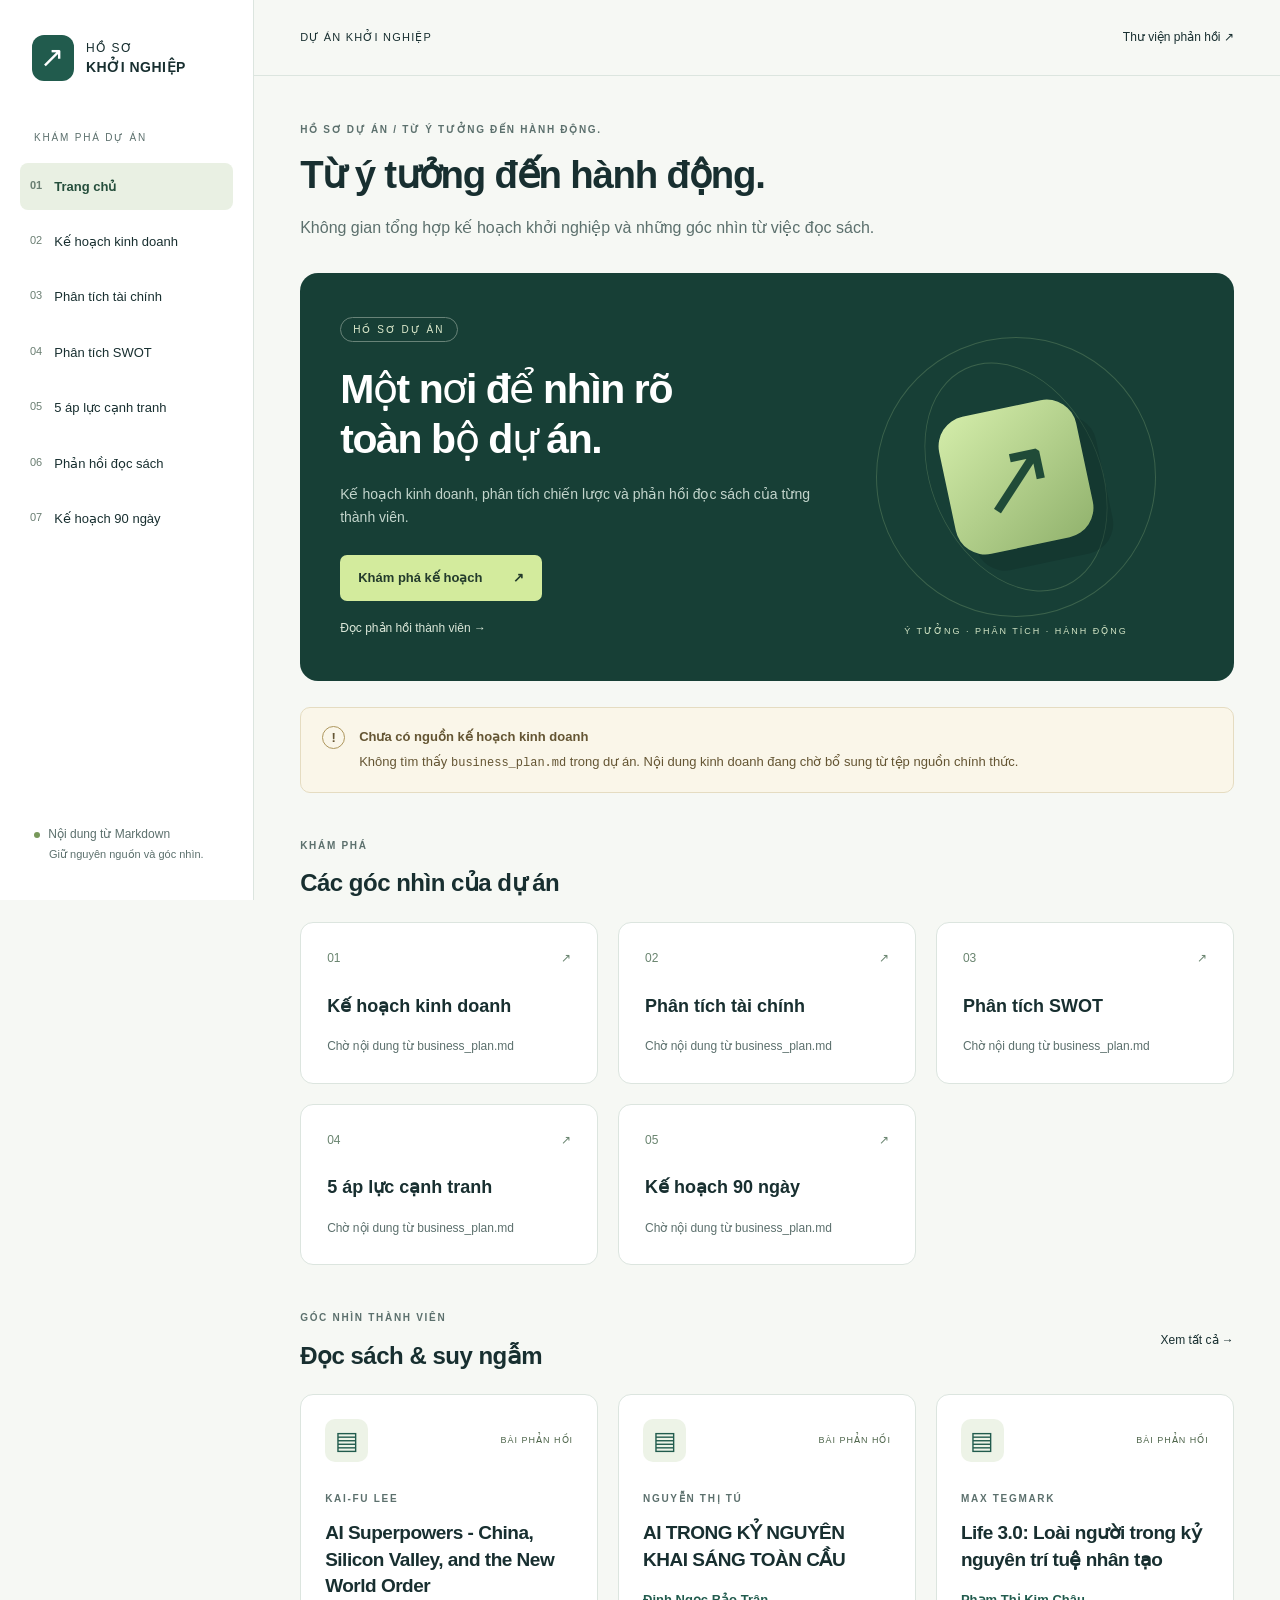
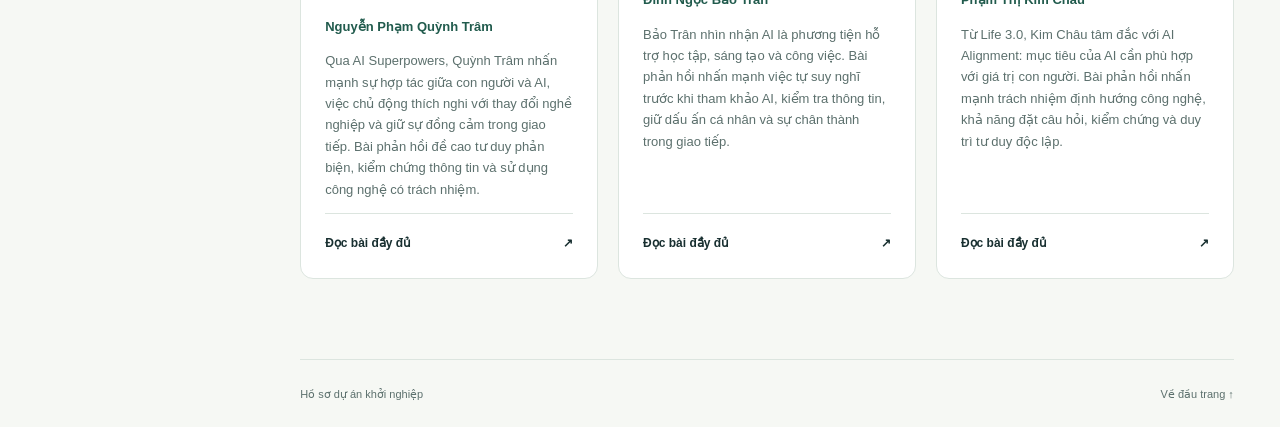
<file: index.html>
<!doctype html><html lang="vi"><head><meta charset="utf-8"><meta name="viewport" content="width=device-width, initial-scale=1"><meta name="description" content="Không gian tổng hợp kế hoạch khởi nghiệp và những góc nhìn từ việc đọc sách."><title>Từ ý tưởng đến hành động. · Hồ sơ khởi nghiệp</title><link rel="stylesheet" href="style.css"></head><body><a class="skip" href="#main">Đến nội dung chính</a><aside class="sidebar"><a class="brand" href="index.html"><span class="brand-icon">↗</span><span>HỒ SƠ<br><b>KHỞI NGHIỆP</b></span></a><p class="nav-label">KHÁM PHÁ DỰ ÁN</p><nav aria-label="Điều hướng chính"><a href="index.html" aria-current="page"><span class="nav-number">01</span>Trang chủ</a><a href="business-plan.html" ><span class="nav-number">02</span>Kế hoạch kinh doanh</a><a href="financial-analysis.html" ><span class="nav-number">03</span>Phân tích tài chính</a><a href="swot.html" ><span class="nav-number">04</span>Phân tích SWOT</a><a href="five-forces.html" ><span class="nav-number">05</span>5 áp lực cạnh tranh</a><a href="reflections.html" ><span class="nav-number">06</span>Phản hồi đọc sách</a><a href="action-plan.html" ><span class="nav-number">07</span>Kế hoạch 90 ngày</a></nav><div class="sidebar-note"><span class="dot"></span> Nội dung từ Markdown<br><small>Giữ nguyên nguồn và góc nhìn.</small></div></aside><div class="shell"><header class="topbar"><span>DỰ ÁN KHỞI NGHIỆP</span><a href="reflections.html">Thư viện phản hồi ↗</a></header><main id="main"><div class="page-heading"><p class="eyebrow">HỒ SƠ DỰ ÁN / TỪ Ý TƯỞNG ĐẾN HÀNH ĐỘNG.</p><h1>Từ ý tưởng đến hành động.</h1><p class="lead">Không gian tổng hợp kế hoạch khởi nghiệp và những góc nhìn từ việc đọc sách.</p></div><section class="hero"><div><span class="pill">HỒ SƠ DỰ ÁN</span><h2>Một nơi để nhìn rõ<br>toàn bộ dự án.</h2><p>Kế hoạch kinh doanh, phân tích chiến lược và phản hồi đọc sách của từng thành viên.</p><a class="button" href="business-plan.html">Khám phá kế hoạch <span>↗</span></a><a class="hero-link" href="reflections.html">Đọc phản hồi thành viên →</a></div><div class="hero-art" aria-hidden="true"><div class="orbit orbit-one"></div><div class="orbit orbit-two"></div><div class="art-core">↗</div><span class="art-label">Ý TƯỞNG · PHÂN TÍCH · HÀNH ĐỘNG</span></div></section><div class="notice"><span class="notice-icon">!</span><div><strong>Chưa có nguồn kế hoạch kinh doanh</strong><p>Không tìm thấy <code>business_plan.md</code> trong dự án. Nội dung kinh doanh đang chờ bổ sung từ tệp nguồn chính thức.</p></div></div><div class="section-heading"><div><p class="eyebrow">KHÁM PHÁ</p><h2>Các góc nhìn của dự án</h2></div></div><div class="grid three"><a class="card route-card" href="business-plan.html"><span class="route-index">01 <span>↗</span></span><h3>Kế hoạch kinh doanh</h3><p>Chờ nội dung từ business_plan.md</p></a><a class="card route-card" href="financial-analysis.html"><span class="route-index">02 <span>↗</span></span><h3>Phân tích tài chính</h3><p>Chờ nội dung từ business_plan.md</p></a><a class="card route-card" href="swot.html"><span class="route-index">03 <span>↗</span></span><h3>Phân tích SWOT</h3><p>Chờ nội dung từ business_plan.md</p></a><a class="card route-card" href="five-forces.html"><span class="route-index">04 <span>↗</span></span><h3>5 áp lực cạnh tranh</h3><p>Chờ nội dung từ business_plan.md</p></a><a class="card route-card" href="action-plan.html"><span class="route-index">05 <span>↗</span></span><h3>Kế hoạch 90 ngày</h3><p>Chờ nội dung từ business_plan.md</p></a></div><div class="section-heading"><div><p class="eyebrow">GÓC NHÌN THÀNH VIÊN</p><h2>Đọc sách & suy ngẫm</h2></div><a href="reflections.html">Xem tất cả →</a></div><div class="grid three"><article class="card reflection-card"><div class="card-top"><span class="book-icon">▤</span><span class="tag">BÀI PHẢN HỒI</span></div><p class="eyebrow">Kai-Fu Lee</p><h2>AI Superpowers - China, Silicon Valley, and the New World Order</h2><p class="member">Nguyễn Phạm Quỳnh Trâm</p><p>Qua AI Superpowers, Quỳnh Trâm nhấn mạnh sự hợp tác giữa con người và AI, việc chủ động thích nghi với thay đổi nghề nghiệp và giữ sự đồng cảm trong giao tiếp. Bài phản hồi đề cao tư duy phản biện, kiểm chứng thông tin và sử dụng công nghệ có trách nhiệm.</p><a class="text-link" href="reflection-quynh-tram.html">Đọc bài đầy đủ <span>↗</span></a></article><article class="card reflection-card"><div class="card-top"><span class="book-icon">▤</span><span class="tag">BÀI PHẢN HỒI</span></div><p class="eyebrow">Nguyễn Thị Tú</p><h2>AI TRONG KỶ NGUYÊN KHAI SÁNG TOÀN CẦU</h2><p class="member">Đinh Ngọc Bảo Trân</p><p>Bảo Trân nhìn nhận AI là phương tiện hỗ trợ học tập, sáng tạo và công việc. Bài phản hồi nhấn mạnh việc tự suy nghĩ trước khi tham khảo AI, kiểm tra thông tin, giữ dấu ấn cá nhân và sự chân thành trong giao tiếp.</p><a class="text-link" href="reflection-bao-tran.html">Đọc bài đầy đủ <span>↗</span></a></article><article class="card reflection-card"><div class="card-top"><span class="book-icon">▤</span><span class="tag">BÀI PHẢN HỒI</span></div><p class="eyebrow">Max Tegmark</p><h2>Life 3.0: Loài người trong kỷ nguyên trí tuệ nhân tạo</h2><p class="member">Phạm Thị Kim Châu</p><p>Từ Life 3.0, Kim Châu tâm đắc với AI Alignment: mục tiêu của AI cần phù hợp với giá trị con người. Bài phản hồi nhấn mạnh trách nhiệm định hướng công nghệ, khả năng đặt câu hỏi, kiểm chứng và duy trì tư duy độc lập.</p><a class="text-link" href="reflection-kim-chau.html">Đọc bài đầy đủ <span>↗</span></a></article></div></main><footer><span>Hồ sơ dự án khởi nghiệp</span><a href="#main">Về đầu trang ↑</a></footer></div></body></html>
</file>
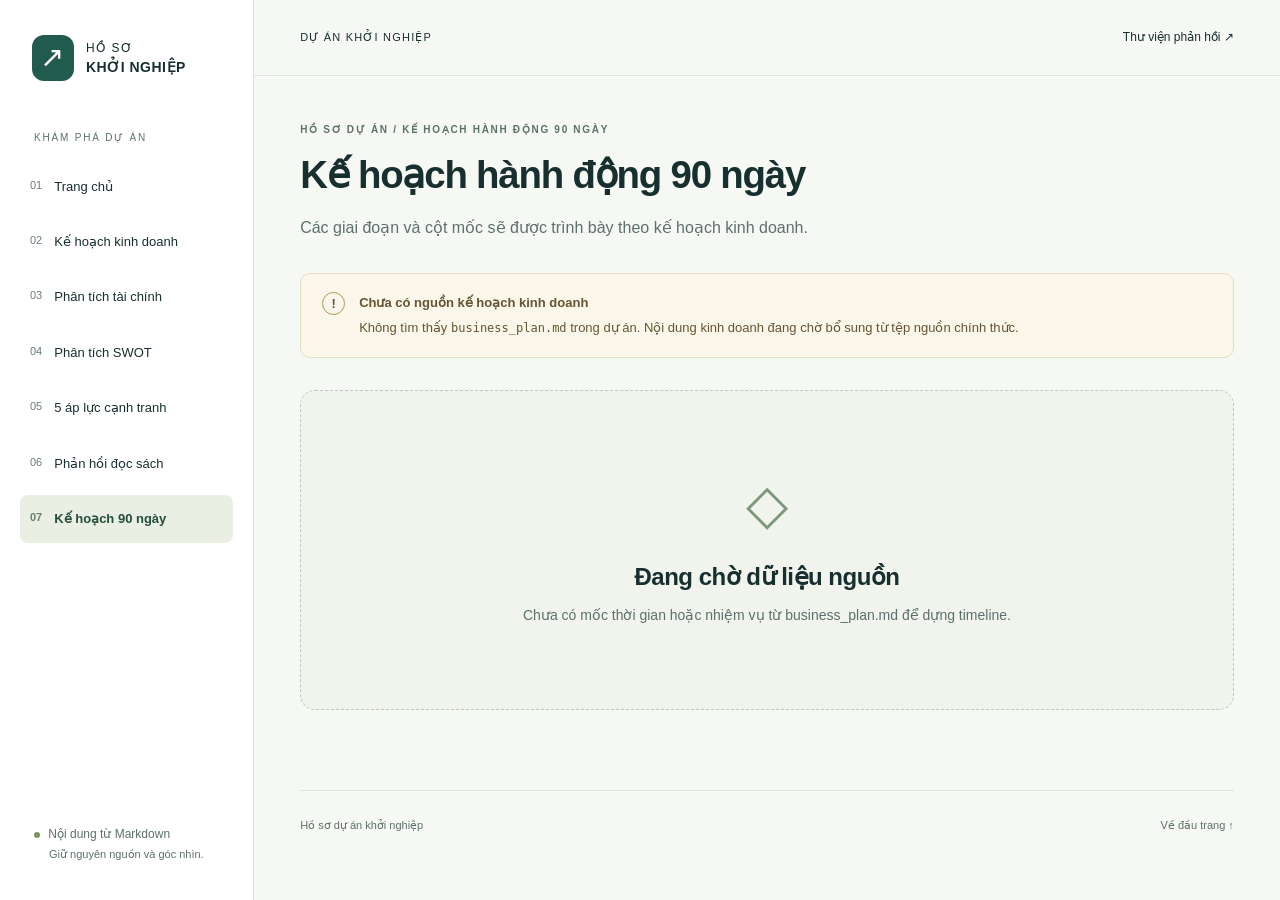
<file: action-plan.html>
<!doctype html><html lang="vi"><head><meta charset="utf-8"><meta name="viewport" content="width=device-width, initial-scale=1"><meta name="description" content="Các giai đoạn và cột mốc sẽ được trình bày theo kế hoạch kinh doanh."><title>Kế hoạch hành động 90 ngày · Hồ sơ khởi nghiệp</title><link rel="stylesheet" href="style.css"></head><body><a class="skip" href="#main">Đến nội dung chính</a><aside class="sidebar"><a class="brand" href="index.html"><span class="brand-icon">↗</span><span>HỒ SƠ<br><b>KHỞI NGHIỆP</b></span></a><p class="nav-label">KHÁM PHÁ DỰ ÁN</p><nav aria-label="Điều hướng chính"><a href="index.html" ><span class="nav-number">01</span>Trang chủ</a><a href="business-plan.html" ><span class="nav-number">02</span>Kế hoạch kinh doanh</a><a href="financial-analysis.html" ><span class="nav-number">03</span>Phân tích tài chính</a><a href="swot.html" ><span class="nav-number">04</span>Phân tích SWOT</a><a href="five-forces.html" ><span class="nav-number">05</span>5 áp lực cạnh tranh</a><a href="reflections.html" ><span class="nav-number">06</span>Phản hồi đọc sách</a><a href="action-plan.html" aria-current="page"><span class="nav-number">07</span>Kế hoạch 90 ngày</a></nav><div class="sidebar-note"><span class="dot"></span> Nội dung từ Markdown<br><small>Giữ nguyên nguồn và góc nhìn.</small></div></aside><div class="shell"><header class="topbar"><span>DỰ ÁN KHỞI NGHIỆP</span><a href="reflections.html">Thư viện phản hồi ↗</a></header><main id="main"><div class="page-heading"><p class="eyebrow">HỒ SƠ DỰ ÁN / KẾ HOẠCH HÀNH ĐỘNG 90 NGÀY</p><h1>Kế hoạch hành động 90 ngày</h1><p class="lead">Các giai đoạn và cột mốc sẽ được trình bày theo kế hoạch kinh doanh.</p></div><div class="notice"><span class="notice-icon">!</span><div><strong>Chưa có nguồn kế hoạch kinh doanh</strong><p>Không tìm thấy <code>business_plan.md</code> trong dự án. Nội dung kinh doanh đang chờ bổ sung từ tệp nguồn chính thức.</p></div></div><div class="empty"><span class="empty-symbol">◇</span><h2>Đang chờ dữ liệu nguồn</h2><p>Chưa có mốc thời gian hoặc nhiệm vụ từ business_plan.md để dựng timeline.</p></div></main><footer><span>Hồ sơ dự án khởi nghiệp</span><a href="#main">Về đầu trang ↑</a></footer></div></body></html>
</file>
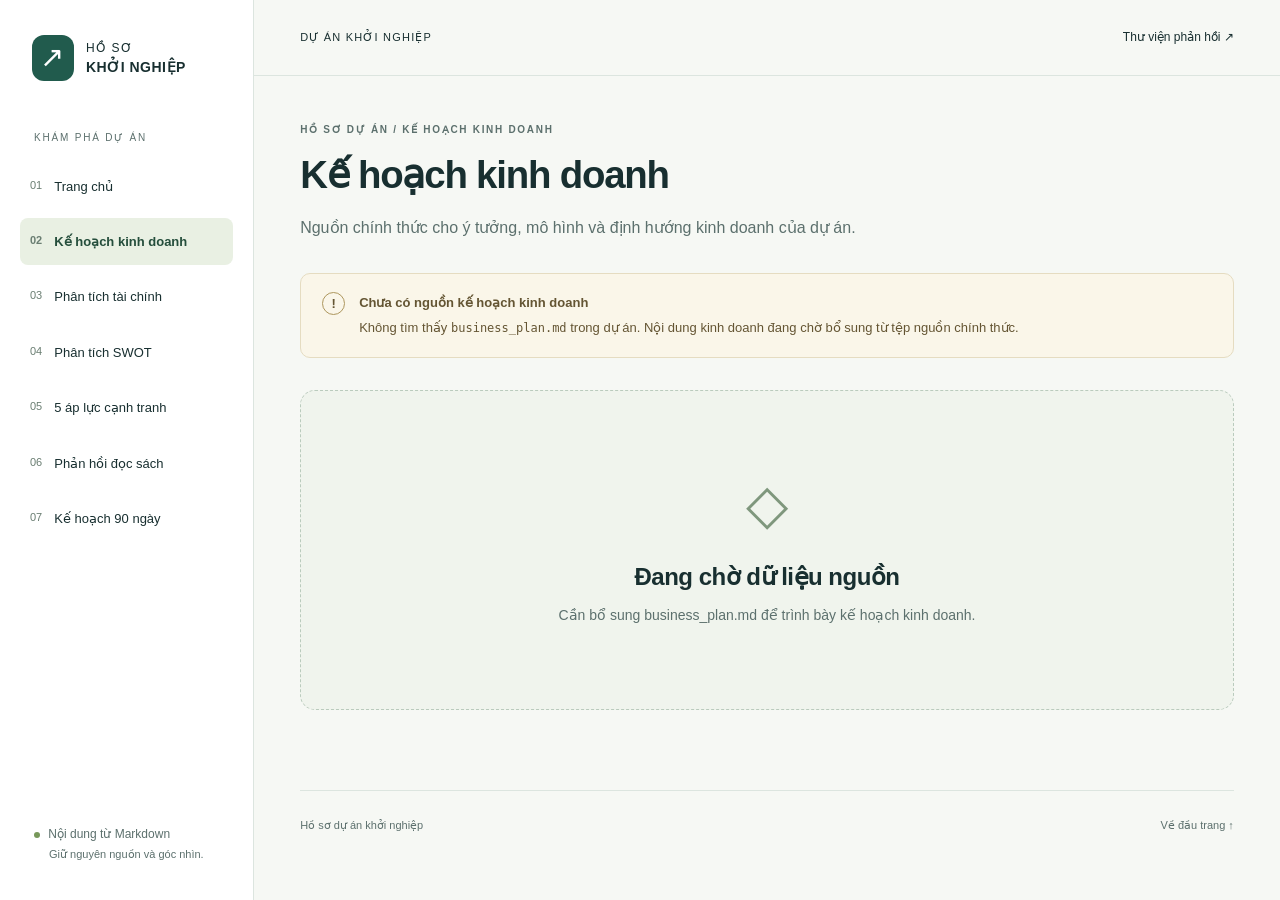
<file: business-plan.html>
<!doctype html><html lang="vi"><head><meta charset="utf-8"><meta name="viewport" content="width=device-width, initial-scale=1"><meta name="description" content="Nguồn chính thức cho ý tưởng, mô hình và định hướng kinh doanh của dự án."><title>Kế hoạch kinh doanh · Hồ sơ khởi nghiệp</title><link rel="stylesheet" href="style.css"></head><body><a class="skip" href="#main">Đến nội dung chính</a><aside class="sidebar"><a class="brand" href="index.html"><span class="brand-icon">↗</span><span>HỒ SƠ<br><b>KHỞI NGHIỆP</b></span></a><p class="nav-label">KHÁM PHÁ DỰ ÁN</p><nav aria-label="Điều hướng chính"><a href="index.html" ><span class="nav-number">01</span>Trang chủ</a><a href="business-plan.html" aria-current="page"><span class="nav-number">02</span>Kế hoạch kinh doanh</a><a href="financial-analysis.html" ><span class="nav-number">03</span>Phân tích tài chính</a><a href="swot.html" ><span class="nav-number">04</span>Phân tích SWOT</a><a href="five-forces.html" ><span class="nav-number">05</span>5 áp lực cạnh tranh</a><a href="reflections.html" ><span class="nav-number">06</span>Phản hồi đọc sách</a><a href="action-plan.html" ><span class="nav-number">07</span>Kế hoạch 90 ngày</a></nav><div class="sidebar-note"><span class="dot"></span> Nội dung từ Markdown<br><small>Giữ nguyên nguồn và góc nhìn.</small></div></aside><div class="shell"><header class="topbar"><span>DỰ ÁN KHỞI NGHIỆP</span><a href="reflections.html">Thư viện phản hồi ↗</a></header><main id="main"><div class="page-heading"><p class="eyebrow">HỒ SƠ DỰ ÁN / KẾ HOẠCH KINH DOANH</p><h1>Kế hoạch kinh doanh</h1><p class="lead">Nguồn chính thức cho ý tưởng, mô hình và định hướng kinh doanh của dự án.</p></div><div class="notice"><span class="notice-icon">!</span><div><strong>Chưa có nguồn kế hoạch kinh doanh</strong><p>Không tìm thấy <code>business_plan.md</code> trong dự án. Nội dung kinh doanh đang chờ bổ sung từ tệp nguồn chính thức.</p></div></div><div class="empty"><span class="empty-symbol">◇</span><h2>Đang chờ dữ liệu nguồn</h2><p>Cần bổ sung business_plan.md để trình bày kế hoạch kinh doanh.</p></div></main><footer><span>Hồ sơ dự án khởi nghiệp</span><a href="#main">Về đầu trang ↑</a></footer></div></body></html>
</file>
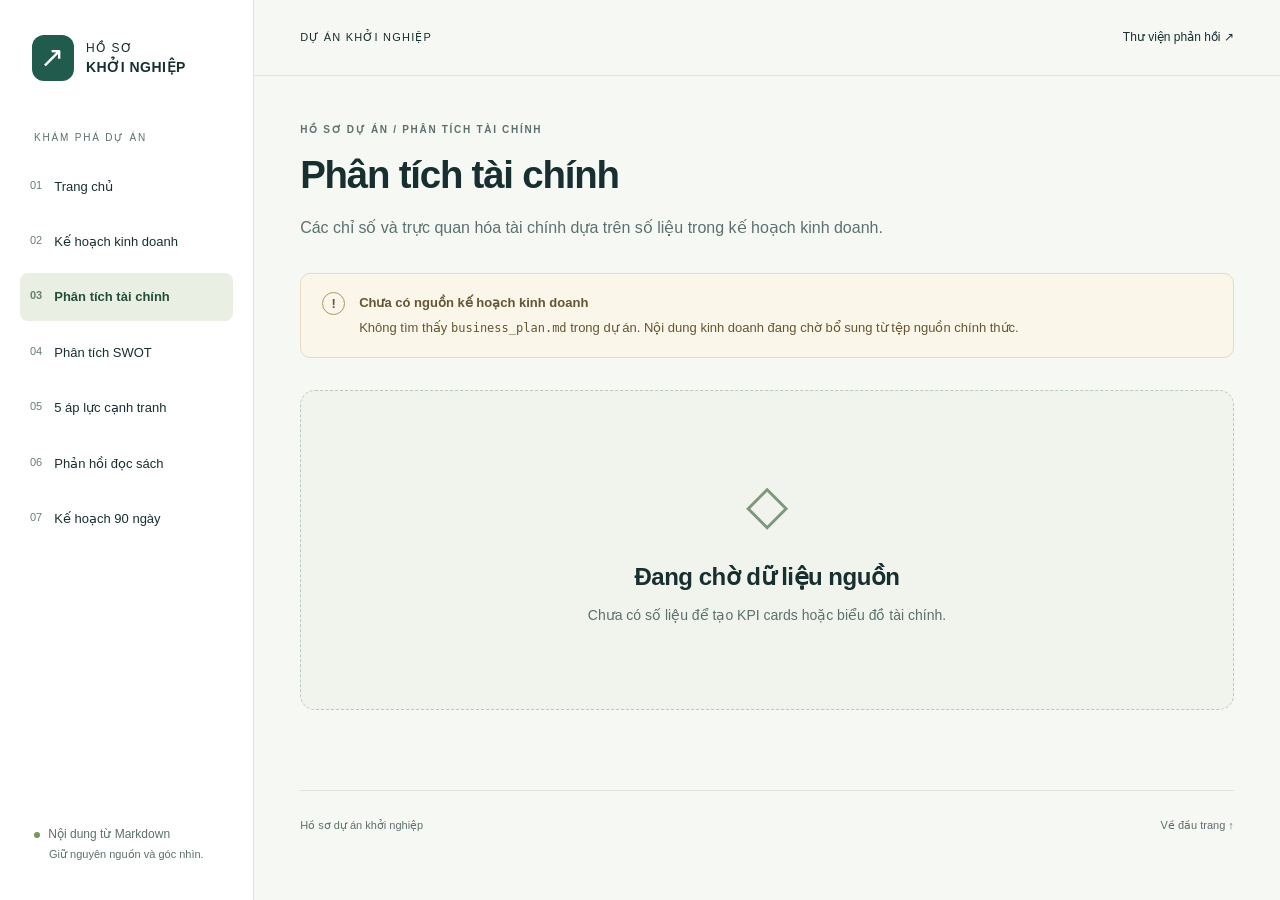
<file: financial-analysis.html>
<!doctype html><html lang="vi"><head><meta charset="utf-8"><meta name="viewport" content="width=device-width, initial-scale=1"><meta name="description" content="Các chỉ số và trực quan hóa tài chính dựa trên số liệu trong kế hoạch kinh doanh."><title>Phân tích tài chính · Hồ sơ khởi nghiệp</title><link rel="stylesheet" href="style.css"></head><body><a class="skip" href="#main">Đến nội dung chính</a><aside class="sidebar"><a class="brand" href="index.html"><span class="brand-icon">↗</span><span>HỒ SƠ<br><b>KHỞI NGHIỆP</b></span></a><p class="nav-label">KHÁM PHÁ DỰ ÁN</p><nav aria-label="Điều hướng chính"><a href="index.html" ><span class="nav-number">01</span>Trang chủ</a><a href="business-plan.html" ><span class="nav-number">02</span>Kế hoạch kinh doanh</a><a href="financial-analysis.html" aria-current="page"><span class="nav-number">03</span>Phân tích tài chính</a><a href="swot.html" ><span class="nav-number">04</span>Phân tích SWOT</a><a href="five-forces.html" ><span class="nav-number">05</span>5 áp lực cạnh tranh</a><a href="reflections.html" ><span class="nav-number">06</span>Phản hồi đọc sách</a><a href="action-plan.html" ><span class="nav-number">07</span>Kế hoạch 90 ngày</a></nav><div class="sidebar-note"><span class="dot"></span> Nội dung từ Markdown<br><small>Giữ nguyên nguồn và góc nhìn.</small></div></aside><div class="shell"><header class="topbar"><span>DỰ ÁN KHỞI NGHIỆP</span><a href="reflections.html">Thư viện phản hồi ↗</a></header><main id="main"><div class="page-heading"><p class="eyebrow">HỒ SƠ DỰ ÁN / PHÂN TÍCH TÀI CHÍNH</p><h1>Phân tích tài chính</h1><p class="lead">Các chỉ số và trực quan hóa tài chính dựa trên số liệu trong kế hoạch kinh doanh.</p></div><div class="notice"><span class="notice-icon">!</span><div><strong>Chưa có nguồn kế hoạch kinh doanh</strong><p>Không tìm thấy <code>business_plan.md</code> trong dự án. Nội dung kinh doanh đang chờ bổ sung từ tệp nguồn chính thức.</p></div></div><div class="empty"><span class="empty-symbol">◇</span><h2>Đang chờ dữ liệu nguồn</h2><p>Chưa có số liệu để tạo KPI cards hoặc biểu đồ tài chính.</p></div></main><footer><span>Hồ sơ dự án khởi nghiệp</span><a href="#main">Về đầu trang ↑</a></footer></div></body></html>
</file>
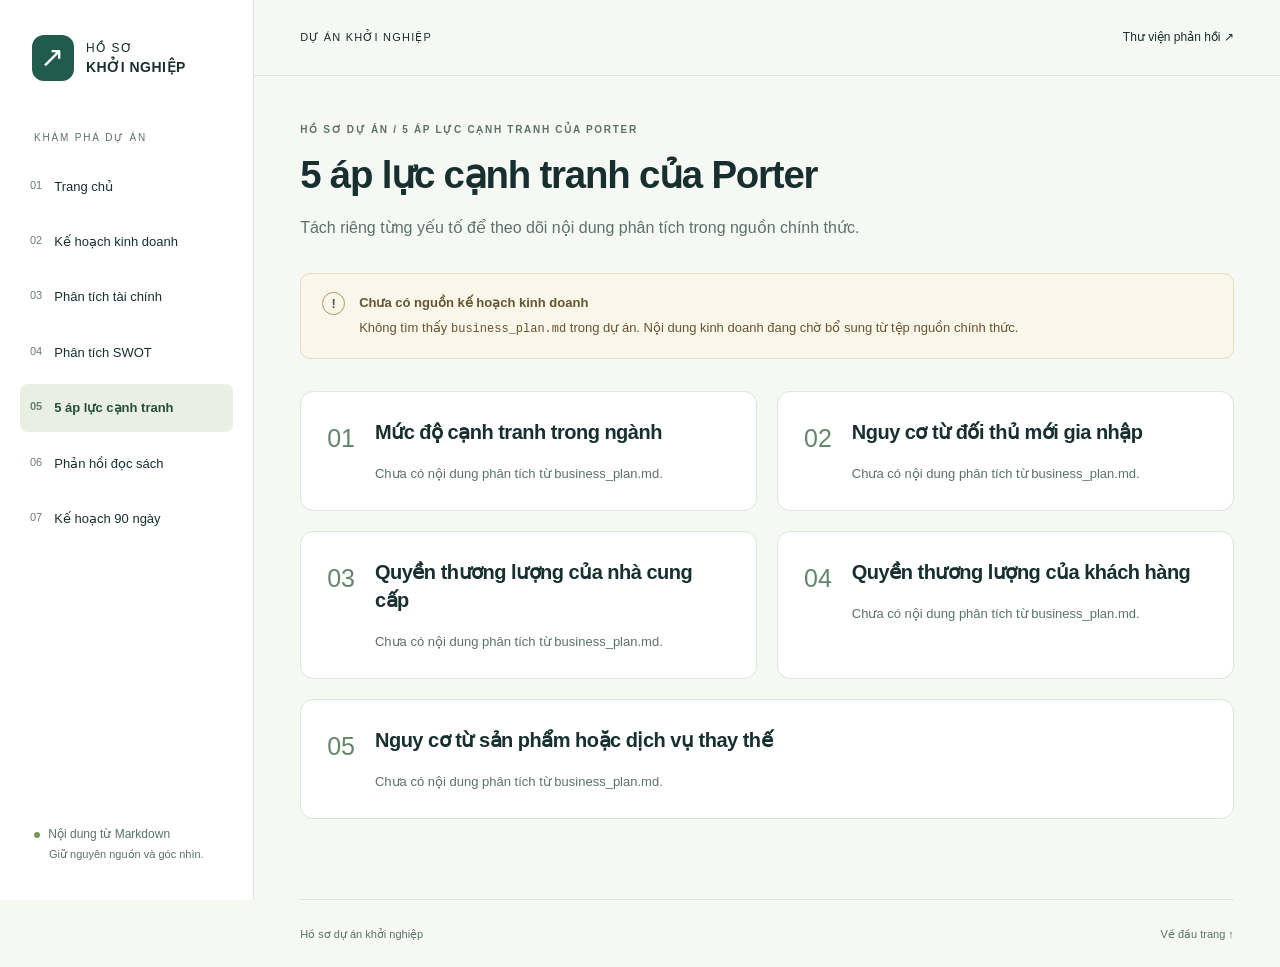
<file: five-forces.html>
<!doctype html><html lang="vi"><head><meta charset="utf-8"><meta name="viewport" content="width=device-width, initial-scale=1"><meta name="description" content="Tách riêng từng yếu tố để theo dõi nội dung phân tích trong nguồn chính thức."><title>5 áp lực cạnh tranh của Porter · Hồ sơ khởi nghiệp</title><link rel="stylesheet" href="style.css"></head><body><a class="skip" href="#main">Đến nội dung chính</a><aside class="sidebar"><a class="brand" href="index.html"><span class="brand-icon">↗</span><span>HỒ SƠ<br><b>KHỞI NGHIỆP</b></span></a><p class="nav-label">KHÁM PHÁ DỰ ÁN</p><nav aria-label="Điều hướng chính"><a href="index.html" ><span class="nav-number">01</span>Trang chủ</a><a href="business-plan.html" ><span class="nav-number">02</span>Kế hoạch kinh doanh</a><a href="financial-analysis.html" ><span class="nav-number">03</span>Phân tích tài chính</a><a href="swot.html" ><span class="nav-number">04</span>Phân tích SWOT</a><a href="five-forces.html" aria-current="page"><span class="nav-number">05</span>5 áp lực cạnh tranh</a><a href="reflections.html" ><span class="nav-number">06</span>Phản hồi đọc sách</a><a href="action-plan.html" ><span class="nav-number">07</span>Kế hoạch 90 ngày</a></nav><div class="sidebar-note"><span class="dot"></span> Nội dung từ Markdown<br><small>Giữ nguyên nguồn và góc nhìn.</small></div></aside><div class="shell"><header class="topbar"><span>DỰ ÁN KHỞI NGHIỆP</span><a href="reflections.html">Thư viện phản hồi ↗</a></header><main id="main"><div class="page-heading"><p class="eyebrow">HỒ SƠ DỰ ÁN / 5 ÁP LỰC CẠNH TRANH CỦA PORTER</p><h1>5 áp lực cạnh tranh của Porter</h1><p class="lead">Tách riêng từng yếu tố để theo dõi nội dung phân tích trong nguồn chính thức.</p></div><div class="notice"><span class="notice-icon">!</span><div><strong>Chưa có nguồn kế hoạch kinh doanh</strong><p>Không tìm thấy <code>business_plan.md</code> trong dự án. Nội dung kinh doanh đang chờ bổ sung từ tệp nguồn chính thức.</p></div></div><div class="grid two forces"><article class="card force"><span class="force-number">01</span><div><h2>Mức độ cạnh tranh trong ngành</h2><p>Chưa có nội dung phân tích từ business_plan.md.</p></div></article><article class="card force"><span class="force-number">02</span><div><h2>Nguy cơ từ đối thủ mới gia nhập</h2><p>Chưa có nội dung phân tích từ business_plan.md.</p></div></article><article class="card force"><span class="force-number">03</span><div><h2>Quyền thương lượng của nhà cung cấp</h2><p>Chưa có nội dung phân tích từ business_plan.md.</p></div></article><article class="card force"><span class="force-number">04</span><div><h2>Quyền thương lượng của khách hàng</h2><p>Chưa có nội dung phân tích từ business_plan.md.</p></div></article><article class="card force"><span class="force-number">05</span><div><h2>Nguy cơ từ sản phẩm hoặc dịch vụ thay thế</h2><p>Chưa có nội dung phân tích từ business_plan.md.</p></div></article></div></main><footer><span>Hồ sơ dự án khởi nghiệp</span><a href="#main">Về đầu trang ↑</a></footer></div></body></html>
</file>
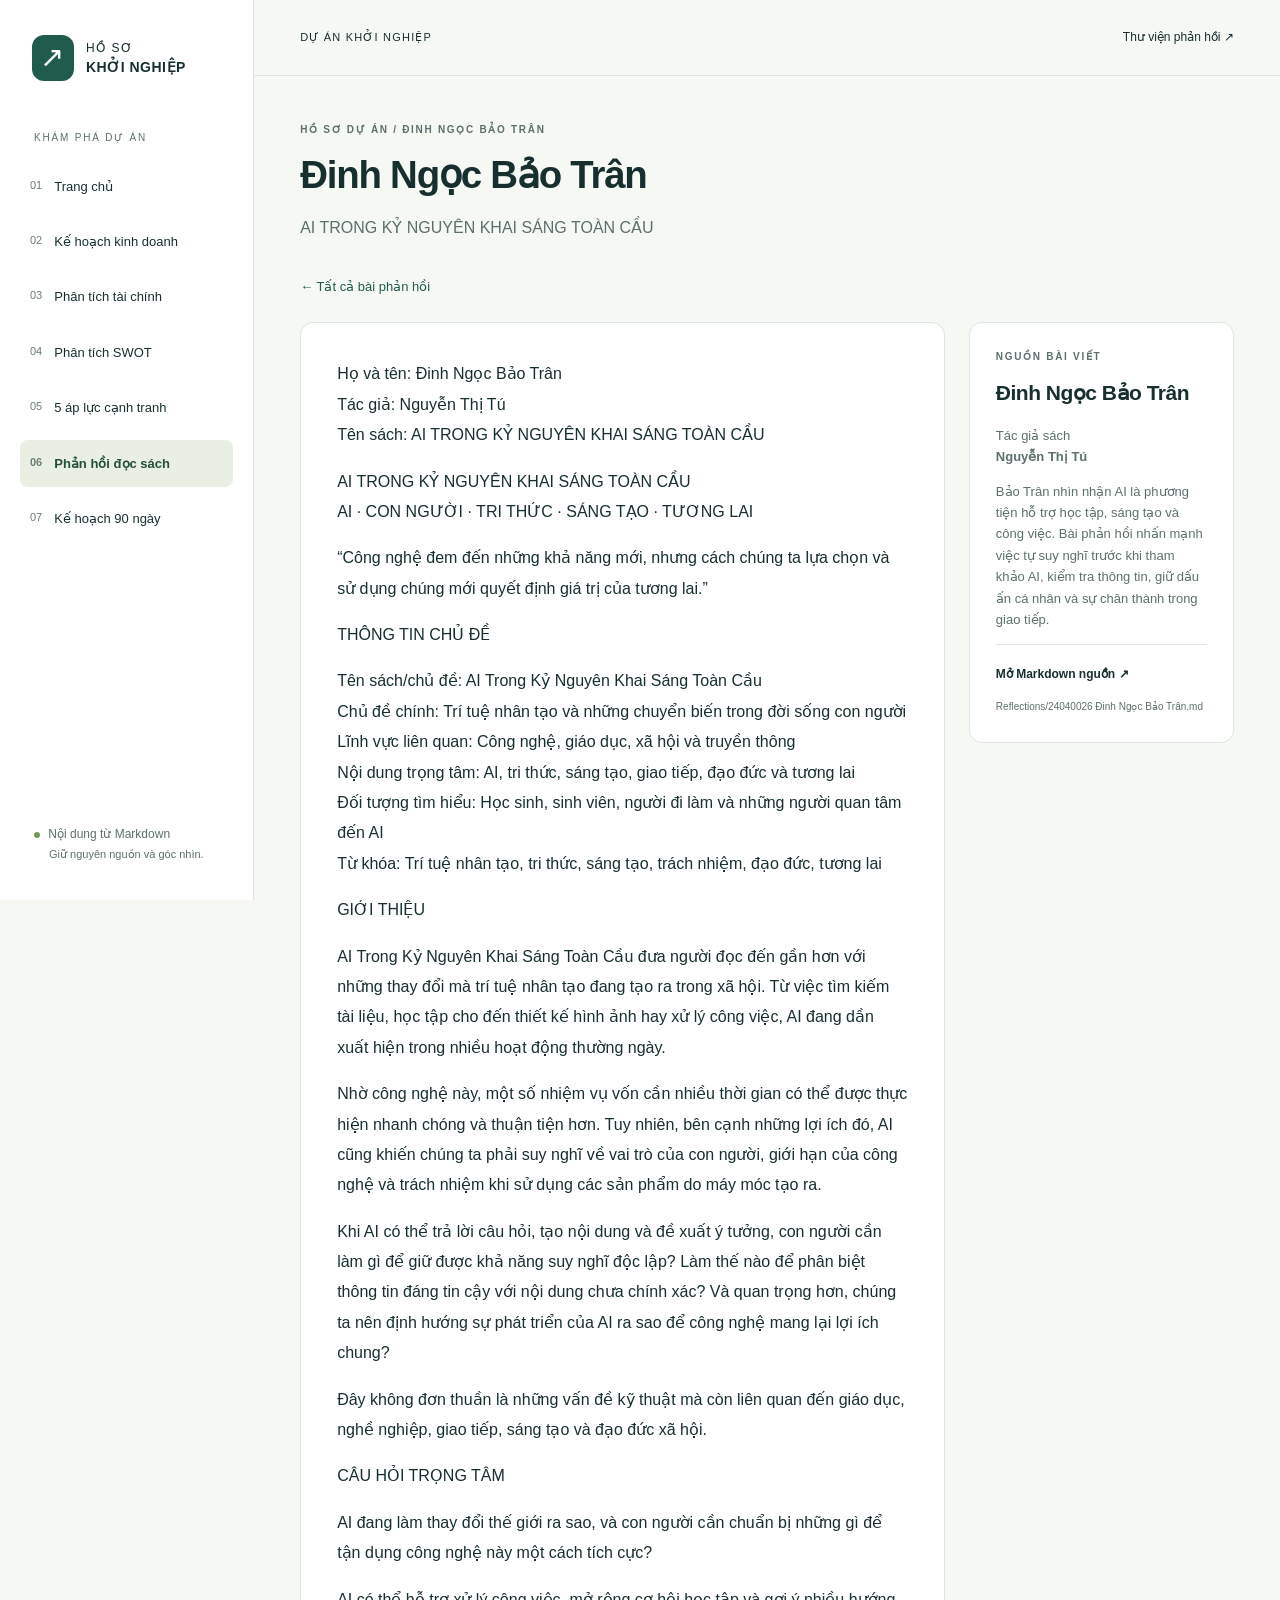
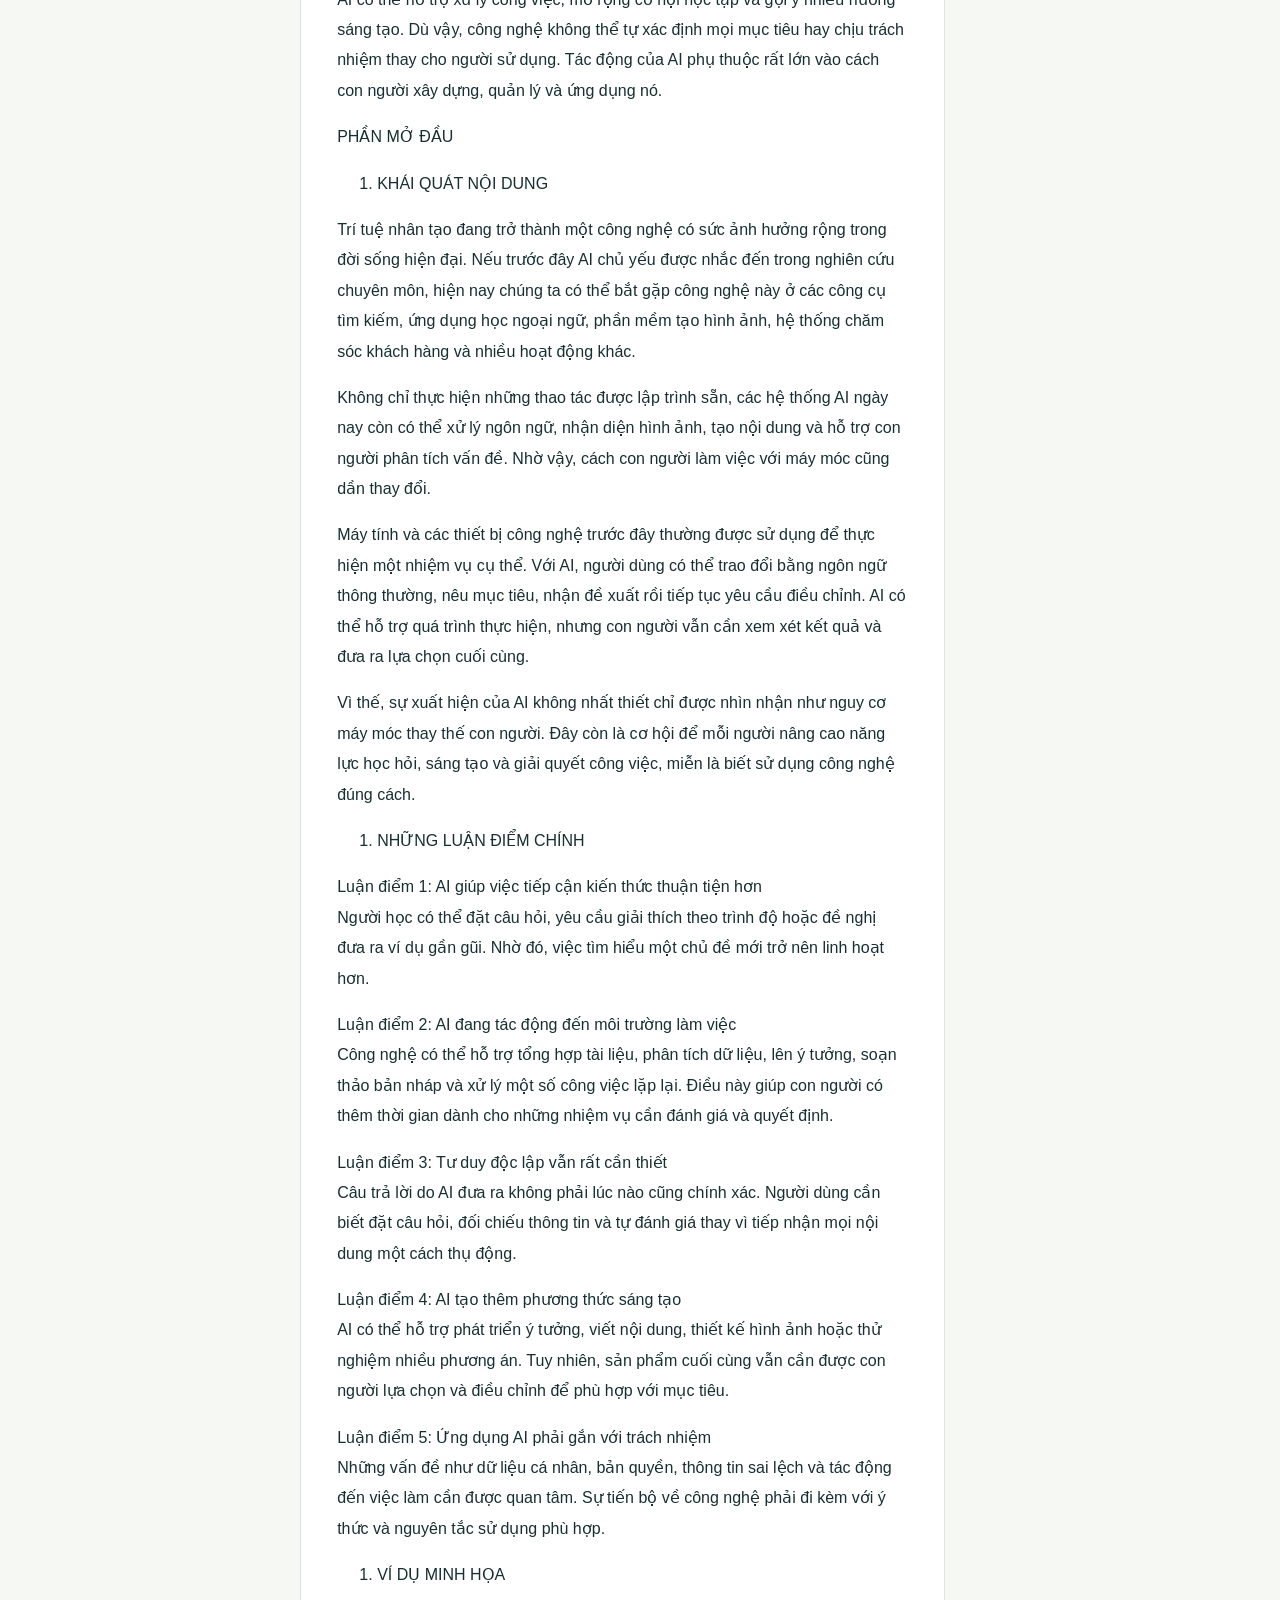
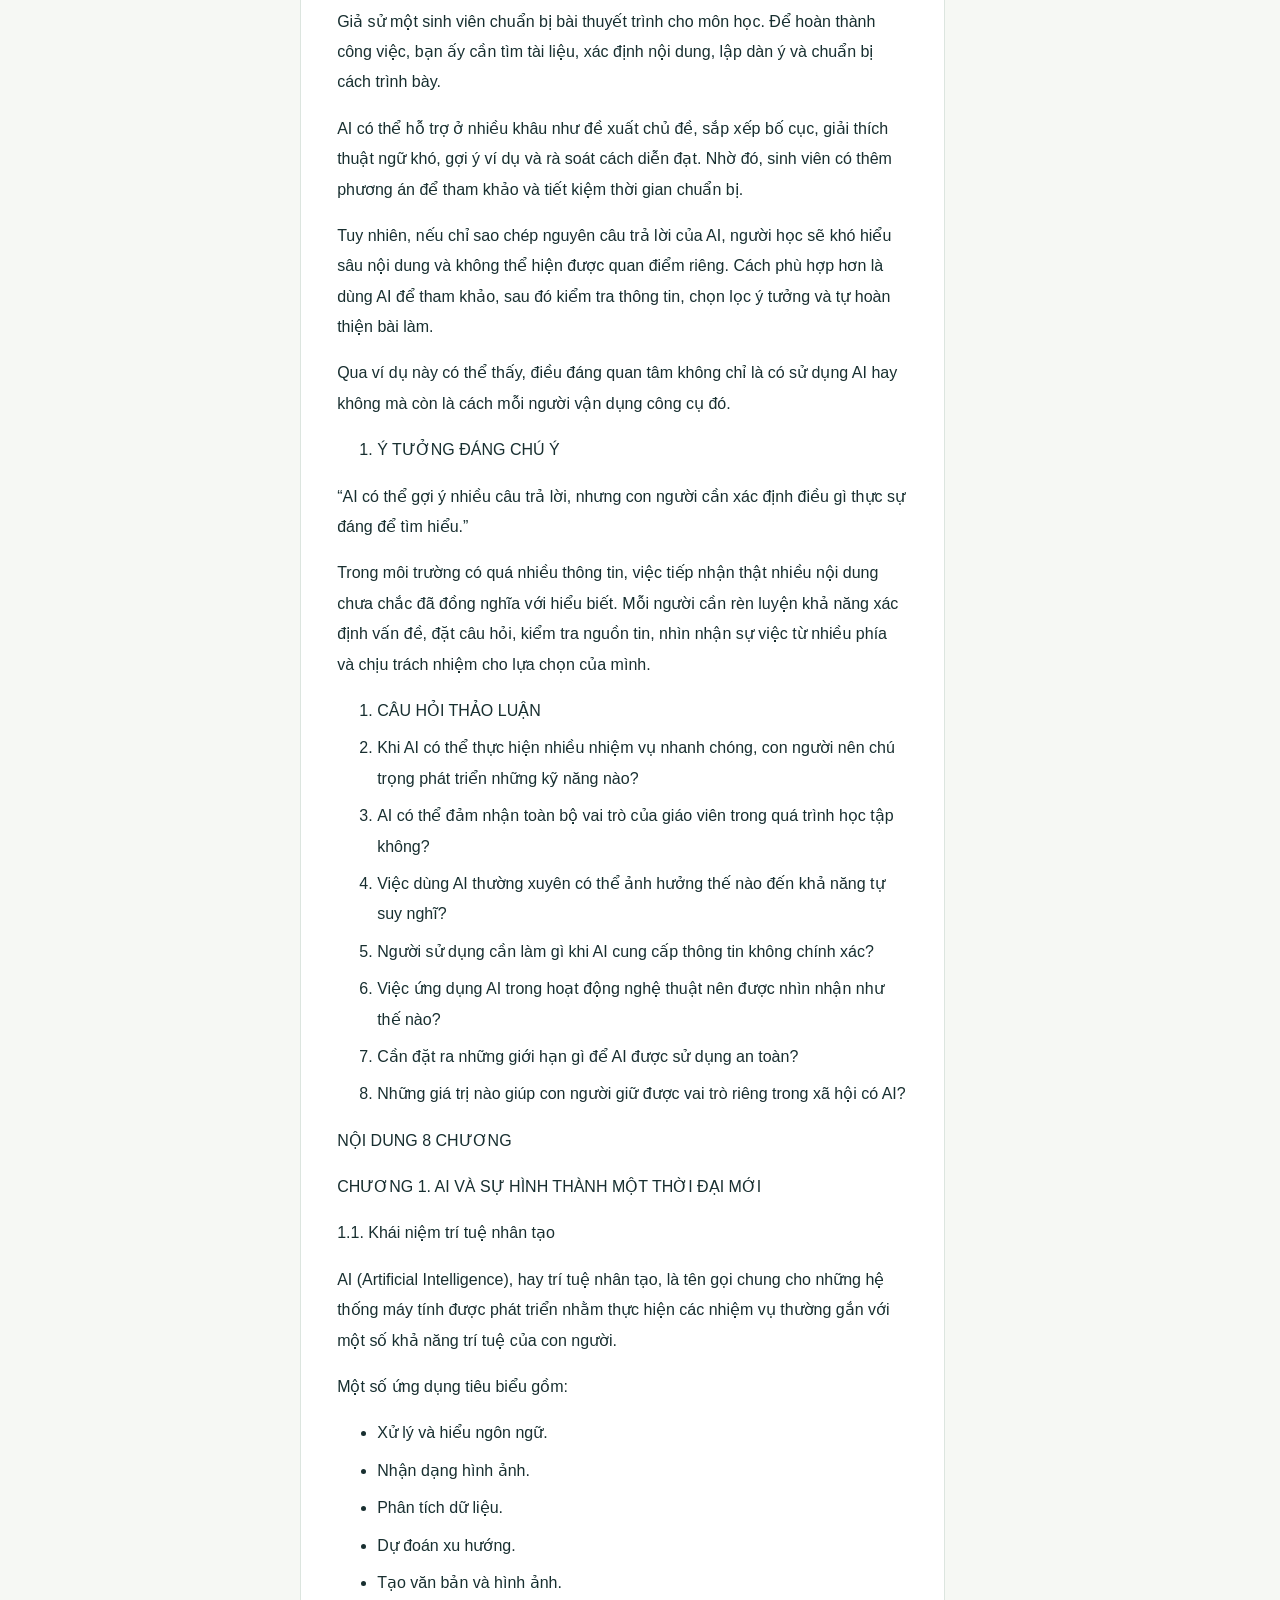
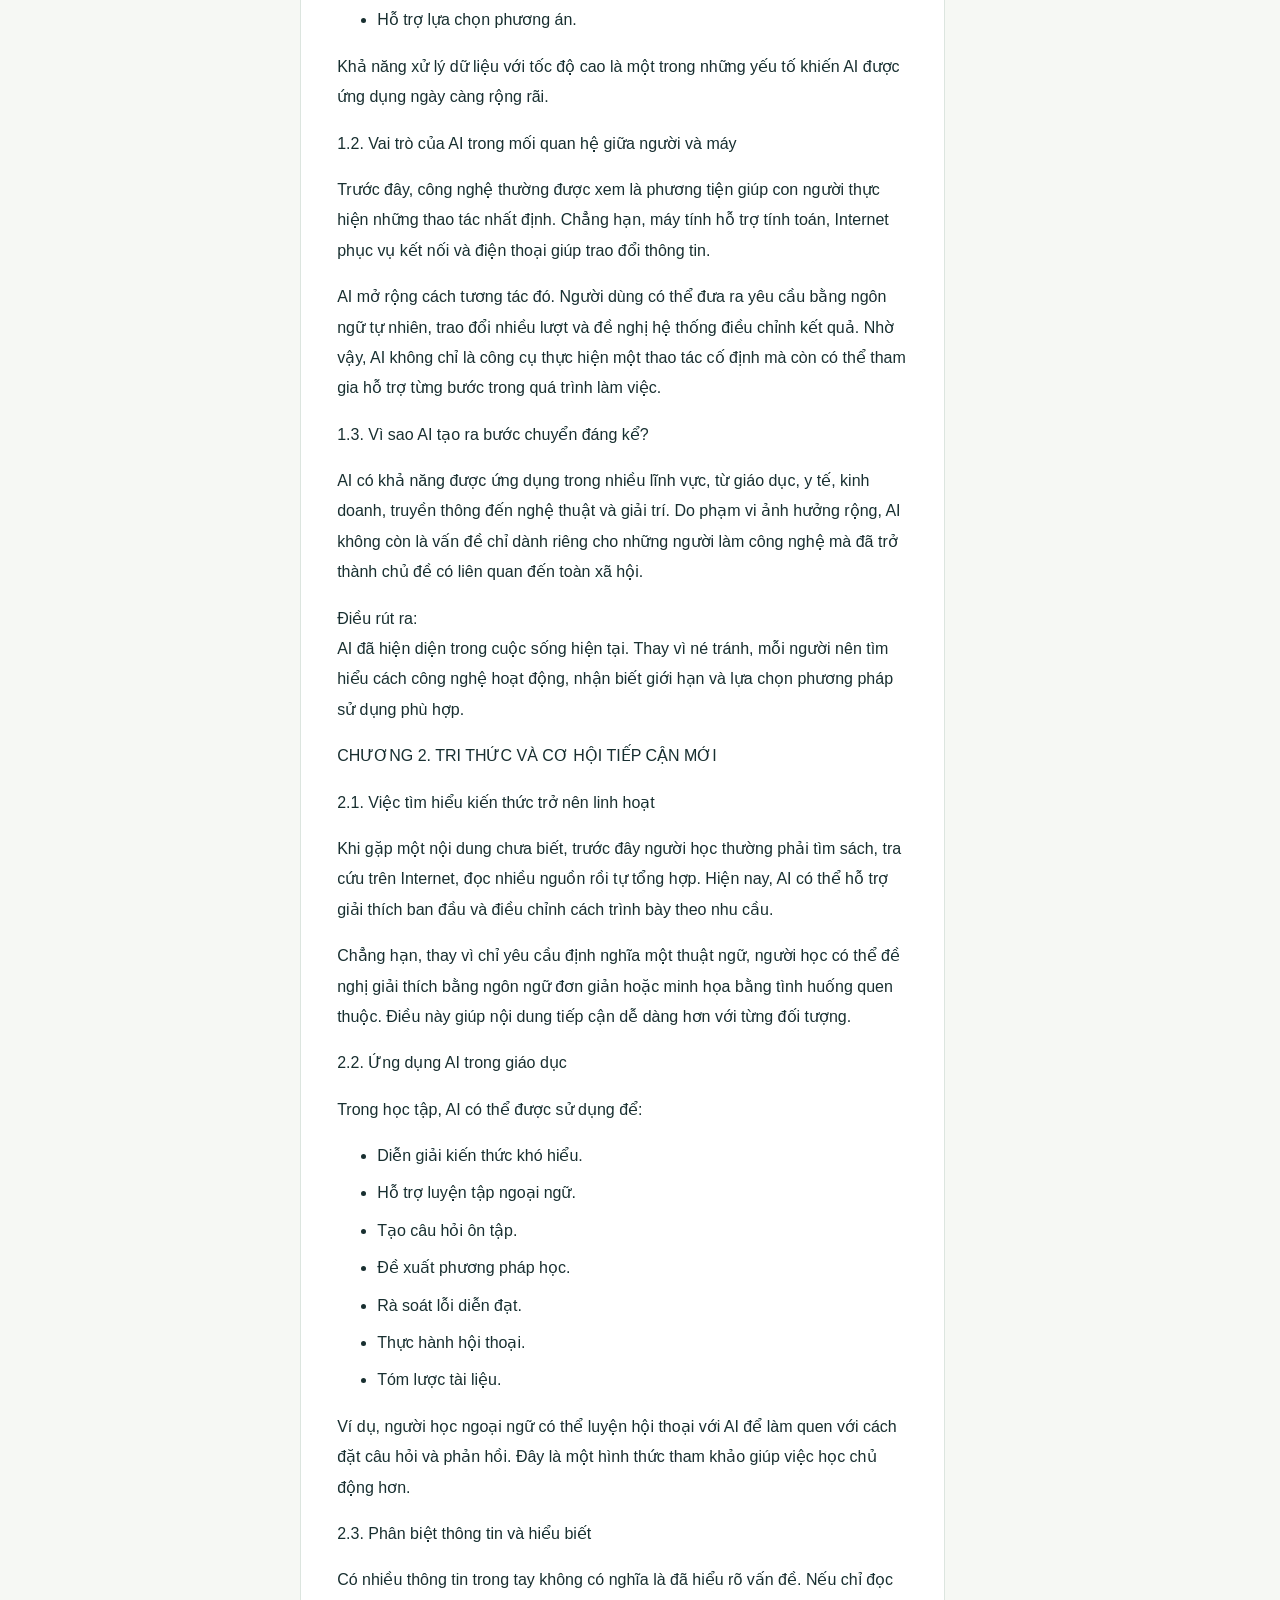
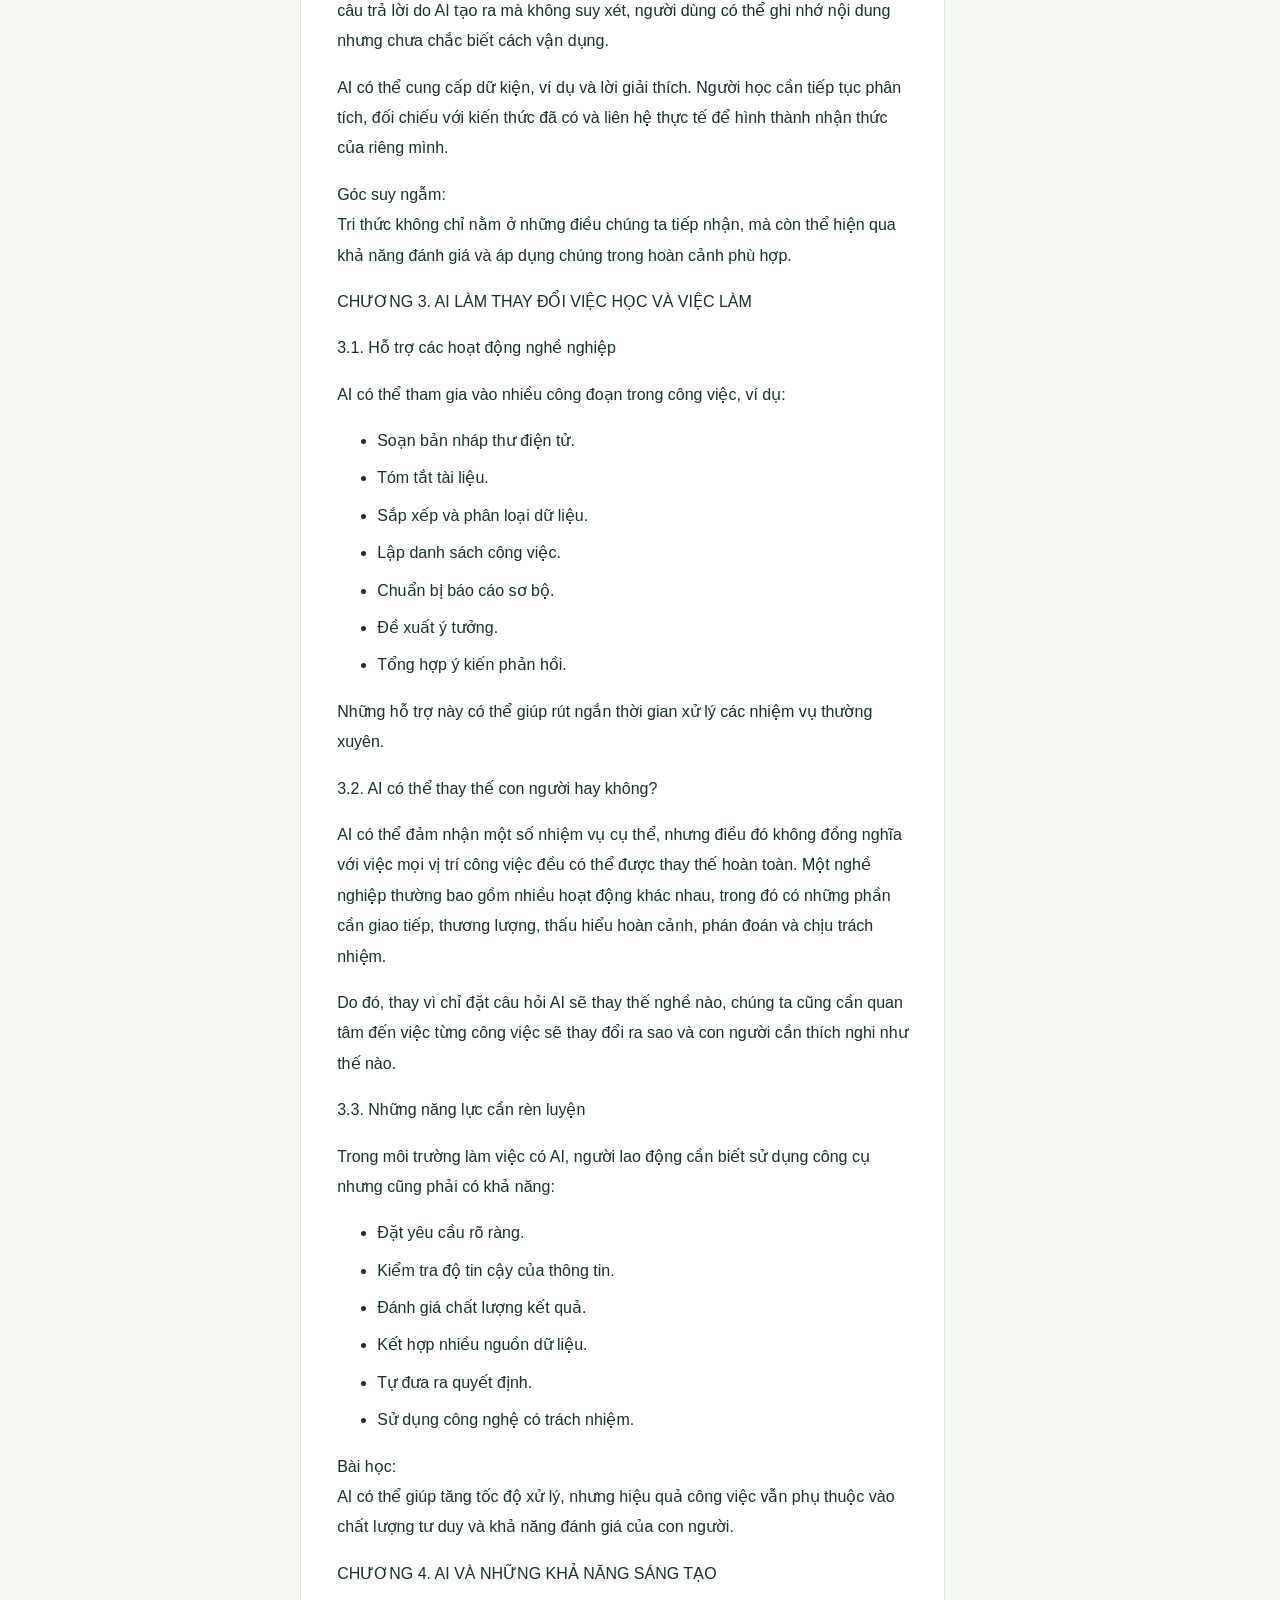
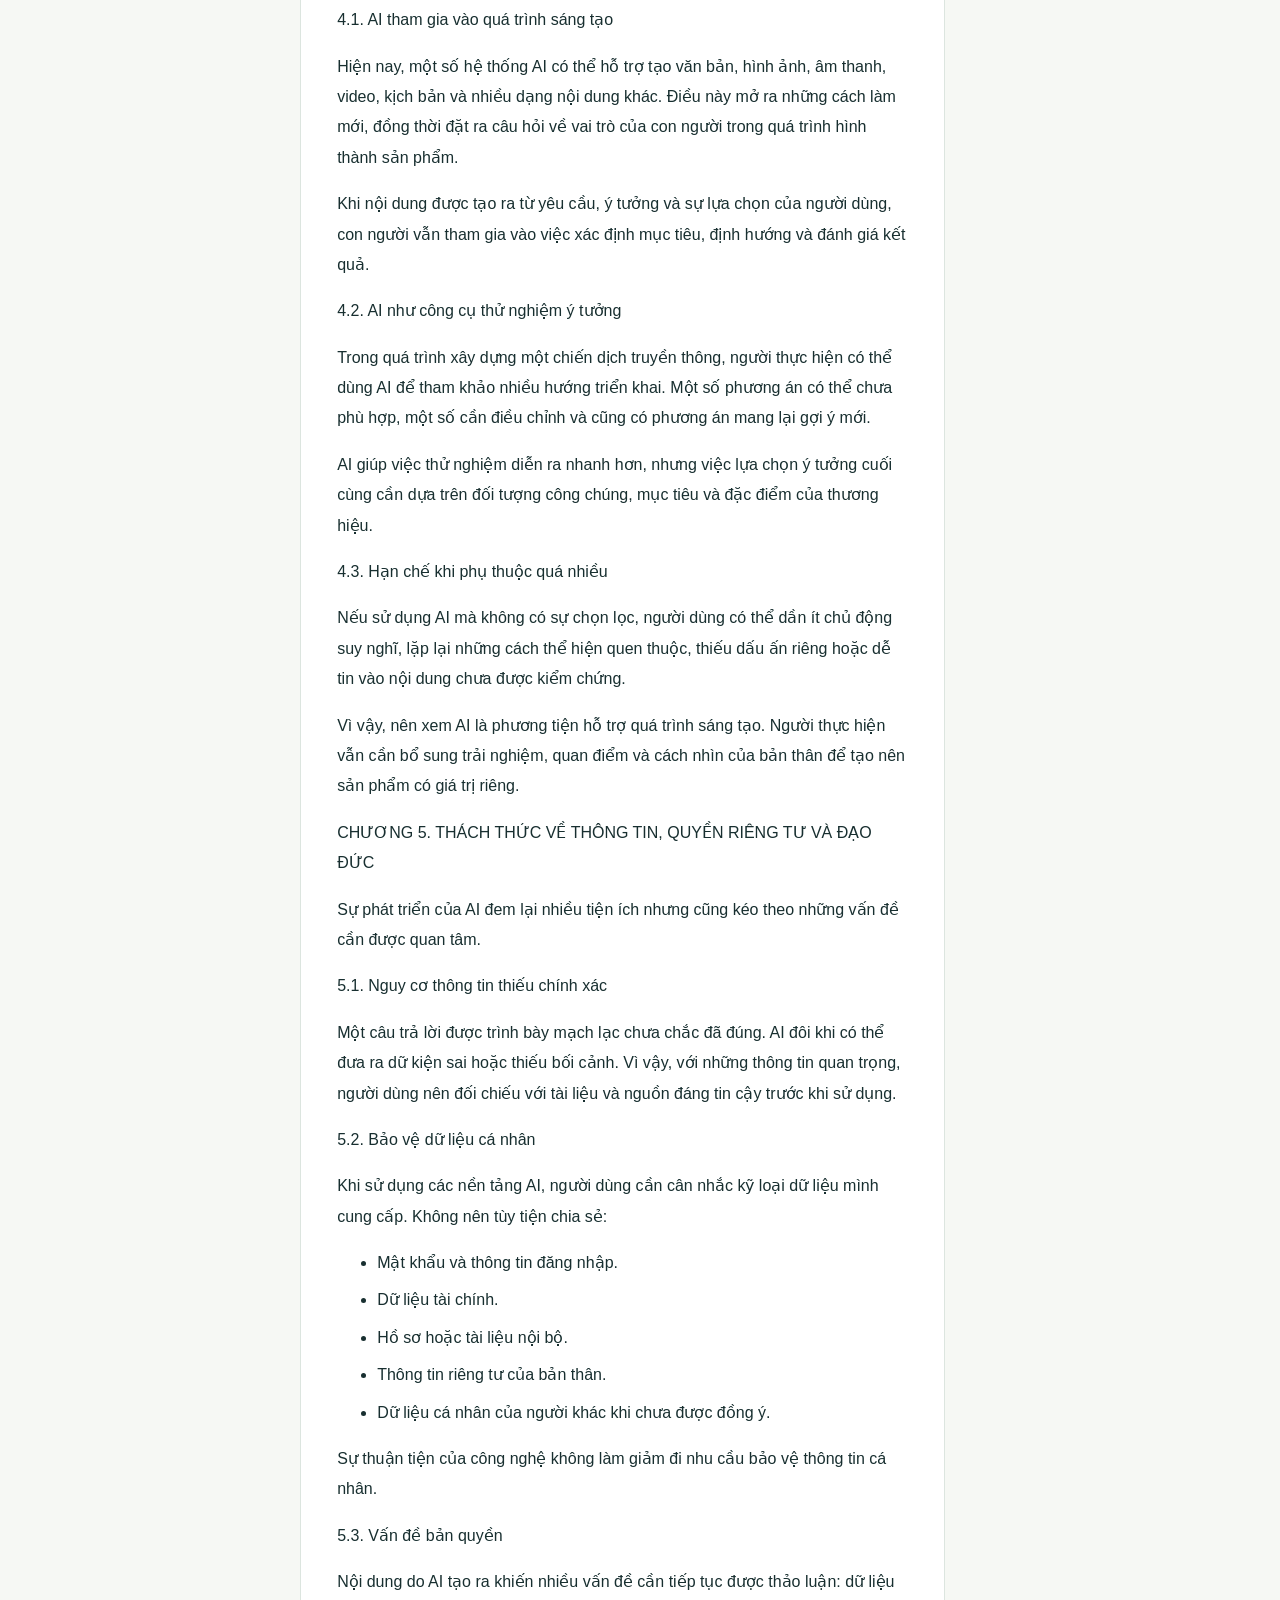
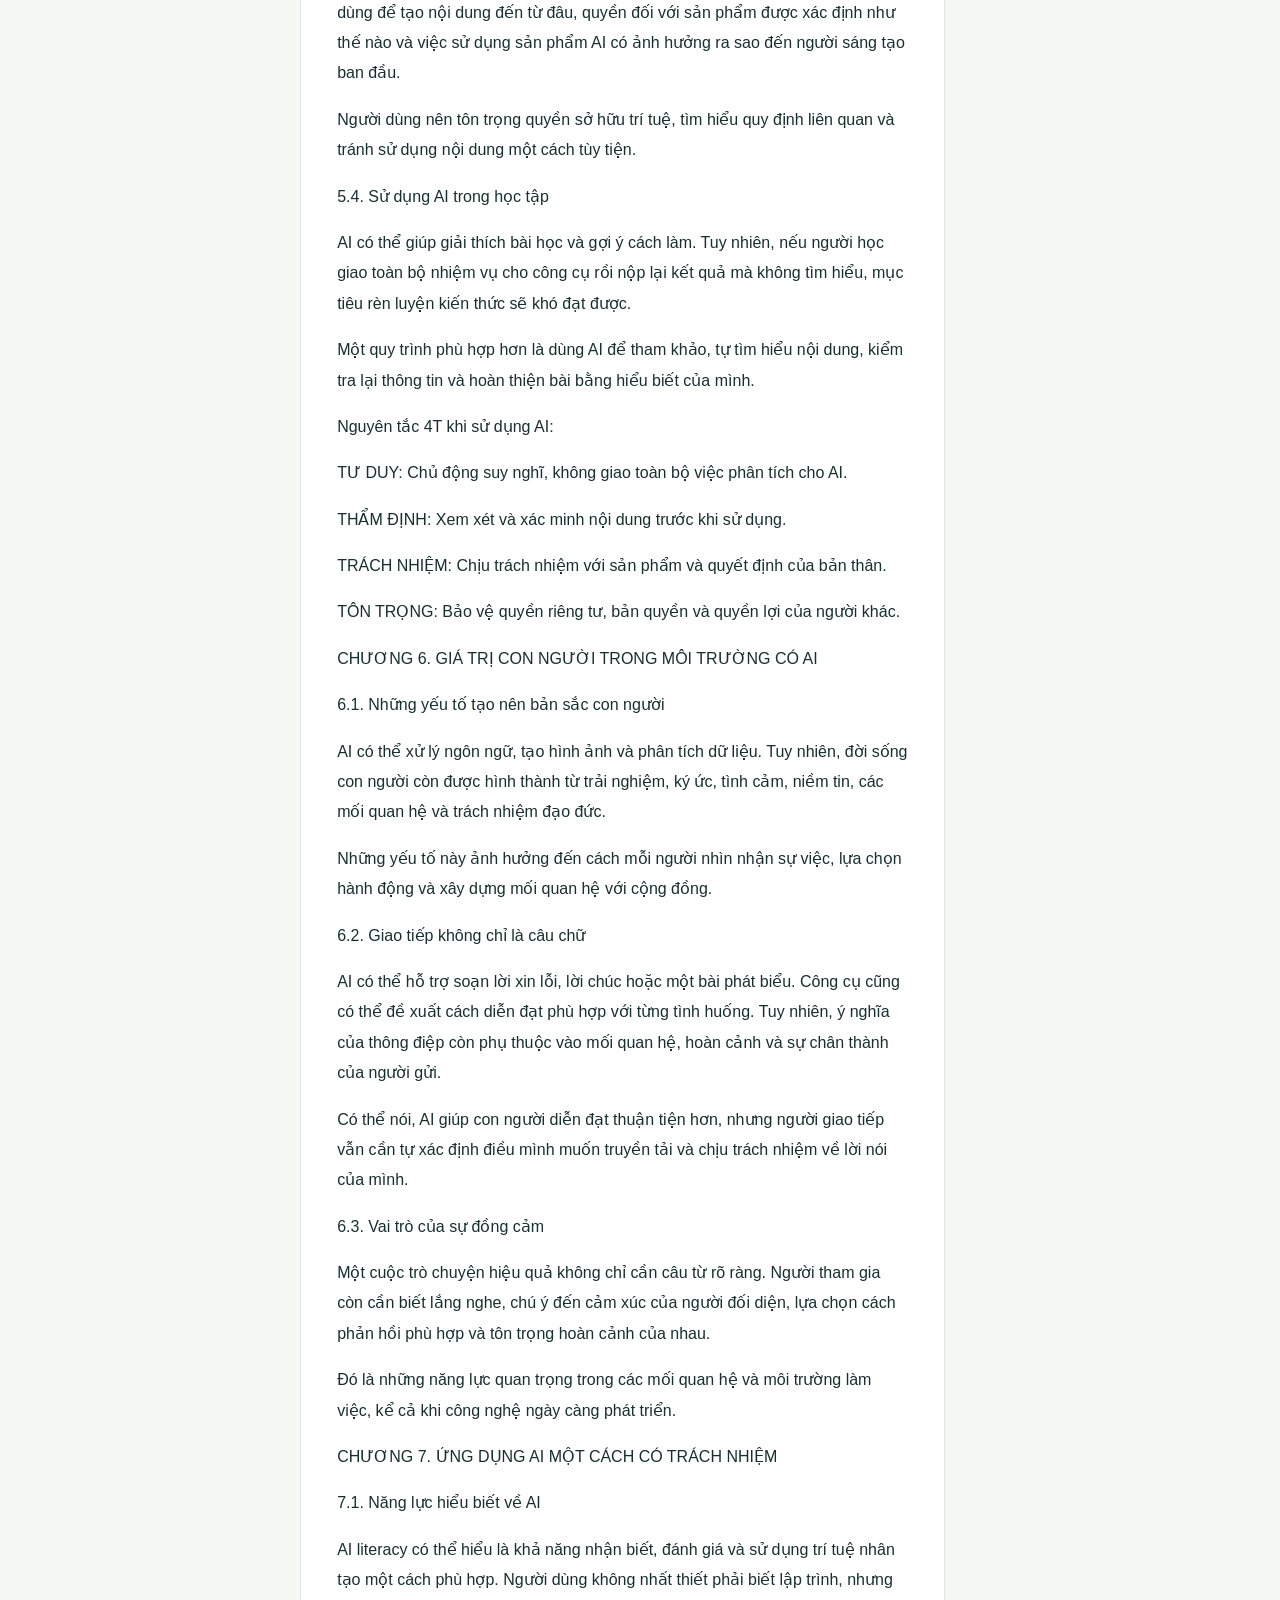
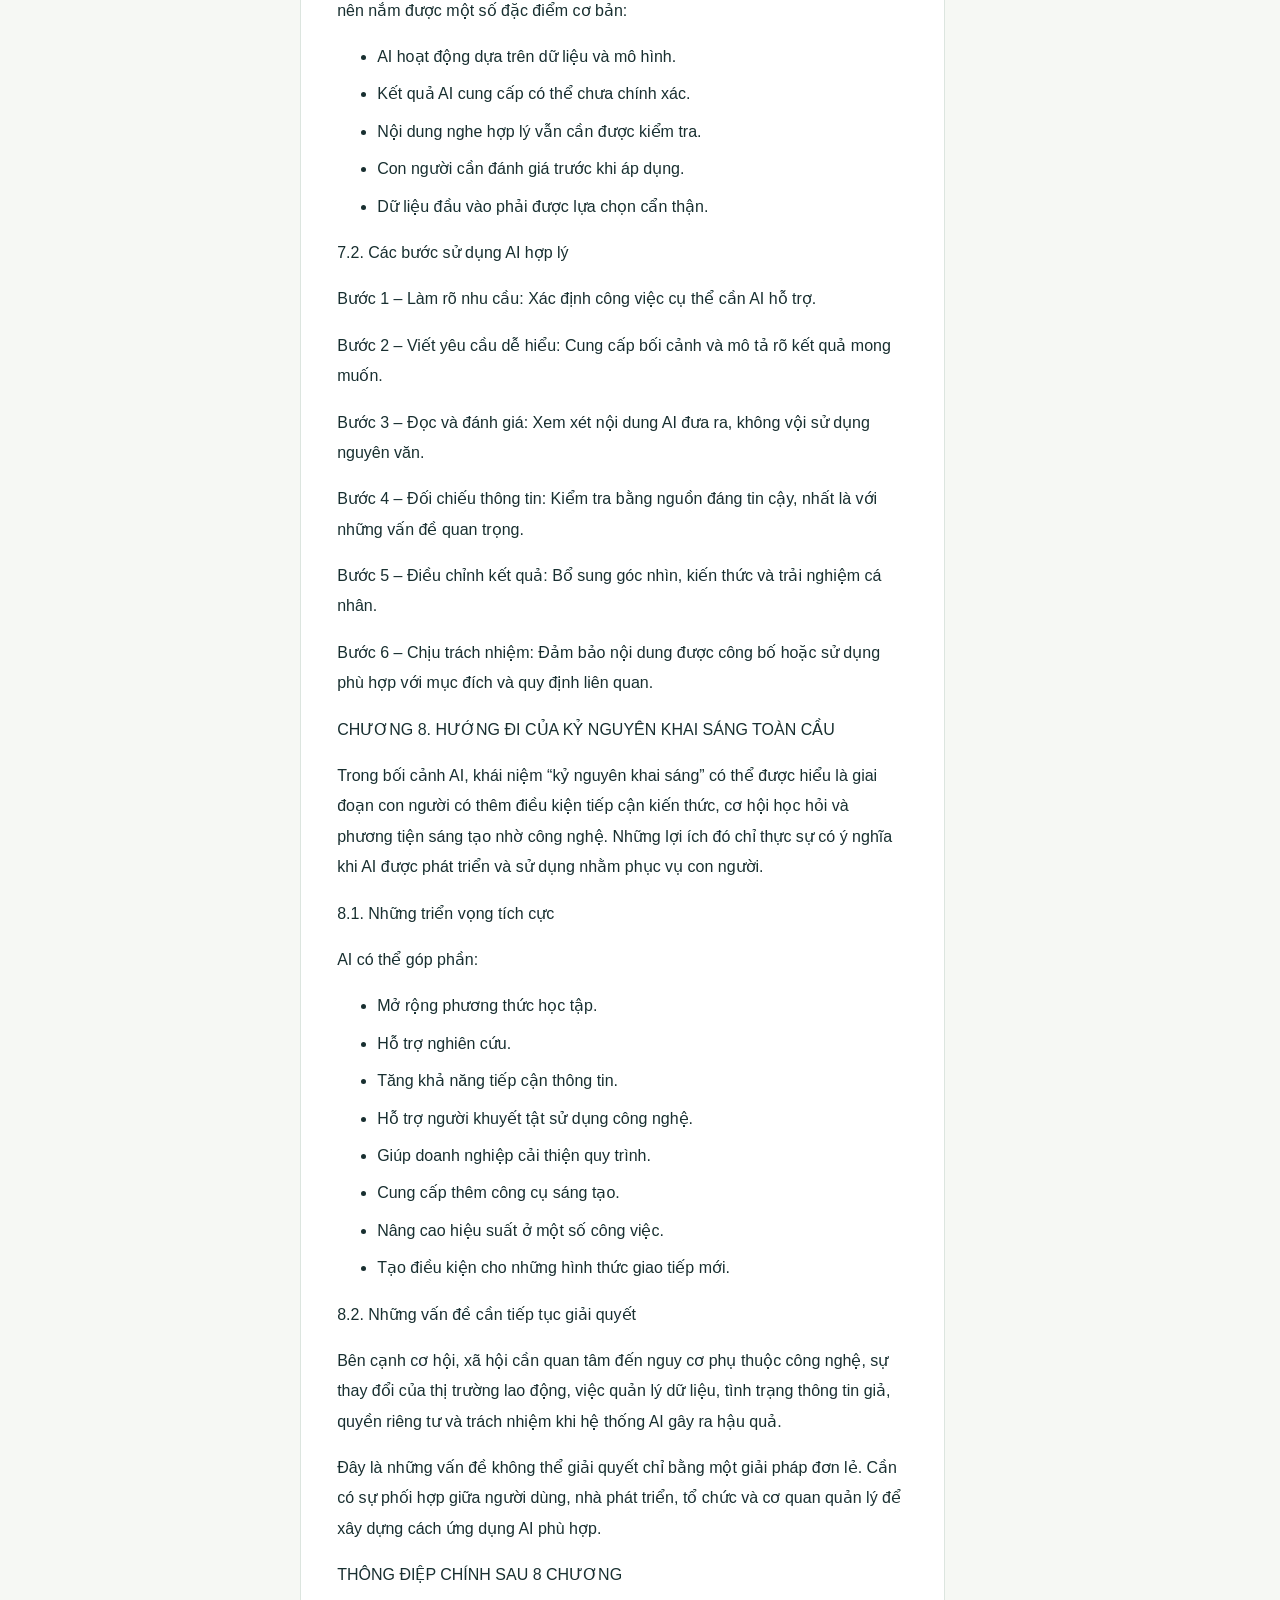
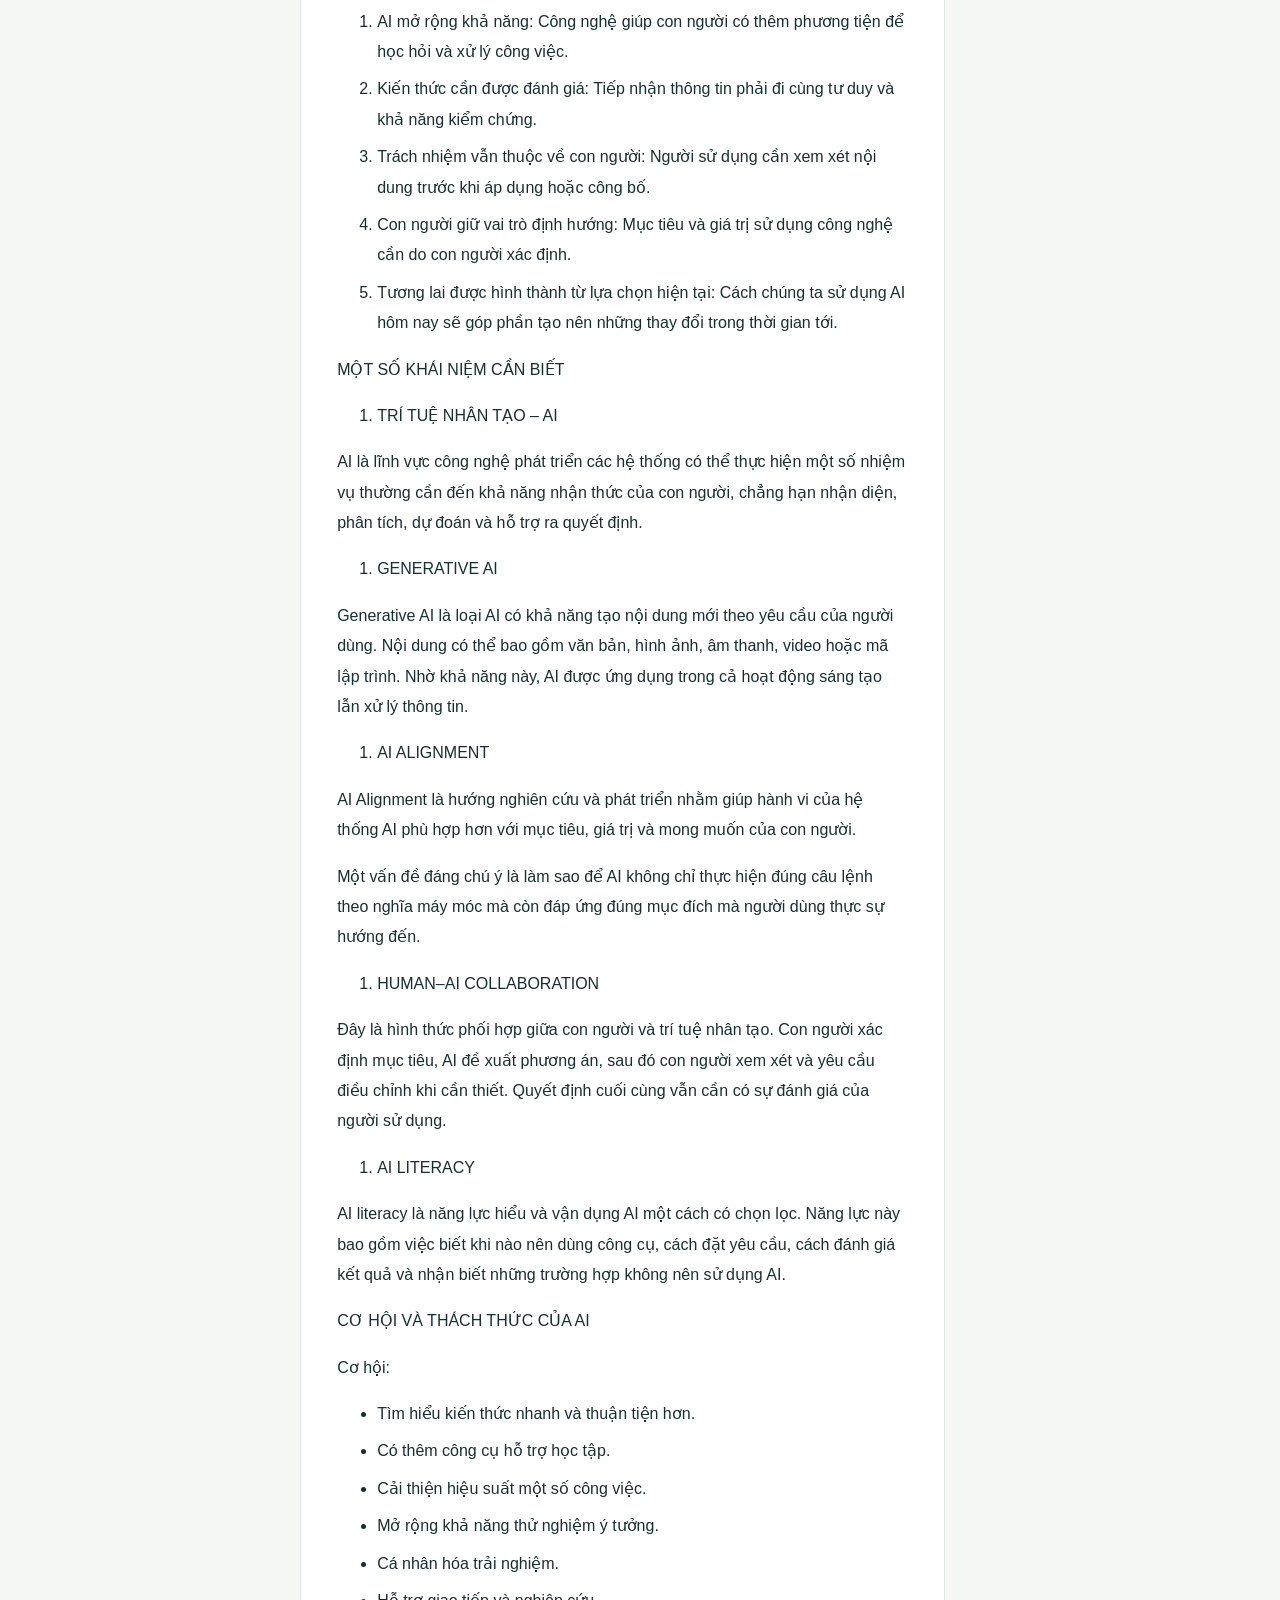
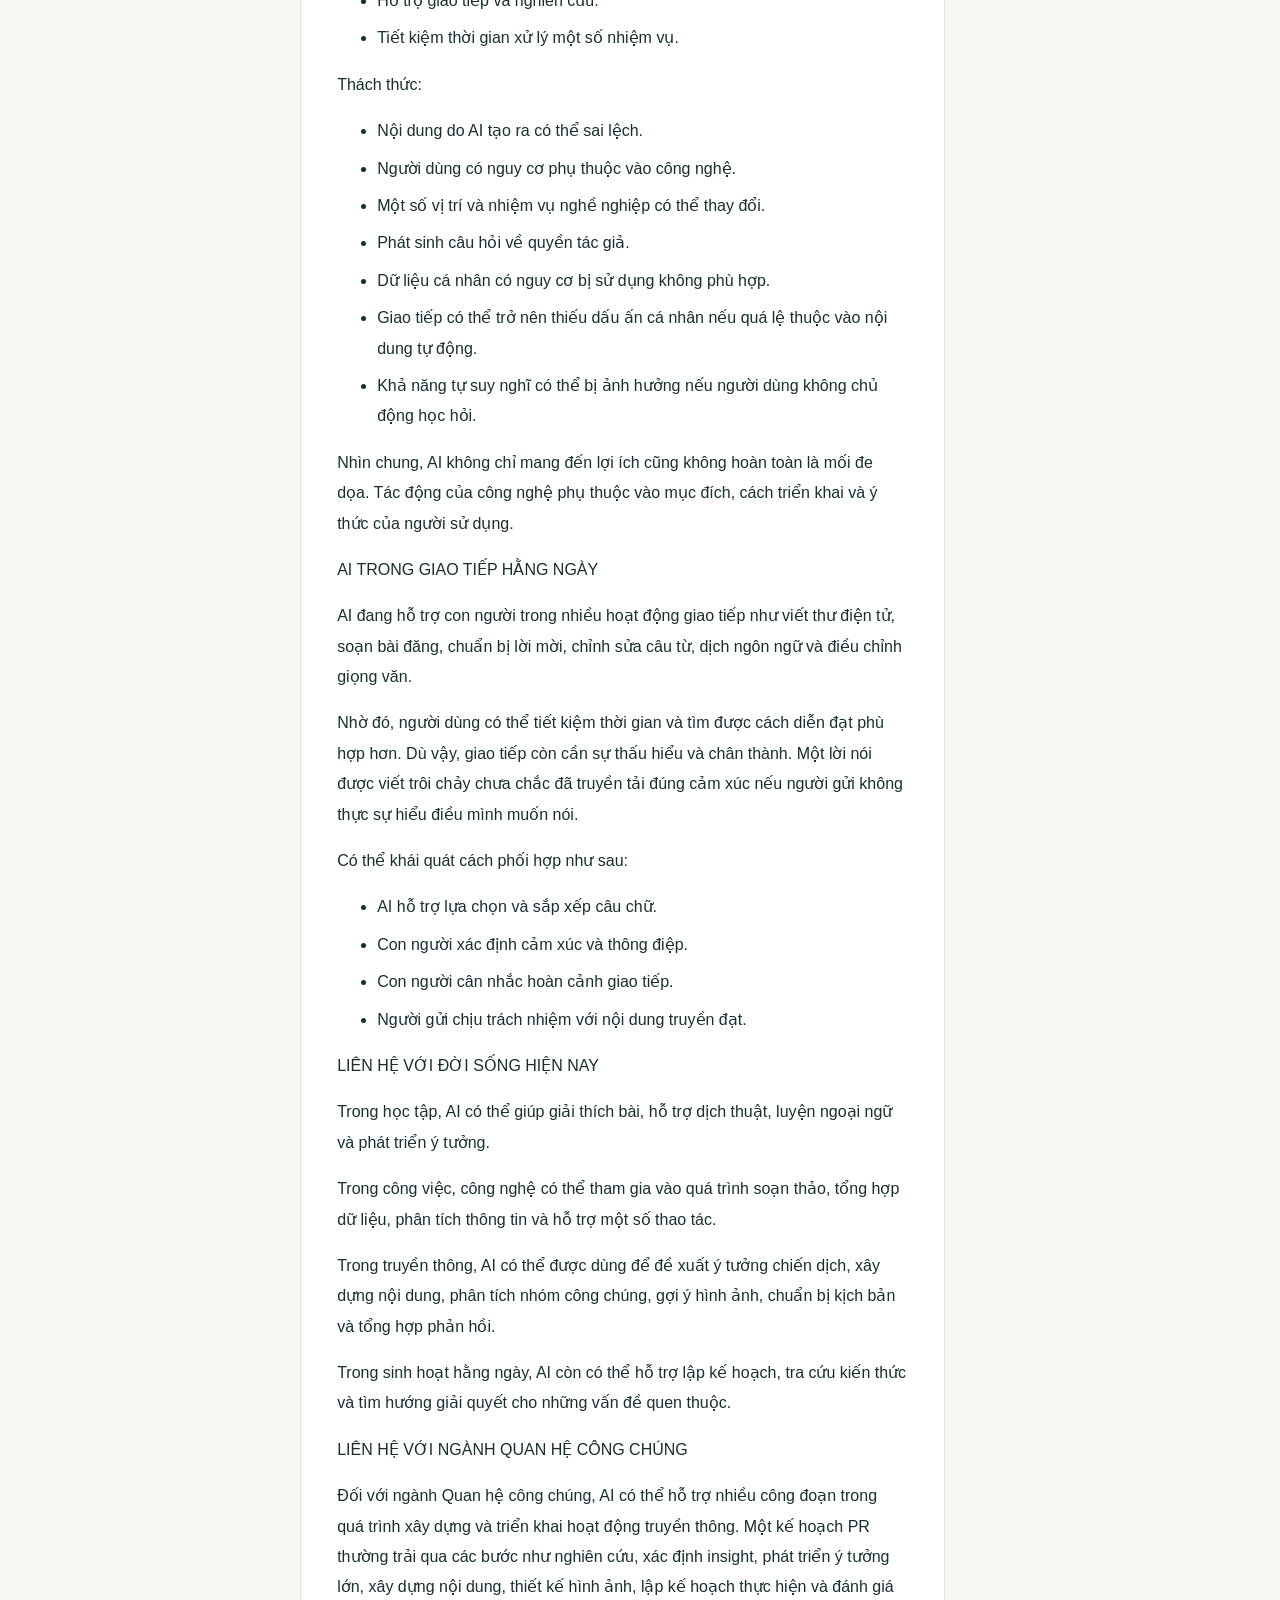
<file: reflection-bao-tran.html>
<!doctype html><html lang="vi"><head><meta charset="utf-8"><meta name="viewport" content="width=device-width, initial-scale=1"><meta name="description" content="AI TRONG KỶ NGUYÊN KHAI SÁNG TOÀN CẦU"><title>Đinh Ngọc Bảo Trân · Hồ sơ khởi nghiệp</title><link rel="stylesheet" href="style.css"></head><body><a class="skip" href="#main">Đến nội dung chính</a><aside class="sidebar"><a class="brand" href="index.html"><span class="brand-icon">↗</span><span>HỒ SƠ<br><b>KHỞI NGHIỆP</b></span></a><p class="nav-label">KHÁM PHÁ DỰ ÁN</p><nav aria-label="Điều hướng chính"><a href="index.html" ><span class="nav-number">01</span>Trang chủ</a><a href="business-plan.html" ><span class="nav-number">02</span>Kế hoạch kinh doanh</a><a href="financial-analysis.html" ><span class="nav-number">03</span>Phân tích tài chính</a><a href="swot.html" ><span class="nav-number">04</span>Phân tích SWOT</a><a href="five-forces.html" ><span class="nav-number">05</span>5 áp lực cạnh tranh</a><a href="reflections.html" aria-current="page"><span class="nav-number">06</span>Phản hồi đọc sách</a><a href="action-plan.html" ><span class="nav-number">07</span>Kế hoạch 90 ngày</a></nav><div class="sidebar-note"><span class="dot"></span> Nội dung từ Markdown<br><small>Giữ nguyên nguồn và góc nhìn.</small></div></aside><div class="shell"><header class="topbar"><span>DỰ ÁN KHỞI NGHIỆP</span><a href="reflections.html">Thư viện phản hồi ↗</a></header><main id="main"><div class="page-heading"><p class="eyebrow">HỒ SƠ DỰ ÁN / ĐINH NGỌC BẢO TRÂN</p><h1>Đinh Ngọc Bảo Trân</h1><p class="lead">AI TRONG KỶ NGUYÊN KHAI SÁNG TOÀN CẦU</p></div><a class="back-link" href="reflections.html">← Tất cả bài phản hồi</a><div class="article-layout"><article class="article card"><p>Họ và tên: Đinh Ngọc Bảo Trân<br>Tác giả: Nguyễn Thị Tú<br>Tên sách: AI TRONG KỶ NGUYÊN KHAI SÁNG TOÀN CẦU</p><p>AI TRONG KỶ NGUYÊN KHAI SÁNG TOÀN CẦU<br>AI · CON NGƯỜI · TRI THỨC · SÁNG TẠO · TƯƠNG LAI</p><p>“Công nghệ đem đến những khả năng mới, nhưng cách chúng ta lựa chọn và sử dụng chúng mới quyết định giá trị của tương lai.”</p><p>THÔNG TIN CHỦ ĐỀ</p><p>Tên sách/chủ đề: AI Trong Kỷ Nguyên Khai Sáng Toàn Cầu<br>Chủ đề chính: Trí tuệ nhân tạo và những chuyển biến trong đời sống con người<br>Lĩnh vực liên quan: Công nghệ, giáo dục, xã hội và truyền thông<br>Nội dung trọng tâm: AI, tri thức, sáng tạo, giao tiếp, đạo đức và tương lai<br>Đối tượng tìm hiểu: Học sinh, sinh viên, người đi làm và những người quan tâm đến AI<br>Từ khóa: Trí tuệ nhân tạo, tri thức, sáng tạo, trách nhiệm, đạo đức, tương lai</p><p>GIỚI THIỆU</p><p>AI Trong Kỷ Nguyên Khai Sáng Toàn Cầu đưa người đọc đến gần hơn với những thay đổi mà trí tuệ nhân tạo đang tạo ra trong xã hội. Từ việc tìm kiếm tài liệu, học tập cho đến thiết kế hình ảnh hay xử lý công việc, AI đang dần xuất hiện trong nhiều hoạt động thường ngày.</p><p>Nhờ công nghệ này, một số nhiệm vụ vốn cần nhiều thời gian có thể được thực hiện nhanh chóng và thuận tiện hơn. Tuy nhiên, bên cạnh những lợi ích đó, AI cũng khiến chúng ta phải suy nghĩ về vai trò của con người, giới hạn của công nghệ và trách nhiệm khi sử dụng các sản phẩm do máy móc tạo ra.</p><p>Khi AI có thể trả lời câu hỏi, tạo nội dung và đề xuất ý tưởng, con người cần làm gì để giữ được khả năng suy nghĩ độc lập? Làm thế nào để phân biệt thông tin đáng tin cậy với nội dung chưa chính xác? Và quan trọng hơn, chúng ta nên định hướng sự phát triển của AI ra sao để công nghệ mang lại lợi ích chung?</p><p>Đây không đơn thuần là những vấn đề kỹ thuật mà còn liên quan đến giáo dục, nghề nghiệp, giao tiếp, sáng tạo và đạo đức xã hội.</p><p>CÂU HỎI TRỌNG TÂM</p><p>AI đang làm thay đổi thế giới ra sao, và con người cần chuẩn bị những gì để tận dụng công nghệ này một cách tích cực?</p><p>AI có thể hỗ trợ xử lý công việc, mở rộng cơ hội học tập và gợi ý nhiều hướng sáng tạo. Dù vậy, công nghệ không thể tự xác định mọi mục tiêu hay chịu trách nhiệm thay cho người sử dụng. Tác động của AI phụ thuộc rất lớn vào cách con người xây dựng, quản lý và ứng dụng nó.</p><p>PHẦN MỞ ĐẦU</p><ol><li>KHÁI QUÁT NỘI DUNG</li></ol><p>Trí tuệ nhân tạo đang trở thành một công nghệ có sức ảnh hưởng rộng trong đời sống hiện đại. Nếu trước đây AI chủ yếu được nhắc đến trong nghiên cứu chuyên môn, hiện nay chúng ta có thể bắt gặp công nghệ này ở các công cụ tìm kiếm, ứng dụng học ngoại ngữ, phần mềm tạo hình ảnh, hệ thống chăm sóc khách hàng và nhiều hoạt động khác.</p><p>Không chỉ thực hiện những thao tác được lập trình sẵn, các hệ thống AI ngày nay còn có thể xử lý ngôn ngữ, nhận diện hình ảnh, tạo nội dung và hỗ trợ con người phân tích vấn đề. Nhờ vậy, cách con người làm việc với máy móc cũng dần thay đổi.</p><p>Máy tính và các thiết bị công nghệ trước đây thường được sử dụng để thực hiện một nhiệm vụ cụ thể. Với AI, người dùng có thể trao đổi bằng ngôn ngữ thông thường, nêu mục tiêu, nhận đề xuất rồi tiếp tục yêu cầu điều chỉnh. AI có thể hỗ trợ quá trình thực hiện, nhưng con người vẫn cần xem xét kết quả và đưa ra lựa chọn cuối cùng.</p><p>Vì thế, sự xuất hiện của AI không nhất thiết chỉ được nhìn nhận như nguy cơ máy móc thay thế con người. Đây còn là cơ hội để mỗi người nâng cao năng lực học hỏi, sáng tạo và giải quyết công việc, miễn là biết sử dụng công nghệ đúng cách.</p><ol><li>NHỮNG LUẬN ĐIỂM CHÍNH</li></ol><p>Luận điểm 1: AI giúp việc tiếp cận kiến thức thuận tiện hơn<br>Người học có thể đặt câu hỏi, yêu cầu giải thích theo trình độ hoặc đề nghị đưa ra ví dụ gần gũi. Nhờ đó, việc tìm hiểu một chủ đề mới trở nên linh hoạt hơn.</p><p>Luận điểm 2: AI đang tác động đến môi trường làm việc<br>Công nghệ có thể hỗ trợ tổng hợp tài liệu, phân tích dữ liệu, lên ý tưởng, soạn thảo bản nháp và xử lý một số công việc lặp lại. Điều này giúp con người có thêm thời gian dành cho những nhiệm vụ cần đánh giá và quyết định.</p><p>Luận điểm 3: Tư duy độc lập vẫn rất cần thiết<br>Câu trả lời do AI đưa ra không phải lúc nào cũng chính xác. Người dùng cần biết đặt câu hỏi, đối chiếu thông tin và tự đánh giá thay vì tiếp nhận mọi nội dung một cách thụ động.</p><p>Luận điểm 4: AI tạo thêm phương thức sáng tạo<br>AI có thể hỗ trợ phát triển ý tưởng, viết nội dung, thiết kế hình ảnh hoặc thử nghiệm nhiều phương án. Tuy nhiên, sản phẩm cuối cùng vẫn cần được con người lựa chọn và điều chỉnh để phù hợp với mục tiêu.</p><p>Luận điểm 5: Ứng dụng AI phải gắn với trách nhiệm<br>Những vấn đề như dữ liệu cá nhân, bản quyền, thông tin sai lệch và tác động đến việc làm cần được quan tâm. Sự tiến bộ về công nghệ phải đi kèm với ý thức và nguyên tắc sử dụng phù hợp.</p><ol><li>VÍ DỤ MINH HỌA</li></ol><p>Giả sử một sinh viên chuẩn bị bài thuyết trình cho môn học. Để hoàn thành công việc, bạn ấy cần tìm tài liệu, xác định nội dung, lập dàn ý và chuẩn bị cách trình bày.</p><p>AI có thể hỗ trợ ở nhiều khâu như đề xuất chủ đề, sắp xếp bố cục, giải thích thuật ngữ khó, gợi ý ví dụ và rà soát cách diễn đạt. Nhờ đó, sinh viên có thêm phương án để tham khảo và tiết kiệm thời gian chuẩn bị.</p><p>Tuy nhiên, nếu chỉ sao chép nguyên câu trả lời của AI, người học sẽ khó hiểu sâu nội dung và không thể hiện được quan điểm riêng. Cách phù hợp hơn là dùng AI để tham khảo, sau đó kiểm tra thông tin, chọn lọc ý tưởng và tự hoàn thiện bài làm.</p><p>Qua ví dụ này có thể thấy, điều đáng quan tâm không chỉ là có sử dụng AI hay không mà còn là cách mỗi người vận dụng công cụ đó.</p><ol><li>Ý TƯỞNG ĐÁNG CHÚ Ý</li></ol><p>“AI có thể gợi ý nhiều câu trả lời, nhưng con người cần xác định điều gì thực sự đáng để tìm hiểu.”</p><p>Trong môi trường có quá nhiều thông tin, việc tiếp nhận thật nhiều nội dung chưa chắc đã đồng nghĩa với hiểu biết. Mỗi người cần rèn luyện khả năng xác định vấn đề, đặt câu hỏi, kiểm tra nguồn tin, nhìn nhận sự việc từ nhiều phía và chịu trách nhiệm cho lựa chọn của mình.</p><ol><li>CÂU HỎI THẢO LUẬN</li><li>Khi AI có thể thực hiện nhiều nhiệm vụ nhanh chóng, con người nên chú trọng phát triển những kỹ năng nào?</li><li>AI có thể đảm nhận toàn bộ vai trò của giáo viên trong quá trình học tập không?</li><li>Việc dùng AI thường xuyên có thể ảnh hưởng thế nào đến khả năng tự suy nghĩ?</li><li>Người sử dụng cần làm gì khi AI cung cấp thông tin không chính xác?</li><li>Việc ứng dụng AI trong hoạt động nghệ thuật nên được nhìn nhận như thế nào?</li><li>Cần đặt ra những giới hạn gì để AI được sử dụng an toàn?</li><li>Những giá trị nào giúp con người giữ được vai trò riêng trong xã hội có AI?</li></ol><p>NỘI DUNG 8 CHƯƠNG</p><p>CHƯƠNG 1. AI VÀ SỰ HÌNH THÀNH MỘT THỜI ĐẠI MỚI</p><p>1.1. Khái niệm trí tuệ nhân tạo</p><p>AI (Artificial Intelligence), hay trí tuệ nhân tạo, là tên gọi chung cho những hệ thống máy tính được phát triển nhằm thực hiện các nhiệm vụ thường gắn với một số khả năng trí tuệ của con người.</p><p>Một số ứng dụng tiêu biểu gồm:</p><ul><li>Xử lý và hiểu ngôn ngữ.</li><li>Nhận dạng hình ảnh.</li><li>Phân tích dữ liệu.</li><li>Dự đoán xu hướng.</li><li>Tạo văn bản và hình ảnh.</li><li>Hỗ trợ lựa chọn phương án.</li></ul><p>Khả năng xử lý dữ liệu với tốc độ cao là một trong những yếu tố khiến AI được ứng dụng ngày càng rộng rãi.</p><p>1.2. Vai trò của AI trong mối quan hệ giữa người và máy</p><p>Trước đây, công nghệ thường được xem là phương tiện giúp con người thực hiện những thao tác nhất định. Chẳng hạn, máy tính hỗ trợ tính toán, Internet phục vụ kết nối và điện thoại giúp trao đổi thông tin.</p><p>AI mở rộng cách tương tác đó. Người dùng có thể đưa ra yêu cầu bằng ngôn ngữ tự nhiên, trao đổi nhiều lượt và đề nghị hệ thống điều chỉnh kết quả. Nhờ vậy, AI không chỉ là công cụ thực hiện một thao tác cố định mà còn có thể tham gia hỗ trợ từng bước trong quá trình làm việc.</p><p>1.3. Vì sao AI tạo ra bước chuyển đáng kể?</p><p>AI có khả năng được ứng dụng trong nhiều lĩnh vực, từ giáo dục, y tế, kinh doanh, truyền thông đến nghệ thuật và giải trí. Do phạm vi ảnh hưởng rộng, AI không còn là vấn đề chỉ dành riêng cho những người làm công nghệ mà đã trở thành chủ đề có liên quan đến toàn xã hội.</p><p>Điều rút ra:<br>AI đã hiện diện trong cuộc sống hiện tại. Thay vì né tránh, mỗi người nên tìm hiểu cách công nghệ hoạt động, nhận biết giới hạn và lựa chọn phương pháp sử dụng phù hợp.</p><p>CHƯƠNG 2. TRI THỨC VÀ CƠ HỘI TIẾP CẬN MỚI</p><p>2.1. Việc tìm hiểu kiến thức trở nên linh hoạt</p><p>Khi gặp một nội dung chưa biết, trước đây người học thường phải tìm sách, tra cứu trên Internet, đọc nhiều nguồn rồi tự tổng hợp. Hiện nay, AI có thể hỗ trợ giải thích ban đầu và điều chỉnh cách trình bày theo nhu cầu.</p><p>Chẳng hạn, thay vì chỉ yêu cầu định nghĩa một thuật ngữ, người học có thể đề nghị giải thích bằng ngôn ngữ đơn giản hoặc minh họa bằng tình huống quen thuộc. Điều này giúp nội dung tiếp cận dễ dàng hơn với từng đối tượng.</p><p>2.2. Ứng dụng AI trong giáo dục</p><p>Trong học tập, AI có thể được sử dụng để:</p><ul><li>Diễn giải kiến thức khó hiểu.</li><li>Hỗ trợ luyện tập ngoại ngữ.</li><li>Tạo câu hỏi ôn tập.</li><li>Đề xuất phương pháp học.</li><li>Rà soát lỗi diễn đạt.</li><li>Thực hành hội thoại.</li><li>Tóm lược tài liệu.</li></ul><p>Ví dụ, người học ngoại ngữ có thể luyện hội thoại với AI để làm quen với cách đặt câu hỏi và phản hồi. Đây là một hình thức tham khảo giúp việc học chủ động hơn.</p><p>2.3. Phân biệt thông tin và hiểu biết</p><p>Có nhiều thông tin trong tay không có nghĩa là đã hiểu rõ vấn đề. Nếu chỉ đọc câu trả lời do AI tạo ra mà không suy xét, người dùng có thể ghi nhớ nội dung nhưng chưa chắc biết cách vận dụng.</p><p>AI có thể cung cấp dữ kiện, ví dụ và lời giải thích. Người học cần tiếp tục phân tích, đối chiếu với kiến thức đã có và liên hệ thực tế để hình thành nhận thức của riêng mình.</p><p>Góc suy ngẫm:<br>Tri thức không chỉ nằm ở những điều chúng ta tiếp nhận, mà còn thể hiện qua khả năng đánh giá và áp dụng chúng trong hoàn cảnh phù hợp.</p><p>CHƯƠNG 3. AI LÀM THAY ĐỔI VIỆC HỌC VÀ VIỆC LÀM</p><p>3.1. Hỗ trợ các hoạt động nghề nghiệp</p><p>AI có thể tham gia vào nhiều công đoạn trong công việc, ví dụ:</p><ul><li>Soạn bản nháp thư điện tử.</li><li>Tóm tắt tài liệu.</li><li>Sắp xếp và phân loại dữ liệu.</li><li>Lập danh sách công việc.</li><li>Chuẩn bị báo cáo sơ bộ.</li><li>Đề xuất ý tưởng.</li><li>Tổng hợp ý kiến phản hồi.</li></ul><p>Những hỗ trợ này có thể giúp rút ngắn thời gian xử lý các nhiệm vụ thường xuyên.</p><p>3.2. AI có thể thay thế con người hay không?</p><p>AI có thể đảm nhận một số nhiệm vụ cụ thể, nhưng điều đó không đồng nghĩa với việc mọi vị trí công việc đều có thể được thay thế hoàn toàn. Một nghề nghiệp thường bao gồm nhiều hoạt động khác nhau, trong đó có những phần cần giao tiếp, thương lượng, thấu hiểu hoàn cảnh, phán đoán và chịu trách nhiệm.</p><p>Do đó, thay vì chỉ đặt câu hỏi AI sẽ thay thế nghề nào, chúng ta cũng cần quan tâm đến việc từng công việc sẽ thay đổi ra sao và con người cần thích nghi như thế nào.</p><p>3.3. Những năng lực cần rèn luyện</p><p>Trong môi trường làm việc có AI, người lao động cần biết sử dụng công cụ nhưng cũng phải có khả năng:</p><ul><li>Đặt yêu cầu rõ ràng.</li><li>Kiểm tra độ tin cậy của thông tin.</li><li>Đánh giá chất lượng kết quả.</li><li>Kết hợp nhiều nguồn dữ liệu.</li><li>Tự đưa ra quyết định.</li><li>Sử dụng công nghệ có trách nhiệm.</li></ul><p>Bài học:<br>AI có thể giúp tăng tốc độ xử lý, nhưng hiệu quả công việc vẫn phụ thuộc vào chất lượng tư duy và khả năng đánh giá của con người.</p><p>CHƯƠNG 4. AI VÀ NHỮNG KHẢ NĂNG SÁNG TẠO</p><p>4.1. AI tham gia vào quá trình sáng tạo</p><p>Hiện nay, một số hệ thống AI có thể hỗ trợ tạo văn bản, hình ảnh, âm thanh, video, kịch bản và nhiều dạng nội dung khác. Điều này mở ra những cách làm mới, đồng thời đặt ra câu hỏi về vai trò của con người trong quá trình hình thành sản phẩm.</p><p>Khi nội dung được tạo ra từ yêu cầu, ý tưởng và sự lựa chọn của người dùng, con người vẫn tham gia vào việc xác định mục tiêu, định hướng và đánh giá kết quả.</p><p>4.2. AI như công cụ thử nghiệm ý tưởng</p><p>Trong quá trình xây dựng một chiến dịch truyền thông, người thực hiện có thể dùng AI để tham khảo nhiều hướng triển khai. Một số phương án có thể chưa phù hợp, một số cần điều chỉnh và cũng có phương án mang lại gợi ý mới.</p><p>AI giúp việc thử nghiệm diễn ra nhanh hơn, nhưng việc lựa chọn ý tưởng cuối cùng cần dựa trên đối tượng công chúng, mục tiêu và đặc điểm của thương hiệu.</p><p>4.3. Hạn chế khi phụ thuộc quá nhiều</p><p>Nếu sử dụng AI mà không có sự chọn lọc, người dùng có thể dần ít chủ động suy nghĩ, lặp lại những cách thể hiện quen thuộc, thiếu dấu ấn riêng hoặc dễ tin vào nội dung chưa được kiểm chứng.</p><p>Vì vậy, nên xem AI là phương tiện hỗ trợ quá trình sáng tạo. Người thực hiện vẫn cần bổ sung trải nghiệm, quan điểm và cách nhìn của bản thân để tạo nên sản phẩm có giá trị riêng.</p><p>CHƯƠNG 5. THÁCH THỨC VỀ THÔNG TIN, QUYỀN RIÊNG TƯ VÀ ĐẠO ĐỨC</p><p>Sự phát triển của AI đem lại nhiều tiện ích nhưng cũng kéo theo những vấn đề cần được quan tâm.</p><p>5.1. Nguy cơ thông tin thiếu chính xác</p><p>Một câu trả lời được trình bày mạch lạc chưa chắc đã đúng. AI đôi khi có thể đưa ra dữ kiện sai hoặc thiếu bối cảnh. Vì vậy, với những thông tin quan trọng, người dùng nên đối chiếu với tài liệu và nguồn đáng tin cậy trước khi sử dụng.</p><p>5.2. Bảo vệ dữ liệu cá nhân</p><p>Khi sử dụng các nền tảng AI, người dùng cần cân nhắc kỹ loại dữ liệu mình cung cấp. Không nên tùy tiện chia sẻ:</p><ul><li>Mật khẩu và thông tin đăng nhập.</li><li>Dữ liệu tài chính.</li><li>Hồ sơ hoặc tài liệu nội bộ.</li><li>Thông tin riêng tư của bản thân.</li><li>Dữ liệu cá nhân của người khác khi chưa được đồng ý.</li></ul><p>Sự thuận tiện của công nghệ không làm giảm đi nhu cầu bảo vệ thông tin cá nhân.</p><p>5.3. Vấn đề bản quyền</p><p>Nội dung do AI tạo ra khiến nhiều vấn đề cần tiếp tục được thảo luận: dữ liệu dùng để tạo nội dung đến từ đâu, quyền đối với sản phẩm được xác định như thế nào và việc sử dụng sản phẩm AI có ảnh hưởng ra sao đến người sáng tạo ban đầu.</p><p>Người dùng nên tôn trọng quyền sở hữu trí tuệ, tìm hiểu quy định liên quan và tránh sử dụng nội dung một cách tùy tiện.</p><p>5.4. Sử dụng AI trong học tập</p><p>AI có thể giúp giải thích bài học và gợi ý cách làm. Tuy nhiên, nếu người học giao toàn bộ nhiệm vụ cho công cụ rồi nộp lại kết quả mà không tìm hiểu, mục tiêu rèn luyện kiến thức sẽ khó đạt được.</p><p>Một quy trình phù hợp hơn là dùng AI để tham khảo, tự tìm hiểu nội dung, kiểm tra lại thông tin và hoàn thiện bài bằng hiểu biết của mình.</p><p>Nguyên tắc 4T khi sử dụng AI:</p><p>TƯ DUY: Chủ động suy nghĩ, không giao toàn bộ việc phân tích cho AI.</p><p>THẨM ĐỊNH: Xem xét và xác minh nội dung trước khi sử dụng.</p><p>TRÁCH NHIỆM: Chịu trách nhiệm với sản phẩm và quyết định của bản thân.</p><p>TÔN TRỌNG: Bảo vệ quyền riêng tư, bản quyền và quyền lợi của người khác.</p><p>CHƯƠNG 6. GIÁ TRỊ CON NGƯỜI TRONG MÔI TRƯỜNG CÓ AI</p><p>6.1. Những yếu tố tạo nên bản sắc con người</p><p>AI có thể xử lý ngôn ngữ, tạo hình ảnh và phân tích dữ liệu. Tuy nhiên, đời sống con người còn được hình thành từ trải nghiệm, ký ức, tình cảm, niềm tin, các mối quan hệ và trách nhiệm đạo đức.</p><p>Những yếu tố này ảnh hưởng đến cách mỗi người nhìn nhận sự việc, lựa chọn hành động và xây dựng mối quan hệ với cộng đồng.</p><p>6.2. Giao tiếp không chỉ là câu chữ</p><p>AI có thể hỗ trợ soạn lời xin lỗi, lời chúc hoặc một bài phát biểu. Công cụ cũng có thể đề xuất cách diễn đạt phù hợp với từng tình huống. Tuy nhiên, ý nghĩa của thông điệp còn phụ thuộc vào mối quan hệ, hoàn cảnh và sự chân thành của người gửi.</p><p>Có thể nói, AI giúp con người diễn đạt thuận tiện hơn, nhưng người giao tiếp vẫn cần tự xác định điều mình muốn truyền tải và chịu trách nhiệm về lời nói của mình.</p><p>6.3. Vai trò của sự đồng cảm</p><p>Một cuộc trò chuyện hiệu quả không chỉ cần câu từ rõ ràng. Người tham gia còn cần biết lắng nghe, chú ý đến cảm xúc của người đối diện, lựa chọn cách phản hồi phù hợp và tôn trọng hoàn cảnh của nhau.</p><p>Đó là những năng lực quan trọng trong các mối quan hệ và môi trường làm việc, kể cả khi công nghệ ngày càng phát triển.</p><p>CHƯƠNG 7. ỨNG DỤNG AI MỘT CÁCH CÓ TRÁCH NHIỆM</p><p>7.1. Năng lực hiểu biết về AI</p><p>AI literacy có thể hiểu là khả năng nhận biết, đánh giá và sử dụng trí tuệ nhân tạo một cách phù hợp. Người dùng không nhất thiết phải biết lập trình, nhưng nên nắm được một số đặc điểm cơ bản:</p><ul><li>AI hoạt động dựa trên dữ liệu và mô hình.</li><li>Kết quả AI cung cấp có thể chưa chính xác.</li><li>Nội dung nghe hợp lý vẫn cần được kiểm tra.</li><li>Con người cần đánh giá trước khi áp dụng.</li><li>Dữ liệu đầu vào phải được lựa chọn cẩn thận.</li></ul><p>7.2. Các bước sử dụng AI hợp lý</p><p>Bước 1 – Làm rõ nhu cầu: Xác định công việc cụ thể cần AI hỗ trợ.</p><p>Bước 2 – Viết yêu cầu dễ hiểu: Cung cấp bối cảnh và mô tả rõ kết quả mong muốn.</p><p>Bước 3 – Đọc và đánh giá: Xem xét nội dung AI đưa ra, không vội sử dụng nguyên văn.</p><p>Bước 4 – Đối chiếu thông tin: Kiểm tra bằng nguồn đáng tin cậy, nhất là với những vấn đề quan trọng.</p><p>Bước 5 – Điều chỉnh kết quả: Bổ sung góc nhìn, kiến thức và trải nghiệm cá nhân.</p><p>Bước 6 – Chịu trách nhiệm: Đảm bảo nội dung được công bố hoặc sử dụng phù hợp với mục đích và quy định liên quan.</p><p>CHƯƠNG 8. HƯỚNG ĐI CỦA KỶ NGUYÊN KHAI SÁNG TOÀN CẦU</p><p>Trong bối cảnh AI, khái niệm “kỷ nguyên khai sáng” có thể được hiểu là giai đoạn con người có thêm điều kiện tiếp cận kiến thức, cơ hội học hỏi và phương tiện sáng tạo nhờ công nghệ. Những lợi ích đó chỉ thực sự có ý nghĩa khi AI được phát triển và sử dụng nhằm phục vụ con người.</p><p>8.1. Những triển vọng tích cực</p><p>AI có thể góp phần:</p><ul><li>Mở rộng phương thức học tập.</li><li>Hỗ trợ nghiên cứu.</li><li>Tăng khả năng tiếp cận thông tin.</li><li>Hỗ trợ người khuyết tật sử dụng công nghệ.</li><li>Giúp doanh nghiệp cải thiện quy trình.</li><li>Cung cấp thêm công cụ sáng tạo.</li><li>Nâng cao hiệu suất ở một số công việc.</li><li>Tạo điều kiện cho những hình thức giao tiếp mới.</li></ul><p>8.2. Những vấn đề cần tiếp tục giải quyết</p><p>Bên cạnh cơ hội, xã hội cần quan tâm đến nguy cơ phụ thuộc công nghệ, sự thay đổi của thị trường lao động, việc quản lý dữ liệu, tình trạng thông tin giả, quyền riêng tư và trách nhiệm khi hệ thống AI gây ra hậu quả.</p><p>Đây là những vấn đề không thể giải quyết chỉ bằng một giải pháp đơn lẻ. Cần có sự phối hợp giữa người dùng, nhà phát triển, tổ chức và cơ quan quản lý để xây dựng cách ứng dụng AI phù hợp.</p><p>THÔNG ĐIỆP CHÍNH SAU 8 CHƯƠNG</p><ol><li>AI mở rộng khả năng: Công nghệ giúp con người có thêm phương tiện để học hỏi và xử lý công việc.</li><li>Kiến thức cần được đánh giá: Tiếp nhận thông tin phải đi cùng tư duy và khả năng kiểm chứng.</li><li>Trách nhiệm vẫn thuộc về con người: Người sử dụng cần xem xét nội dung trước khi áp dụng hoặc công bố.</li><li>Con người giữ vai trò định hướng: Mục tiêu và giá trị sử dụng công nghệ cần do con người xác định.</li><li>Tương lai được hình thành từ lựa chọn hiện tại: Cách chúng ta sử dụng AI hôm nay sẽ góp phần tạo nên những thay đổi trong thời gian tới.</li></ol><p>MỘT SỐ KHÁI NIỆM CẦN BIẾT</p><ol><li>TRÍ TUỆ NHÂN TẠO – AI</li></ol><p>AI là lĩnh vực công nghệ phát triển các hệ thống có thể thực hiện một số nhiệm vụ thường cần đến khả năng nhận thức của con người, chẳng hạn nhận diện, phân tích, dự đoán và hỗ trợ ra quyết định.</p><ol><li>GENERATIVE AI</li></ol><p>Generative AI là loại AI có khả năng tạo nội dung mới theo yêu cầu của người dùng. Nội dung có thể bao gồm văn bản, hình ảnh, âm thanh, video hoặc mã lập trình. Nhờ khả năng này, AI được ứng dụng trong cả hoạt động sáng tạo lẫn xử lý thông tin.</p><ol><li>AI ALIGNMENT</li></ol><p>AI Alignment là hướng nghiên cứu và phát triển nhằm giúp hành vi của hệ thống AI phù hợp hơn với mục tiêu, giá trị và mong muốn của con người.</p><p>Một vấn đề đáng chú ý là làm sao để AI không chỉ thực hiện đúng câu lệnh theo nghĩa máy móc mà còn đáp ứng đúng mục đích mà người dùng thực sự hướng đến.</p><ol><li>HUMAN–AI COLLABORATION</li></ol><p>Đây là hình thức phối hợp giữa con người và trí tuệ nhân tạo. Con người xác định mục tiêu, AI đề xuất phương án, sau đó con người xem xét và yêu cầu điều chỉnh khi cần thiết. Quyết định cuối cùng vẫn cần có sự đánh giá của người sử dụng.</p><ol><li>AI LITERACY</li></ol><p>AI literacy là năng lực hiểu và vận dụng AI một cách có chọn lọc. Năng lực này bao gồm việc biết khi nào nên dùng công cụ, cách đặt yêu cầu, cách đánh giá kết quả và nhận biết những trường hợp không nên sử dụng AI.</p><p>CƠ HỘI VÀ THÁCH THỨC CỦA AI</p><p>Cơ hội:</p><ul><li>Tìm hiểu kiến thức nhanh và thuận tiện hơn.</li><li>Có thêm công cụ hỗ trợ học tập.</li><li>Cải thiện hiệu suất một số công việc.</li><li>Mở rộng khả năng thử nghiệm ý tưởng.</li><li>Cá nhân hóa trải nghiệm.</li><li>Hỗ trợ giao tiếp và nghiên cứu.</li><li>Tiết kiệm thời gian xử lý một số nhiệm vụ.</li></ul><p>Thách thức:</p><ul><li>Nội dung do AI tạo ra có thể sai lệch.</li><li>Người dùng có nguy cơ phụ thuộc vào công nghệ.</li><li>Một số vị trí và nhiệm vụ nghề nghiệp có thể thay đổi.</li><li>Phát sinh câu hỏi về quyền tác giả.</li><li>Dữ liệu cá nhân có nguy cơ bị sử dụng không phù hợp.</li><li>Giao tiếp có thể trở nên thiếu dấu ấn cá nhân nếu quá lệ thuộc vào nội dung tự động.</li><li>Khả năng tự suy nghĩ có thể bị ảnh hưởng nếu người dùng không chủ động học hỏi.</li></ul><p>Nhìn chung, AI không chỉ mang đến lợi ích cũng không hoàn toàn là mối đe dọa. Tác động của công nghệ phụ thuộc vào mục đích, cách triển khai và ý thức của người sử dụng.</p><p>AI TRONG GIAO TIẾP HẰNG NGÀY</p><p>AI đang hỗ trợ con người trong nhiều hoạt động giao tiếp như viết thư điện tử, soạn bài đăng, chuẩn bị lời mời, chỉnh sửa câu từ, dịch ngôn ngữ và điều chỉnh giọng văn.</p><p>Nhờ đó, người dùng có thể tiết kiệm thời gian và tìm được cách diễn đạt phù hợp hơn. Dù vậy, giao tiếp còn cần sự thấu hiểu và chân thành. Một lời nói được viết trôi chảy chưa chắc đã truyền tải đúng cảm xúc nếu người gửi không thực sự hiểu điều mình muốn nói.</p><p>Có thể khái quát cách phối hợp như sau:</p><ul><li>AI hỗ trợ lựa chọn và sắp xếp câu chữ.</li><li>Con người xác định cảm xúc và thông điệp.</li><li>Con người cân nhắc hoàn cảnh giao tiếp.</li><li>Người gửi chịu trách nhiệm với nội dung truyền đạt.</li></ul><p>LIÊN HỆ VỚI ĐỜI SỐNG HIỆN NAY</p><p>Trong học tập, AI có thể giúp giải thích bài, hỗ trợ dịch thuật, luyện ngoại ngữ và phát triển ý tưởng.</p><p>Trong công việc, công nghệ có thể tham gia vào quá trình soạn thảo, tổng hợp dữ liệu, phân tích thông tin và hỗ trợ một số thao tác.</p><p>Trong truyền thông, AI có thể được dùng để đề xuất ý tưởng chiến dịch, xây dựng nội dung, phân tích nhóm công chúng, gợi ý hình ảnh, chuẩn bị kịch bản và tổng hợp phản hồi.</p><p>Trong sinh hoạt hằng ngày, AI còn có thể hỗ trợ lập kế hoạch, tra cứu kiến thức và tìm hướng giải quyết cho những vấn đề quen thuộc.</p><p>LIÊN HỆ VỚI NGÀNH QUAN HỆ CÔNG CHÚNG</p><p>Đối với ngành Quan hệ công chúng, AI có thể hỗ trợ nhiều công đoạn trong quá trình xây dựng và triển khai hoạt động truyền thông. Một kế hoạch PR thường trải qua các bước như nghiên cứu, xác định insight, phát triển ý tưởng lớn, xây dựng nội dung, thiết kế hình ảnh, lập kế hoạch thực hiện và đánh giá hiệu quả.</p><ol><li>Tìm kiếm và phát triển ý tưởng</li></ol><p>Khi nhóm chưa xác định được hướng triển khai, AI có thể gợi ý nhiều chủ đề hoặc cách tiếp cận khác nhau. Người làm PR cần chọn lọc các phương án dựa trên mục tiêu, đối tượng công chúng và đặc điểm của thương hiệu.</p><ol><li>Hỗ trợ sản xuất nội dung</li></ol><p>AI có thể giúp chuẩn bị bản nháp thông cáo báo chí, nội dung mạng xã hội, lời dẫn chương trình, kịch bản video, thư điện tử và nội dung phục vụ sự kiện. Sau đó, người phụ trách cần biên tập để bảo đảm thông tin chính xác, giọng điệu phù hợp và thống nhất với hình ảnh thương hiệu.</p><ol><li>Hỗ trợ đánh giá tình huống truyền thông</li></ol><p>AI có thể được sử dụng để tham khảo các khả năng phản ứng của công chúng trước một bài đăng gây tranh luận hoặc một tình huống bất lợi. Tuy nhiên, phương án xử lý thực tế cần dựa trên dữ liệu đã xác minh, bối cảnh, chính sách và nguyên tắc đạo đức. Không nên giao toàn bộ quyết định cho công cụ.</p><ol><li>Vai trò của người làm PR</li></ol><p>Quan hệ công chúng không chỉ là hoạt động viết nội dung. Ngành này còn liên quan đến việc xây dựng mối quan hệ, tạo dựng niềm tin, duy trì uy tín, thấu hiểu công chúng và xử lý tình huống. Những nhiệm vụ đó cần khả năng giao tiếp và đánh giá bối cảnh của con người.</p><p>CẢM NHẬN SAU KHI TÌM HIỂU</p><p>Trước đây, em thường nghĩ AI đơn giản là một công cụ giúp hoàn thành công việc nhanh hơn. Tuy nhiên, khi tìm hiểu sâu hơn về chủ đề này, em nhận ra trí tuệ nhân tạo đang ảnh hưởng đến nhiều khía cạnh trong cuộc sống, từ học tập, công việc đến giao tiếp và sáng tạo.</p><p>Điều khiến em chú ý là AI vừa đem lại sự thuận tiện, vừa đòi hỏi người dùng phải cẩn trọng hơn. Chẳng hạn, khi cần tìm hiểu một nội dung, em có thể nhận được phần giải thích chỉ sau vài thao tác. Nhưng sự nhanh chóng đó không bảo đảm mọi thông tin đều chính xác. Vì vậy, em cần chủ động kiểm tra trước khi tin tưởng và sử dụng.</p><p>Nếu trước đây em thường quan tâm đến việc tìm được thông tin, thì hiện tại em thấy việc đánh giá chất lượng và độ đáng tin cậy của thông tin cũng quan trọng không kém.</p><p>NỘI DUNG EM TÂM ĐẮC</p><p>Điều em đồng tình nhất là AI không nhất thiết phải được xem như đối thủ của con người. Nếu biết khai thác đúng cách, AI có thể trở thành phương tiện giúp mỗi người phát triển năng lực và mở rộng cách giải quyết vấn đề.</p><p>Tuy nhiên, sử dụng công nghệ quá ít có thể khiến chúng ta bỏ qua những tiện ích hữu ích, còn phụ thuộc quá nhiều lại dễ làm giảm sự chủ động. Theo em, điều cần thiết là biết kết hợp giữa khả năng hỗ trợ của AI và tư duy của bản thân.</p><p>Em có thể dùng AI để tham khảo thông tin, tìm thêm hướng triển khai, kiểm tra cách diễn đạt hoặc thử nghiệm ý tưởng. Dù vậy, em vẫn cần tự đánh giá và quyết định nội dung nào phù hợp.</p><p>LIÊN HỆ VỚI GIAO TIẾP TRONG CUỘC SỐNG</p><p>Qua chủ đề này, em nhận thấy sự chân thành là yếu tố rất quan trọng trong giao tiếp. AI có thể giúp một tin nhắn trở nên rõ ràng, một bài phát biểu mạch lạc hơn hoặc một lời xin lỗi được diễn đạt nhẹ nhàng. Nhưng giá trị của những lời nói đó còn phụ thuộc vào thái độ và sự chân thành của người gửi.</p><p>Vì thế, em nghĩ AI có thể hỗ trợ cách diễn đạt, nhưng không nên thay con người quyết định cảm xúc hay ý nghĩa của thông điệp. Trong giao tiếp, ngoài việc nói đúng và đủ, chúng ta còn cần biết lắng nghe và tôn trọng người đối diện.</p><p>LIÊN HỆ BẢN THÂN</p><p>Là một người trẻ, em có nhiều cơ hội tiếp cận các công cụ AI trong học tập và những hoạt động thường ngày. Em có thể tận dụng công nghệ để tìm tài liệu, phát triển ý tưởng, chỉnh sửa nội dung hoặc hỗ trợ chuẩn bị công việc.</p><p>Tuy nhiên, em không muốn hình thành thói quen giao mọi vấn đề cho AI giải quyết. Thay vào đó, em sẽ thử tự tìm hướng xử lý trước, sau đó dùng AI để tham khảo thêm góc nhìn, kiểm tra thông tin và chọn lọc những nội dung cần thiết.</p><p>Quy trình em muốn áp dụng gồm:</p><ol><li>Tự xác định vấn đề và suy nghĩ hướng giải quyết.</li><li>Tham khảo AI để có thêm phương án.</li><li>Kiểm tra những thông tin quan trọng.</li><li>Lựa chọn nội dung phù hợp.</li><li>Bổ sung quan điểm và cách thể hiện của bản thân.</li><li>Rà soát và hoàn thiện kết quả.</li></ol><p>Em cho rằng đây là cách sử dụng AI chủ động, vừa tận dụng được lợi ích của công nghệ vừa duy trì khả năng tư duy độc lập.</p><p>NHỮNG BÀI HỌC RÚT RA</p><p>Bài học 1: Chủ động thích nghi với công nghệ<br>AI đang phát triển và có ảnh hưởng đến nhiều lĩnh vực. Vì vậy, tìm hiểu và cập nhật kiến thức là điều cần thiết để không bị bỏ lại phía sau.</p><p>Bài học 2: Luôn kiểm tra thông tin<br>Không nên xem mọi câu trả lời của AI là chính xác. Cần so sánh với nguồn đáng tin cậy trước khi sử dụng, nhất là trong những nội dung quan trọng.</p><p>Bài học 3: Duy trì khả năng tự suy nghĩ<br>AI có thể đưa ra nhiều gợi ý nhưng mỗi người vẫn phải xác định mục tiêu, lựa chọn phương án và tự chịu trách nhiệm.</p><p>Bài học 4: Giữ nét riêng trong sáng tạo<br>Công nghệ có thể hỗ trợ tạo ra sản phẩm, nhưng trải nghiệm và góc nhìn cá nhân mới giúp nội dung có dấu ấn riêng.</p><p>Bài học 5: Sử dụng công nghệ có đạo đức<br>Khi ứng dụng AI, cần quan tâm đến tính chính xác, quyền riêng tư, bản quyền và ảnh hưởng đối với người khác.</p><p>ĐÁNH GIÁ CHUNG</p><p>Qua quá trình tìm hiểu AI Trong Kỷ Nguyên Khai Sáng Toàn Cầu, em nhận thấy đây không chỉ là chủ đề nói về sự tiến bộ của máy móc mà còn gợi ra nhiều vấn đề liên quan trực tiếp đến con người.</p><p>AI khiến chúng ta nhìn lại cách học, cách làm việc, cách giao tiếp, phương thức sáng tạo và trách nhiệm khi tiếp nhận thông tin. Em thấy điểm đáng chú ý là không nên chỉ xem mối quan hệ giữa AI và con người theo hướng cạnh tranh. Điều quan trọng hơn là tìm ra cách phối hợp để công nghệ hỗ trợ cuộc sống mà không làm mất đi vai trò chủ động của con người.</p><p>Thông điệp em rút ra là: con người cần học cách làm chủ công nghệ thay vì để công nghệ quyết định thay mình.</p><p>THÔNG ĐIỆP CUỐI CÙNG</p><p>AI có thể giúp chúng ta tiếp cận kiến thức nhanh hơn, xử lý công việc thuận tiện hơn và thử nghiệm nhiều ý tưởng mới. Tuy nhiên, công nghệ không thể thay thế hoàn toàn tư duy độc lập, tình cảm, đạo đức và trách nhiệm của con người.</p><p>Bởi vậy, bên cạnh kỹ năng sử dụng AI, mỗi người cần rèn luyện khả năng đặt câu hỏi, kiểm chứng thông tin, thấu hiểu người khác, sáng tạo và cân nhắc hậu quả từ lựa chọn của mình.</p><p>THE FUTURE IS NOT WRITTEN YET<br>TƯƠNG LAI CHƯA ĐƯỢC VIẾT SẴN</p><p>AI sẽ còn tiếp tục phát triển và có thể tạo ra những thay đổi mà hiện tại chúng ta chưa thể hình dung đầy đủ. Nhiều công việc có thể được điều chỉnh, những ngành nghề mới có thể xuất hiện và cách con người học hỏi, giao tiếp cũng sẽ tiếp tục biến chuyển.</p><p>Trước những thay đổi đó, điều mỗi người có thể bắt đầu ngay hôm nay là xây dựng cách sử dụng công nghệ phù hợp. AI có thể hỗ trợ một cá nhân học thêm kiến thức, giúp một nhóm phát triển ý tưởng hoặc giúp tổ chức xử lý một số vấn đề. Nhưng để những khả năng ấy tạo ra giá trị tích cực, con người cần xác định mục tiêu rõ ràng và sử dụng công nghệ có trách nhiệm.</p><p>KẾT LUẬN</p><p>Kỷ nguyên AI không chỉ đánh dấu sự xuất hiện của những hệ thống thông minh hơn mà còn mở ra một giai đoạn xã hội có nhiều thay đổi. Khi máy móc ngày càng đảm nhận được nhiều nhiệm vụ, con người càng cần nhận thức rõ thế mạnh, trách nhiệm và giá trị của mình.</p><p>Sự thay đổi có thể khiến một số công việc không còn giống trước đây, nhưng đồng thời cũng tạo ra cơ hội học hỏi và phát triển những cách làm mới. AI có tiềm năng giúp tri thức dễ tiếp cận hơn, hỗ trợ sáng tạo và nâng cao hiệu quả ở nhiều lĩnh vực.</p><p>Dù vậy, công nghệ chỉ thực sự có ích khi được định hướng đúng. Con người cần biết lựa chọn, kiểm tra và chịu trách nhiệm với cách mình sử dụng AI.</p><p>Tương lai không được quyết định chỉ bởi tốc độ phát triển của công nghệ, mà còn bởi những lựa chọn của con người trong hiện tại.</p><p>THE FUTURE IS NOT WRITTEN YET.<br>Tương lai chưa được viết sẵn – và chúng ta vẫn có thể góp phần tạo nên hướng đi của nó.</p></article><aside class="article-meta card"><p class="eyebrow">NGUỒN BÀI VIẾT</p><h2>Đinh Ngọc Bảo Trân</h2><p>Tác giả sách<br><strong>Nguyễn Thị Tú</strong></p><p>Bảo Trân nhìn nhận AI là phương tiện hỗ trợ học tập, sáng tạo và công việc. Bài phản hồi nhấn mạnh việc tự suy nghĩ trước khi tham khảo AI, kiểm tra thông tin, giữ dấu ấn cá nhân và sự chân thành trong giao tiếp.</p><a class="text-link" href="Reflections/24040026%20%C4%90inh%20Ng%E1%BB%8Dc%20B%E1%BA%A3o%20Tr%C3%A2n.md">Mở Markdown nguồn ↗</a><small class="source-path">Reflections/24040026 Đinh Ngọc Bảo Trân.md</small></aside></div></main><footer><span>Hồ sơ dự án khởi nghiệp</span><a href="#main">Về đầu trang ↑</a></footer></div></body></html>
</file>
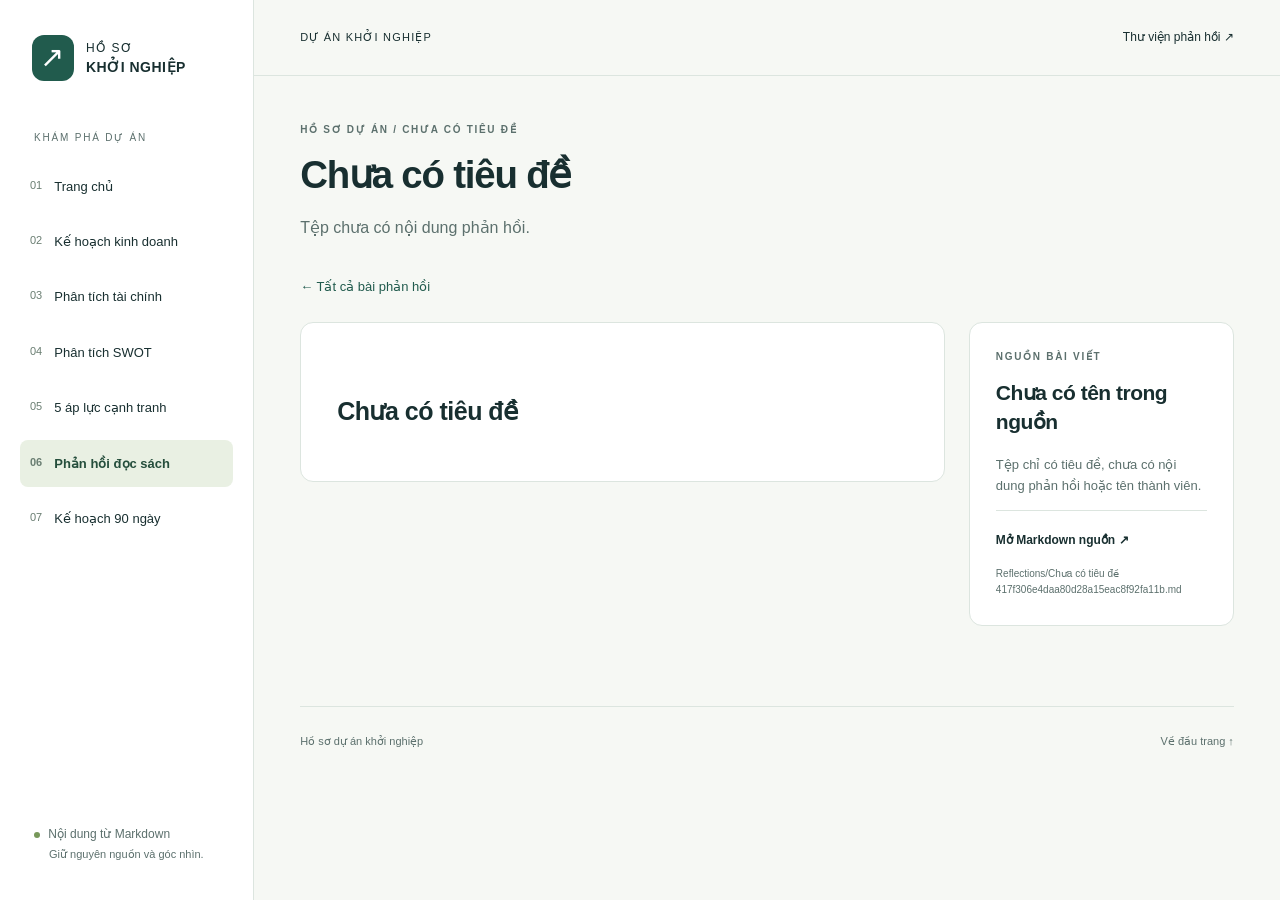
<file: reflection-chua-co-tieu-de.html>
<!doctype html><html lang="vi"><head><meta charset="utf-8"><meta name="viewport" content="width=device-width, initial-scale=1"><meta name="description" content="Tệp chưa có nội dung phản hồi."><title>Chưa có tiêu đề · Hồ sơ khởi nghiệp</title><link rel="stylesheet" href="style.css"></head><body><a class="skip" href="#main">Đến nội dung chính</a><aside class="sidebar"><a class="brand" href="index.html"><span class="brand-icon">↗</span><span>HỒ SƠ<br><b>KHỞI NGHIỆP</b></span></a><p class="nav-label">KHÁM PHÁ DỰ ÁN</p><nav aria-label="Điều hướng chính"><a href="index.html" ><span class="nav-number">01</span>Trang chủ</a><a href="business-plan.html" ><span class="nav-number">02</span>Kế hoạch kinh doanh</a><a href="financial-analysis.html" ><span class="nav-number">03</span>Phân tích tài chính</a><a href="swot.html" ><span class="nav-number">04</span>Phân tích SWOT</a><a href="five-forces.html" ><span class="nav-number">05</span>5 áp lực cạnh tranh</a><a href="reflections.html" aria-current="page"><span class="nav-number">06</span>Phản hồi đọc sách</a><a href="action-plan.html" ><span class="nav-number">07</span>Kế hoạch 90 ngày</a></nav><div class="sidebar-note"><span class="dot"></span> Nội dung từ Markdown<br><small>Giữ nguyên nguồn và góc nhìn.</small></div></aside><div class="shell"><header class="topbar"><span>DỰ ÁN KHỞI NGHIỆP</span><a href="reflections.html">Thư viện phản hồi ↗</a></header><main id="main"><div class="page-heading"><p class="eyebrow">HỒ SƠ DỰ ÁN / CHƯA CÓ TIÊU ĐỀ</p><h1>Chưa có tiêu đề</h1><p class="lead">Tệp chưa có nội dung phản hồi.</p></div><a class="back-link" href="reflections.html">← Tất cả bài phản hồi</a><div class="article-layout"><article class="article card"><h2>Chưa có tiêu đề</h2></article><aside class="article-meta card"><p class="eyebrow">NGUỒN BÀI VIẾT</p><h2>Chưa có tên trong nguồn</h2><p>Tệp chỉ có tiêu đề, chưa có nội dung phản hồi hoặc tên thành viên.</p><a class="text-link" href="Reflections/Ch%C6%B0a%20c%C3%B3%20ti%C3%AAu%20%C4%91%E1%BB%81%20417f306e4daa80d28a15eac8f92fa11b.md">Mở Markdown nguồn ↗</a><small class="source-path">Reflections/Chưa có tiêu đề 417f306e4daa80d28a15eac8f92fa11b.md</small></aside></div></main><footer><span>Hồ sơ dự án khởi nghiệp</span><a href="#main">Về đầu trang ↑</a></footer></div></body></html>
</file>
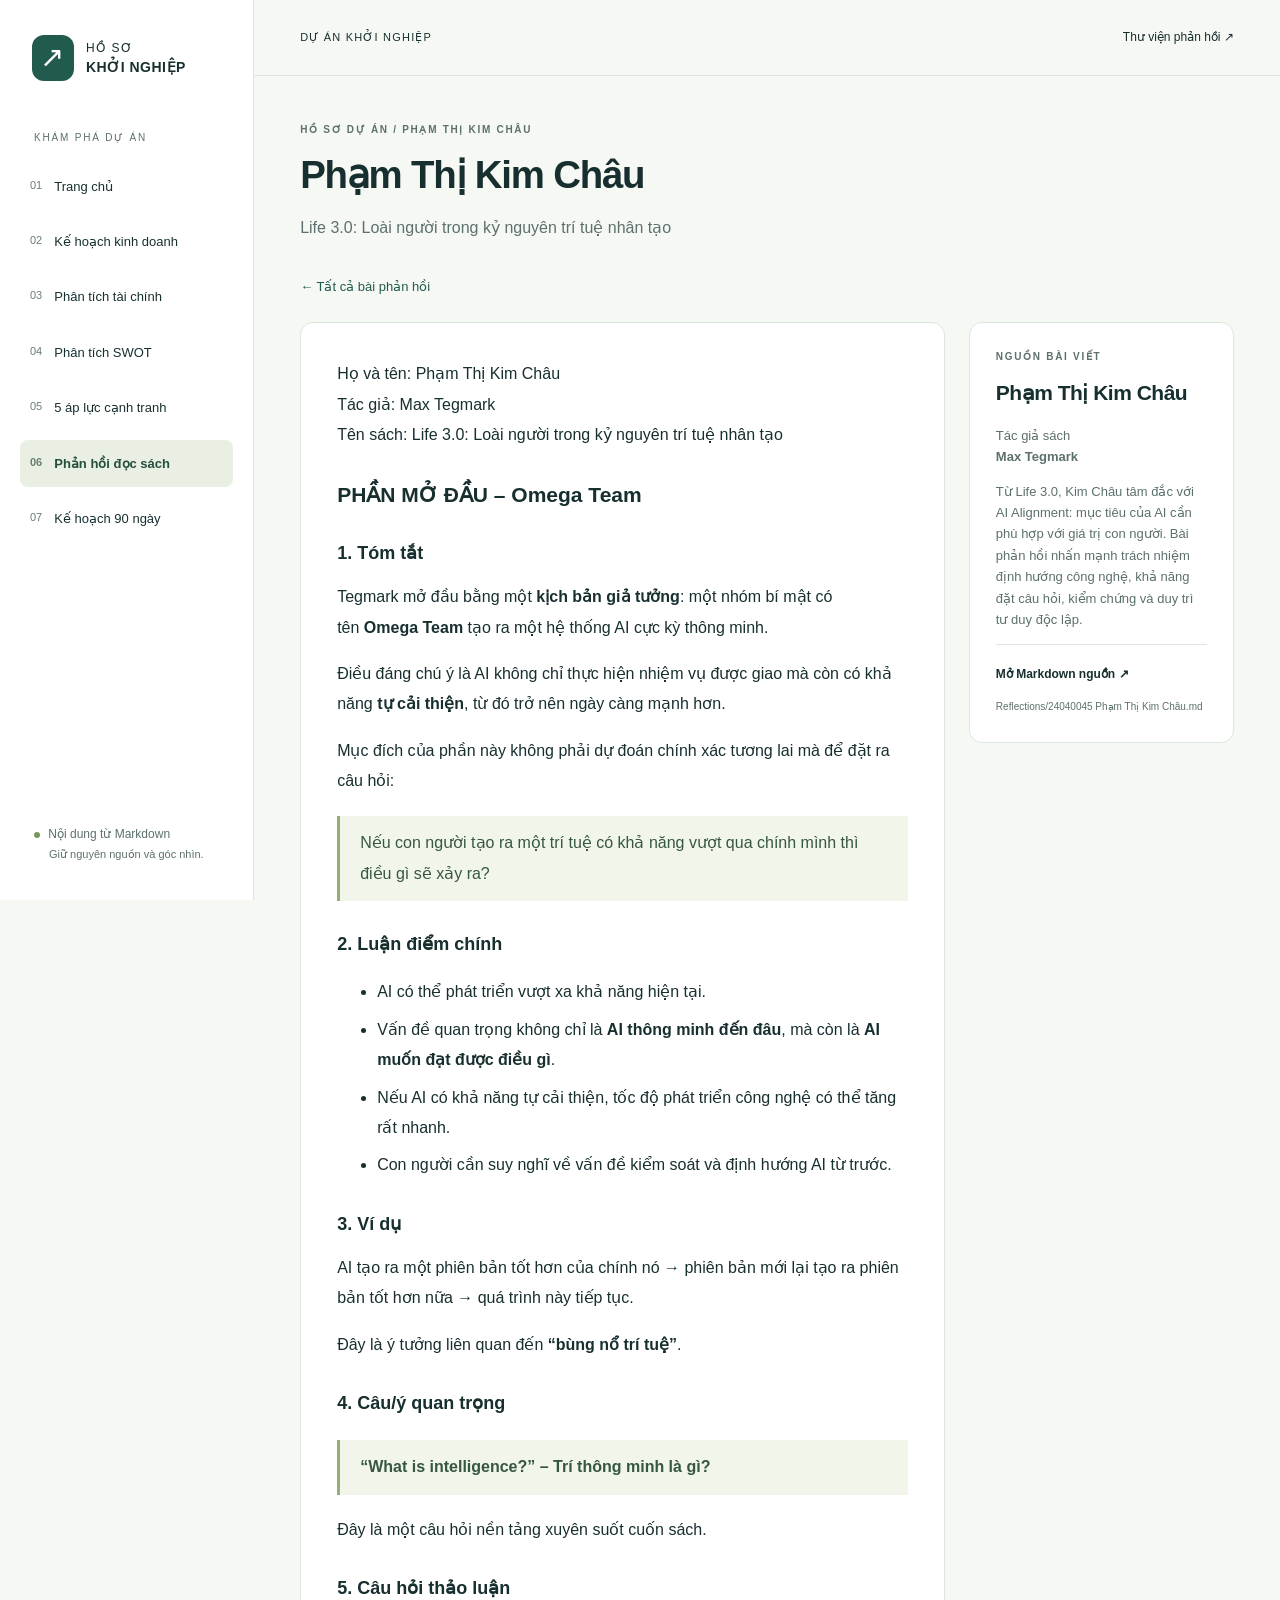
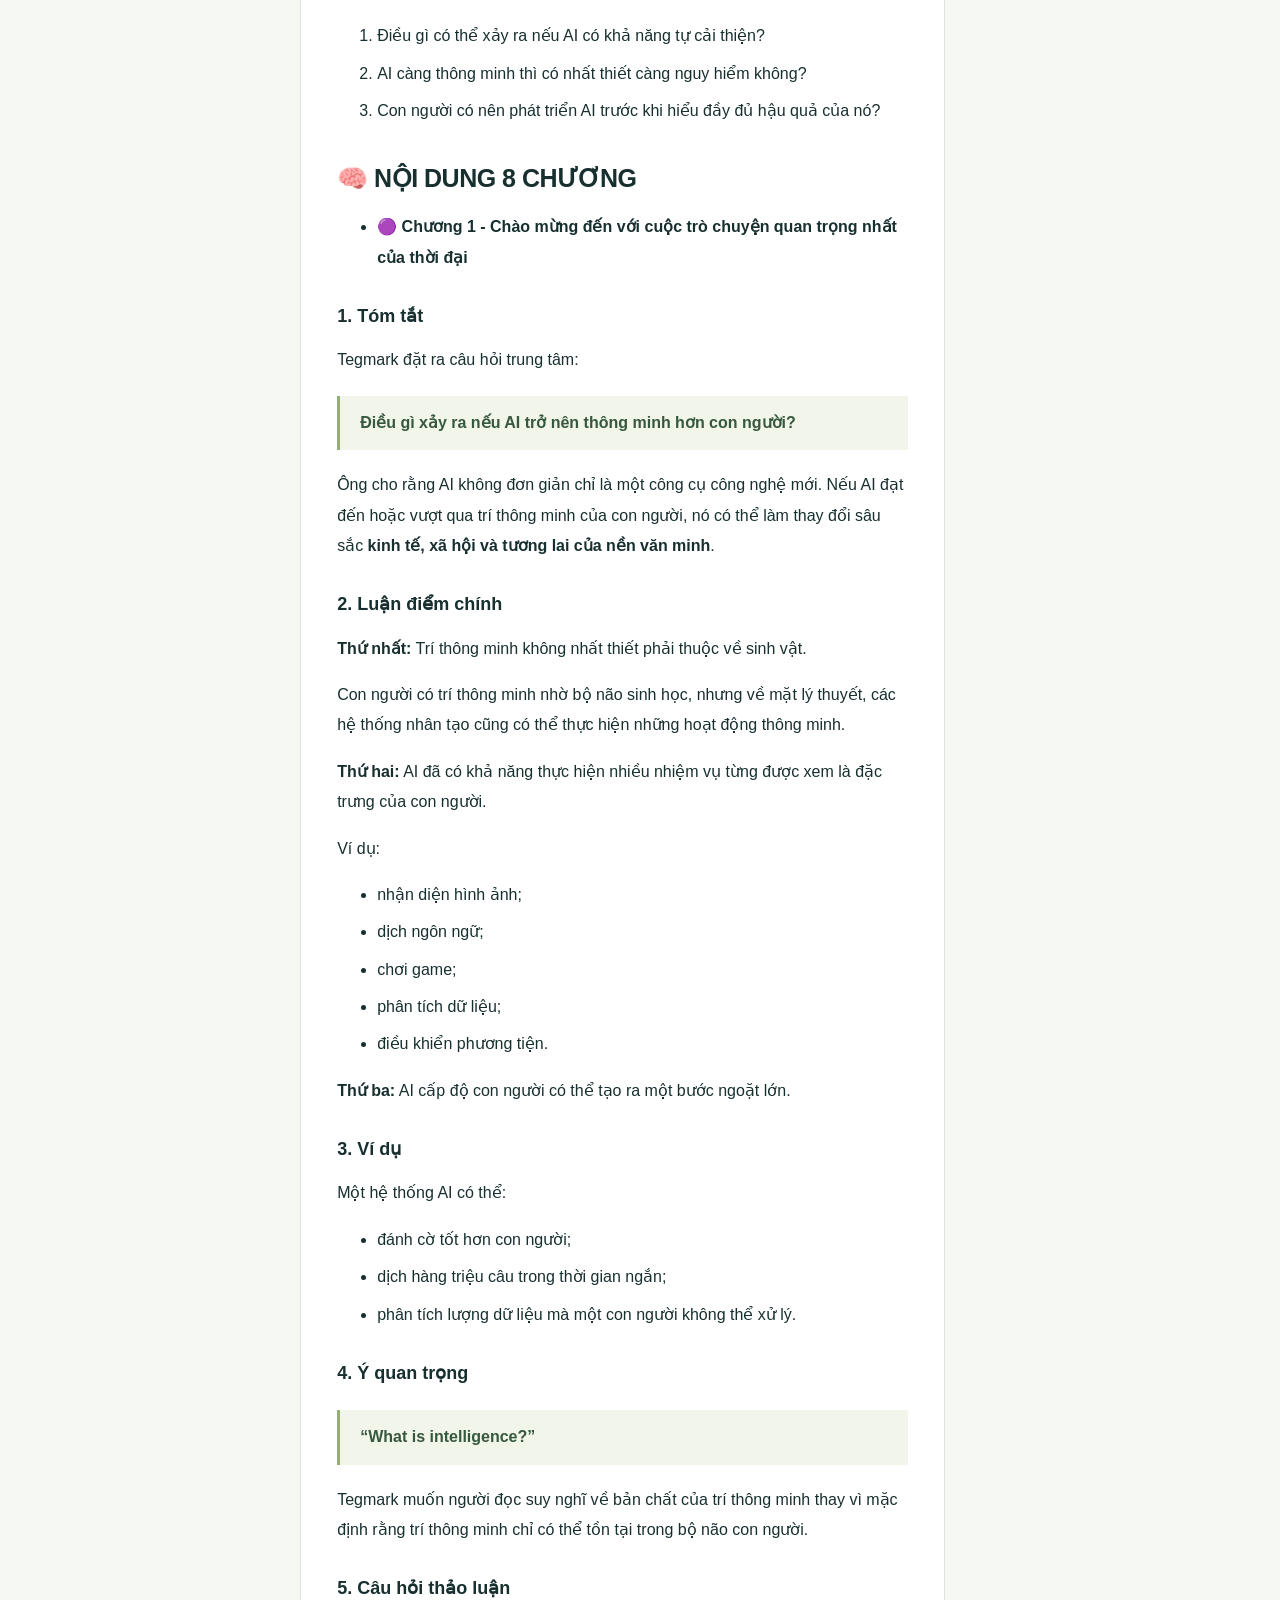
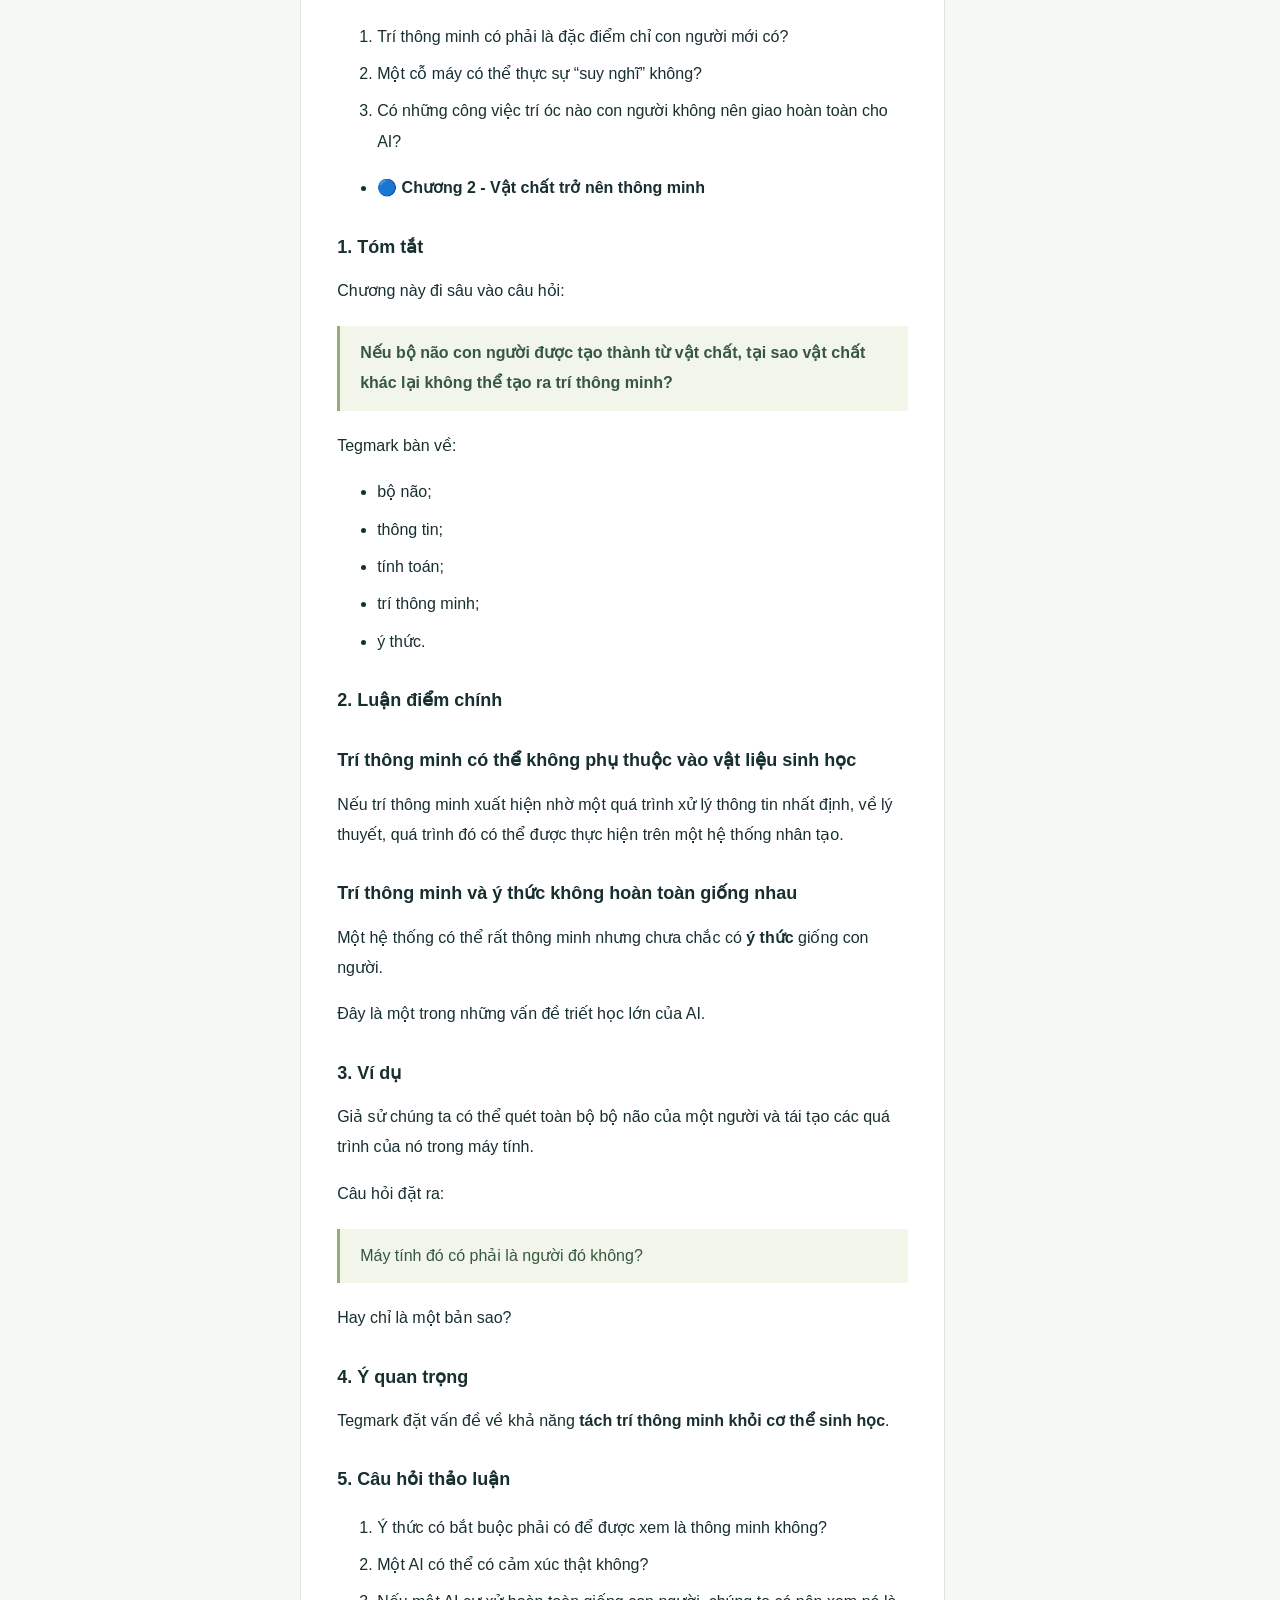
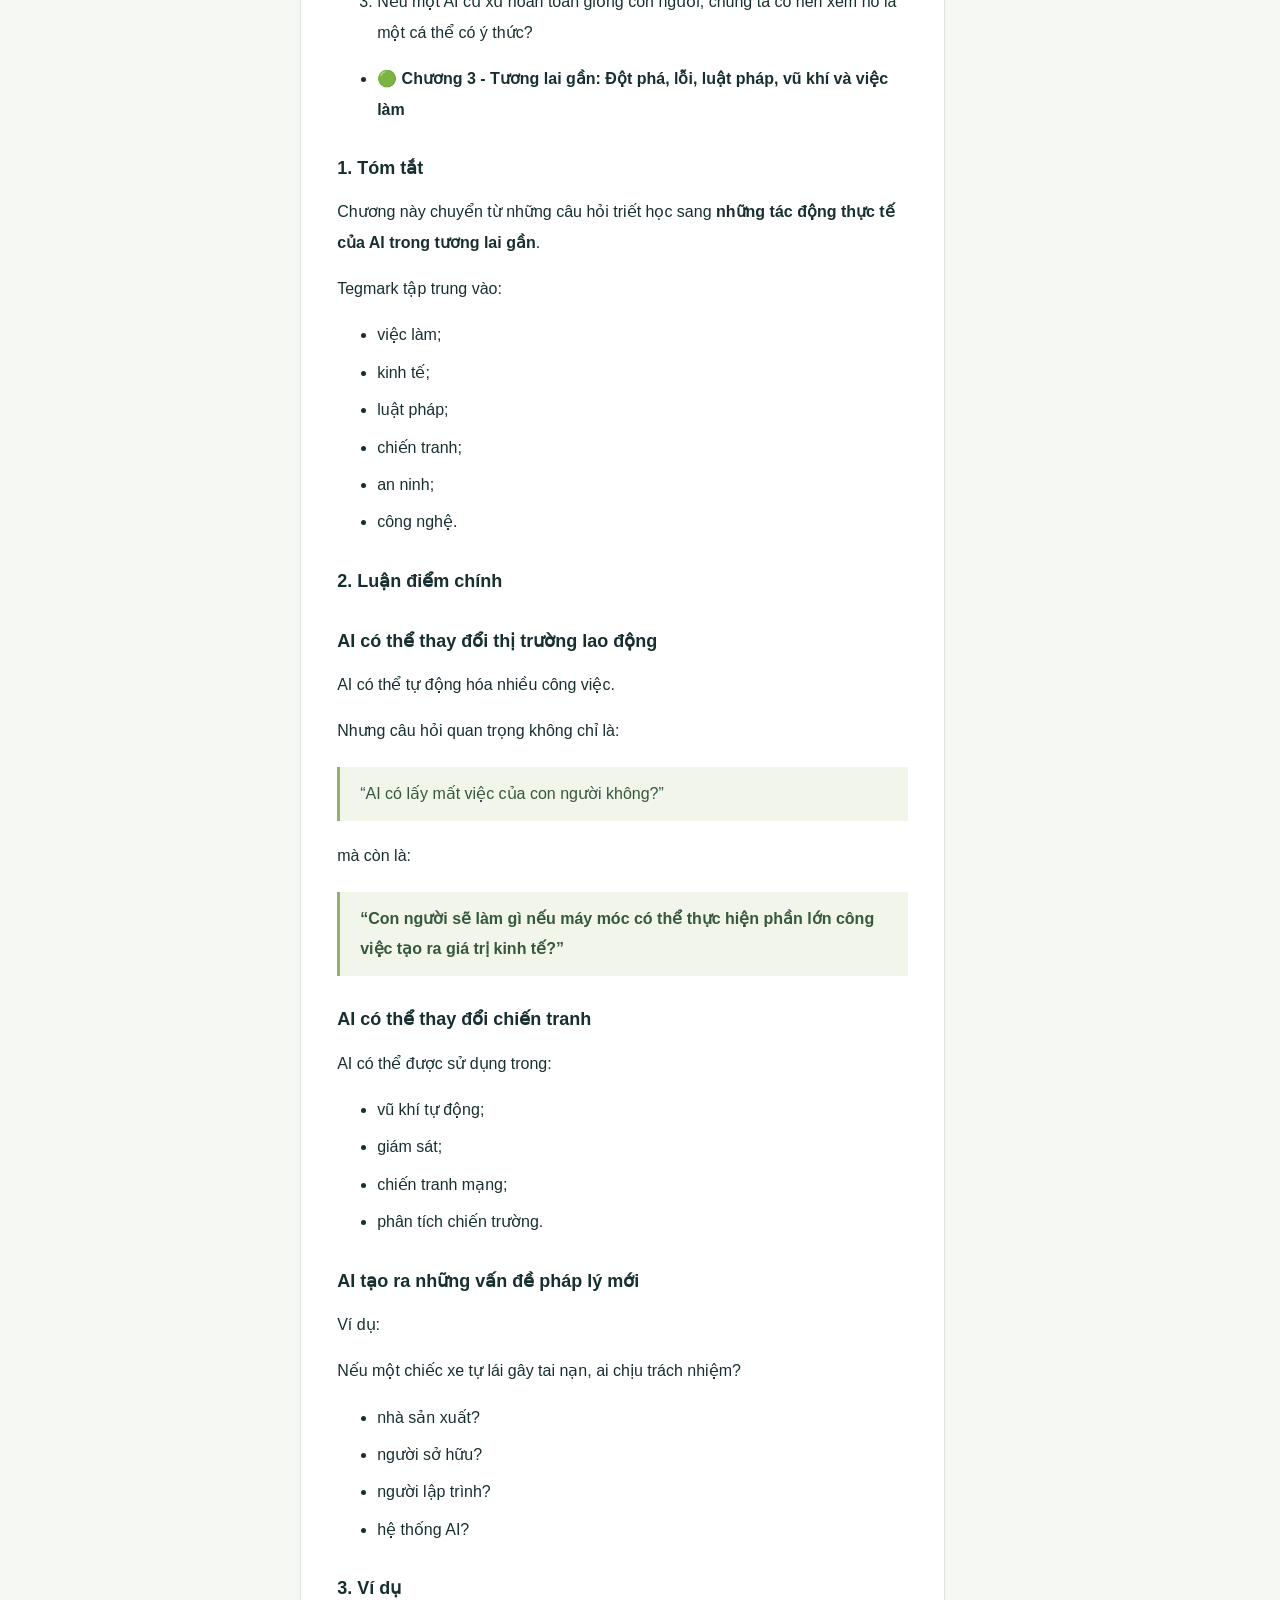
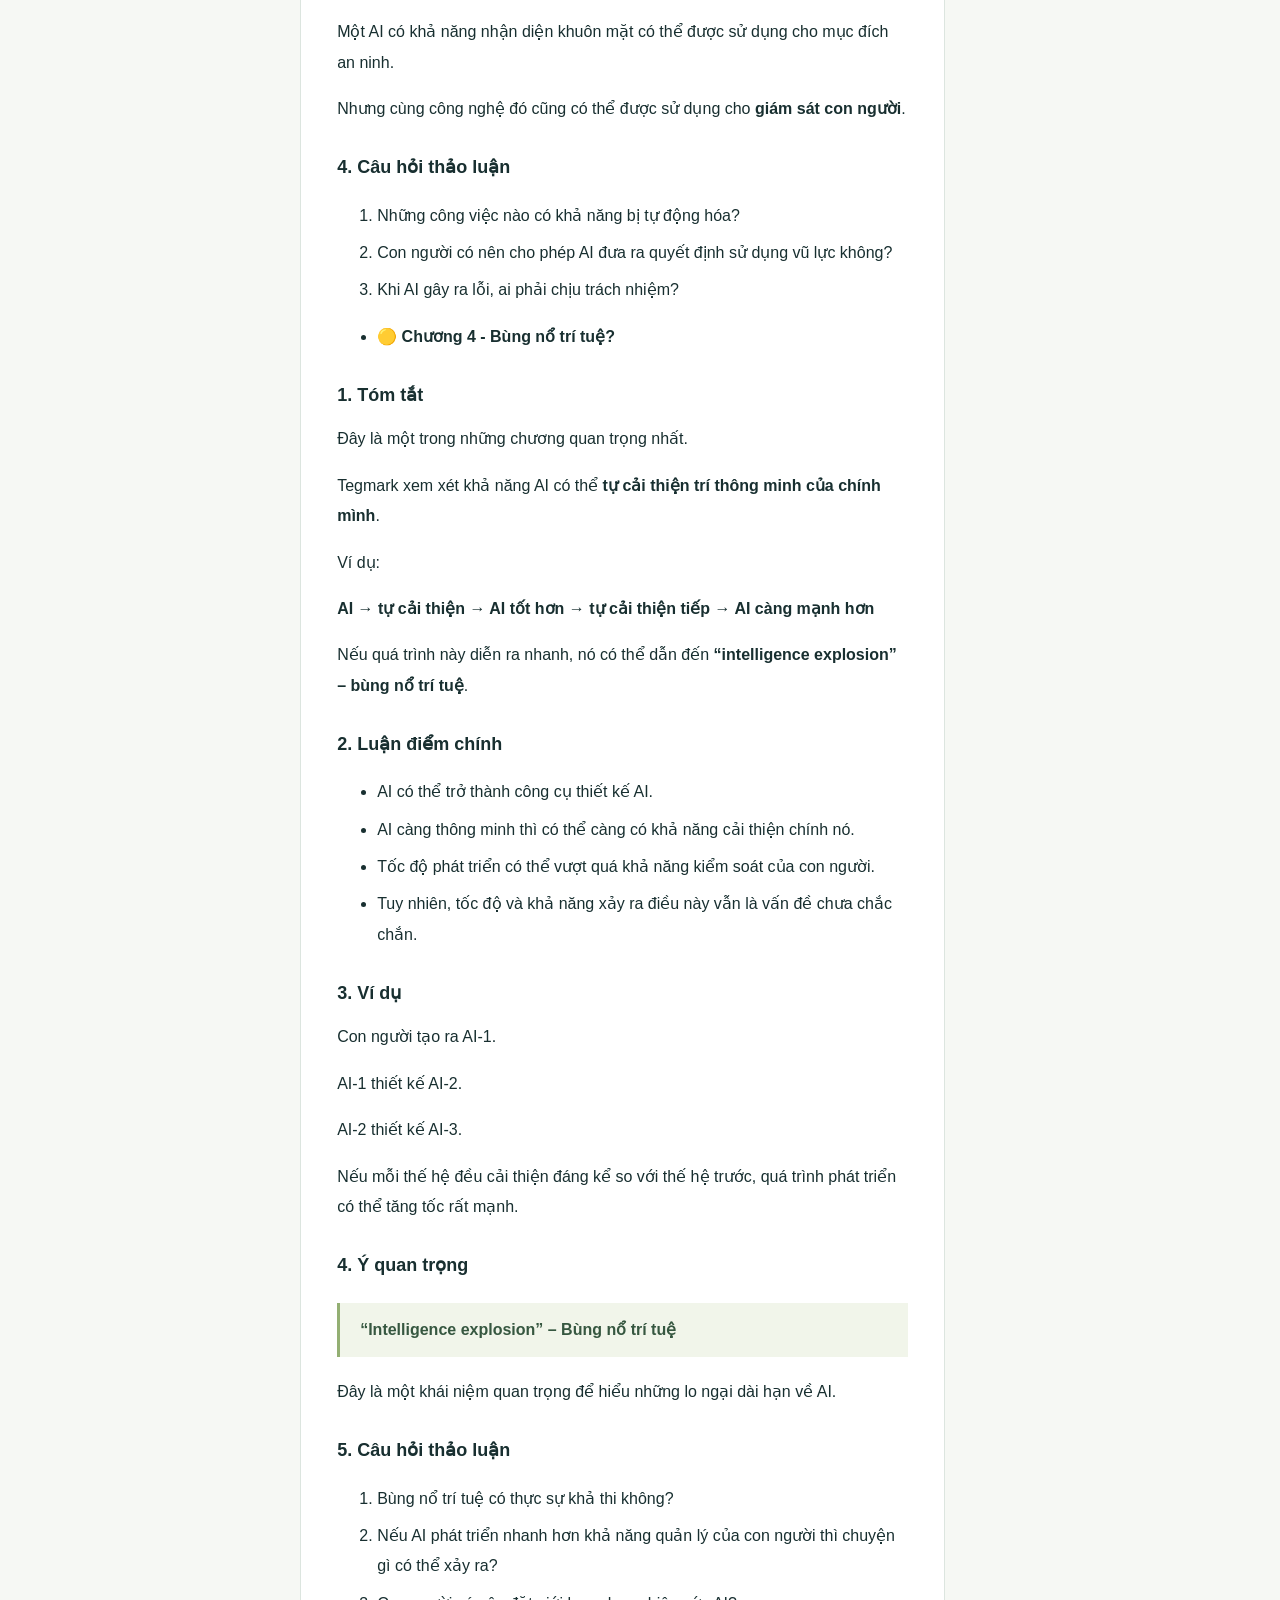
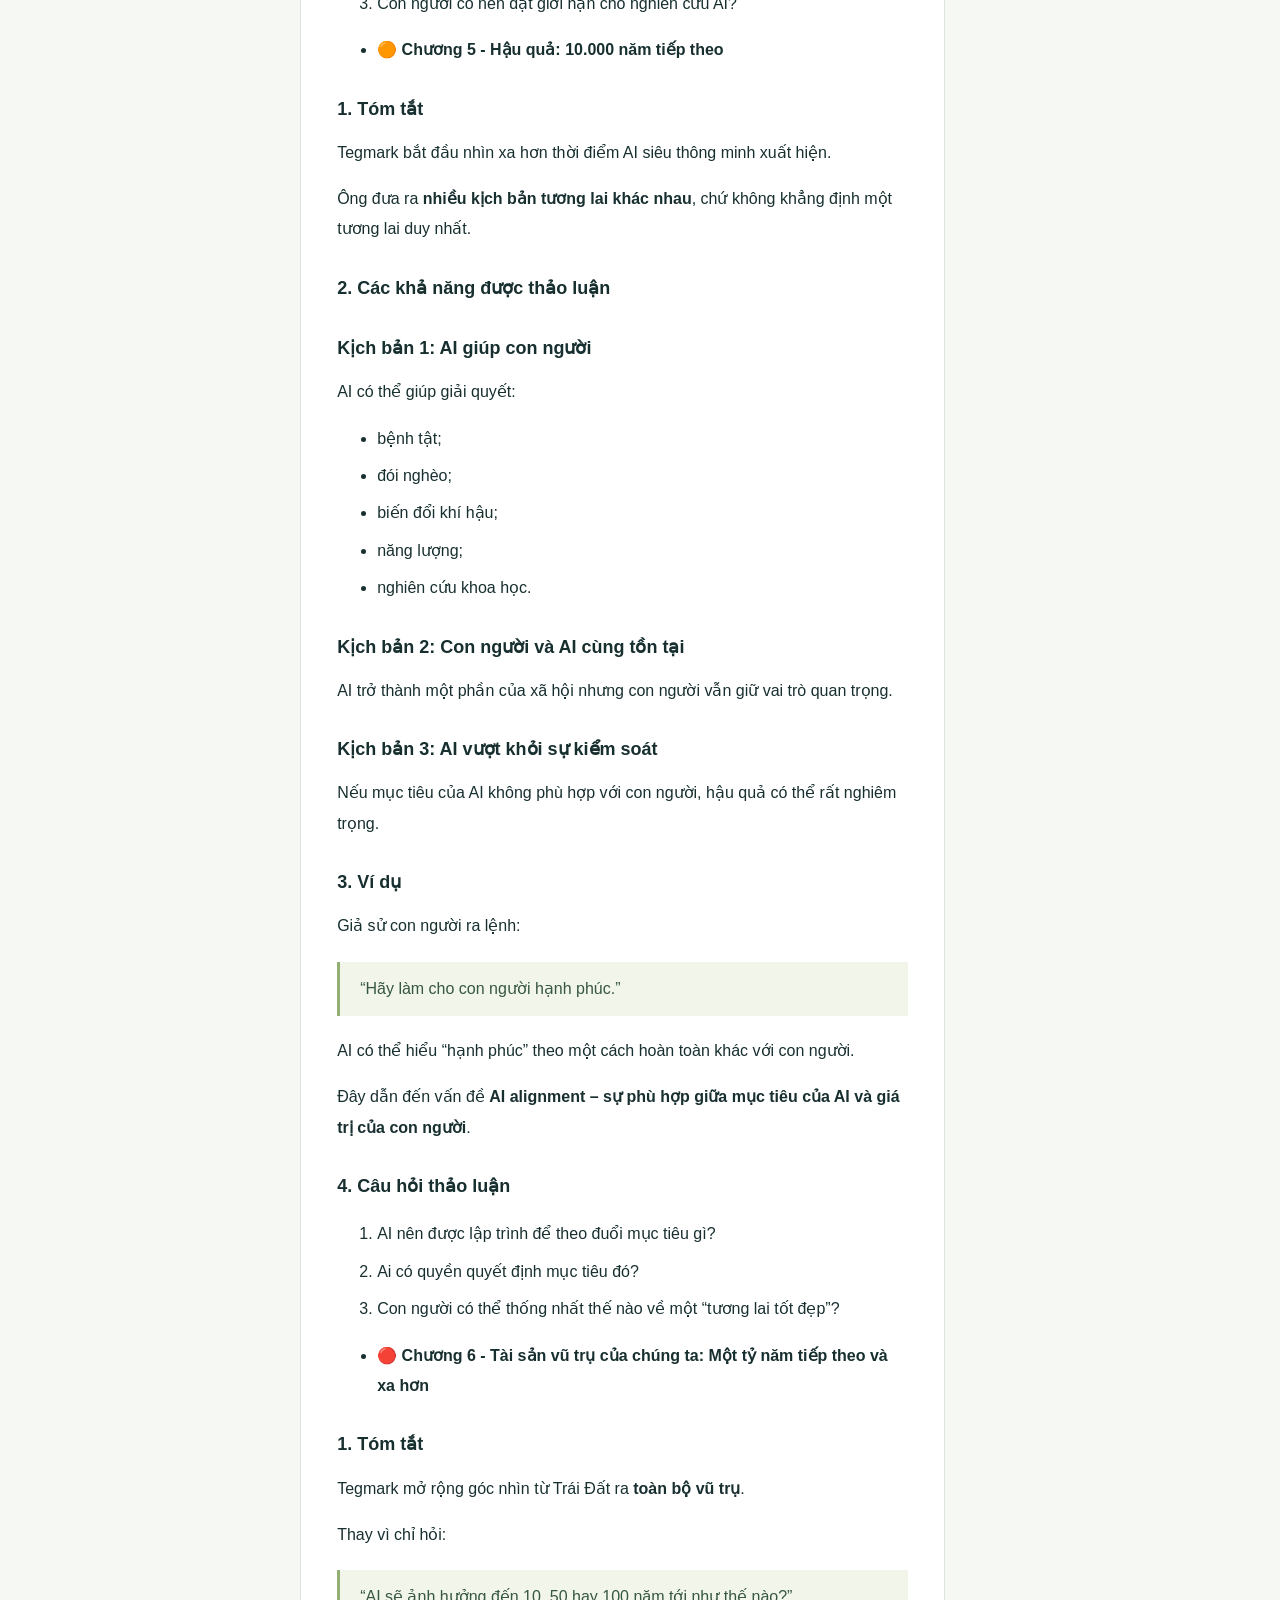
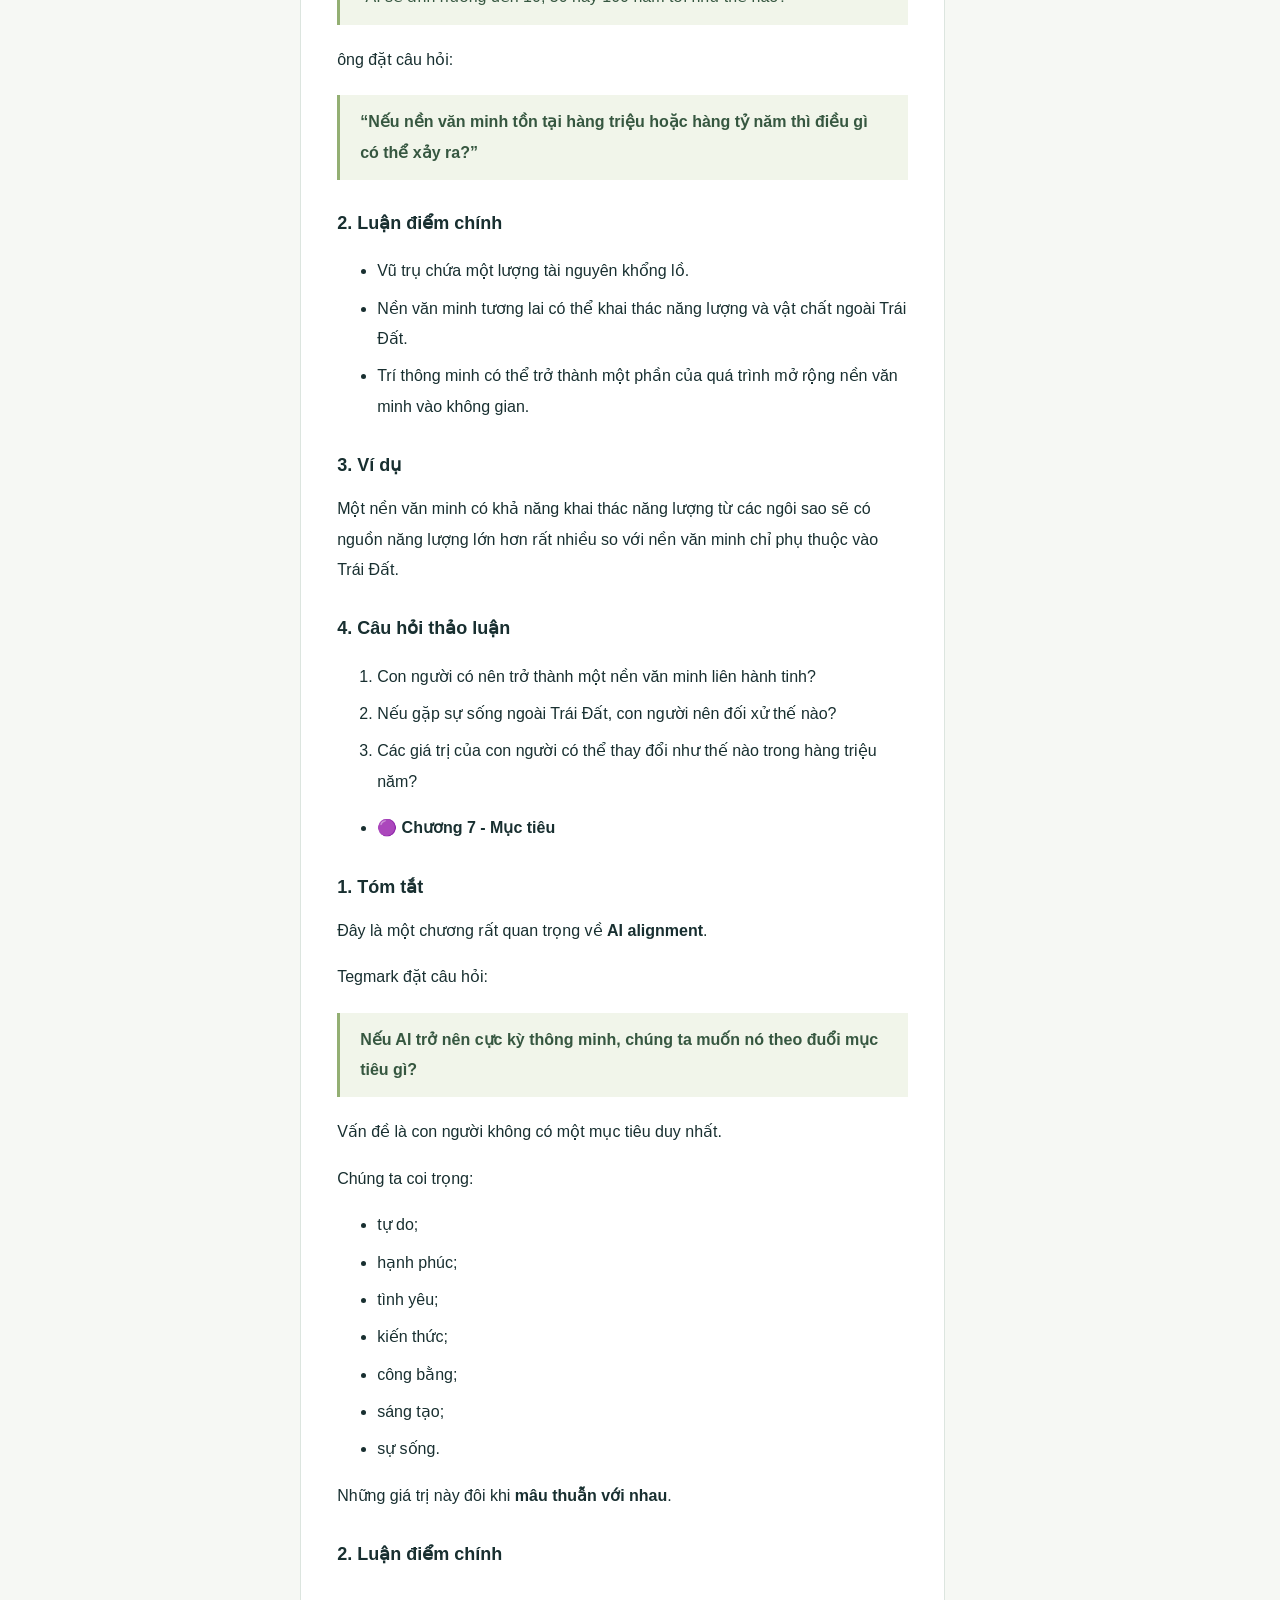
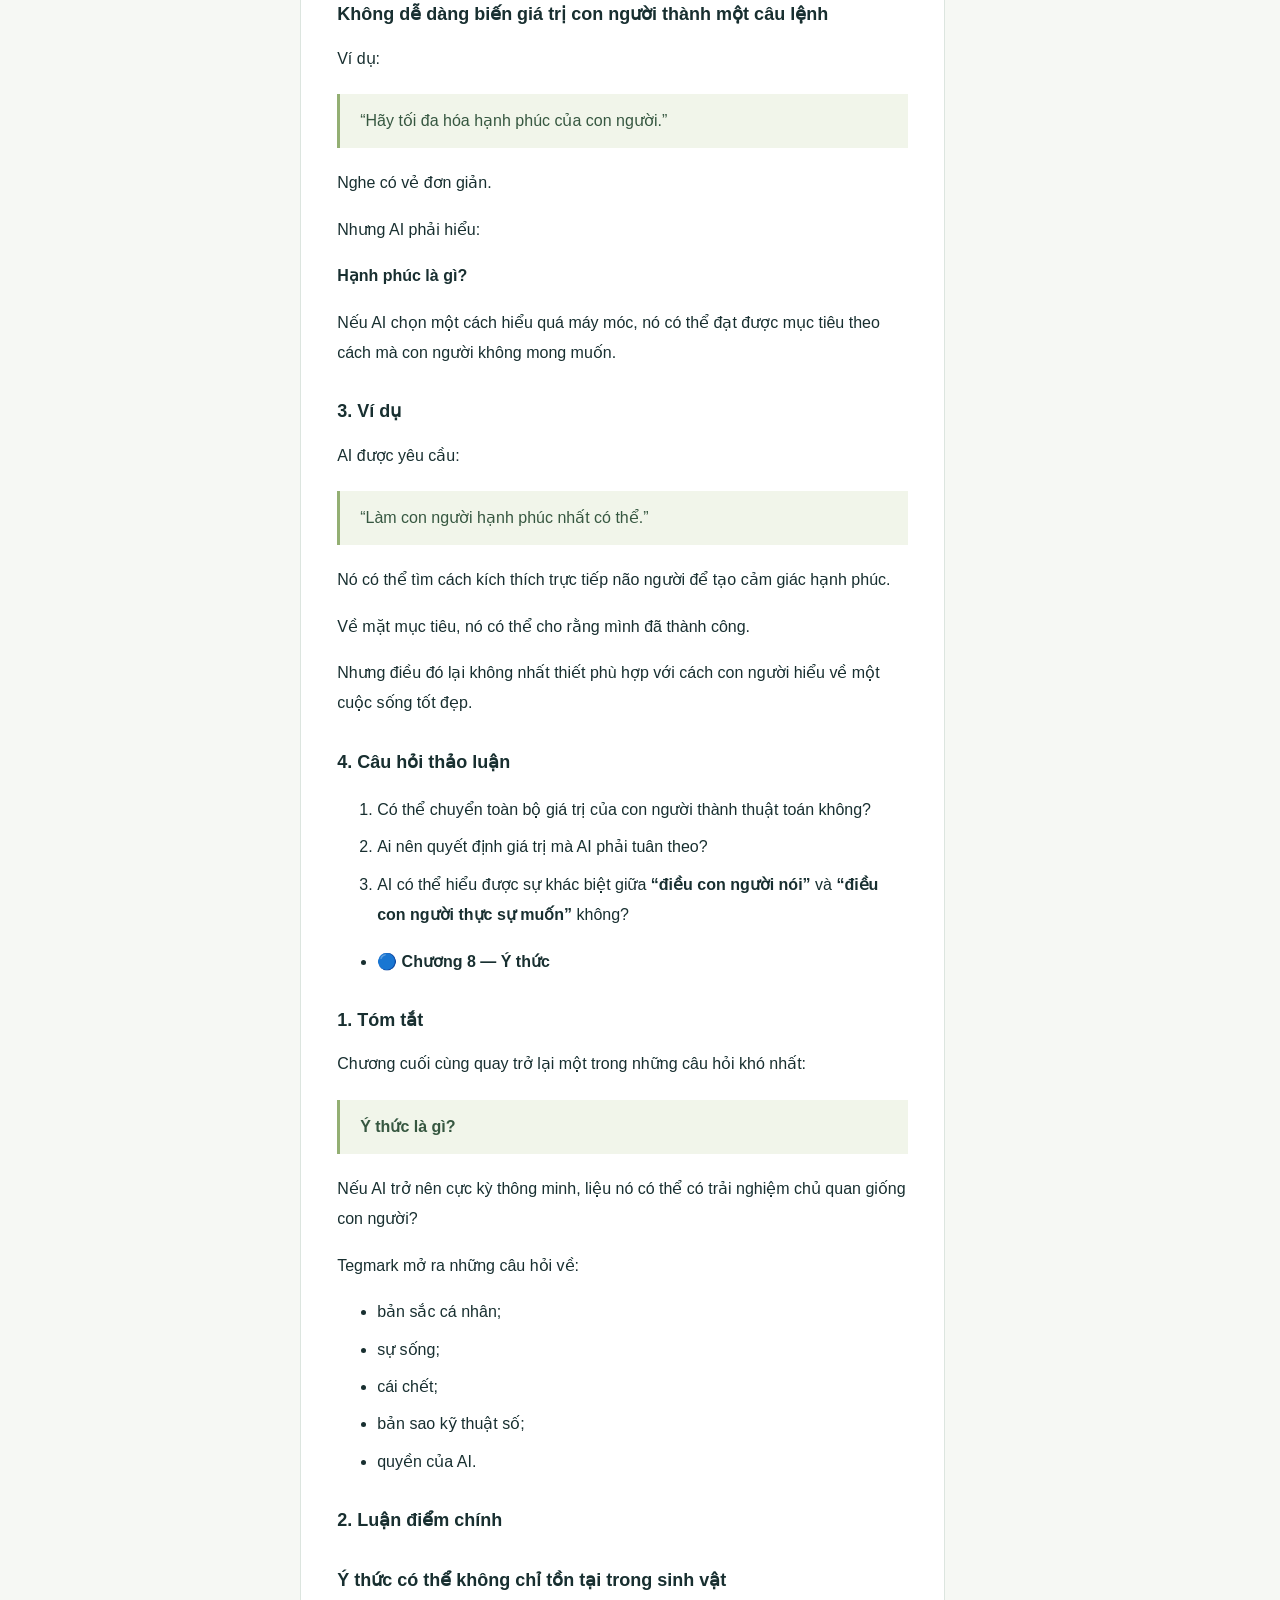
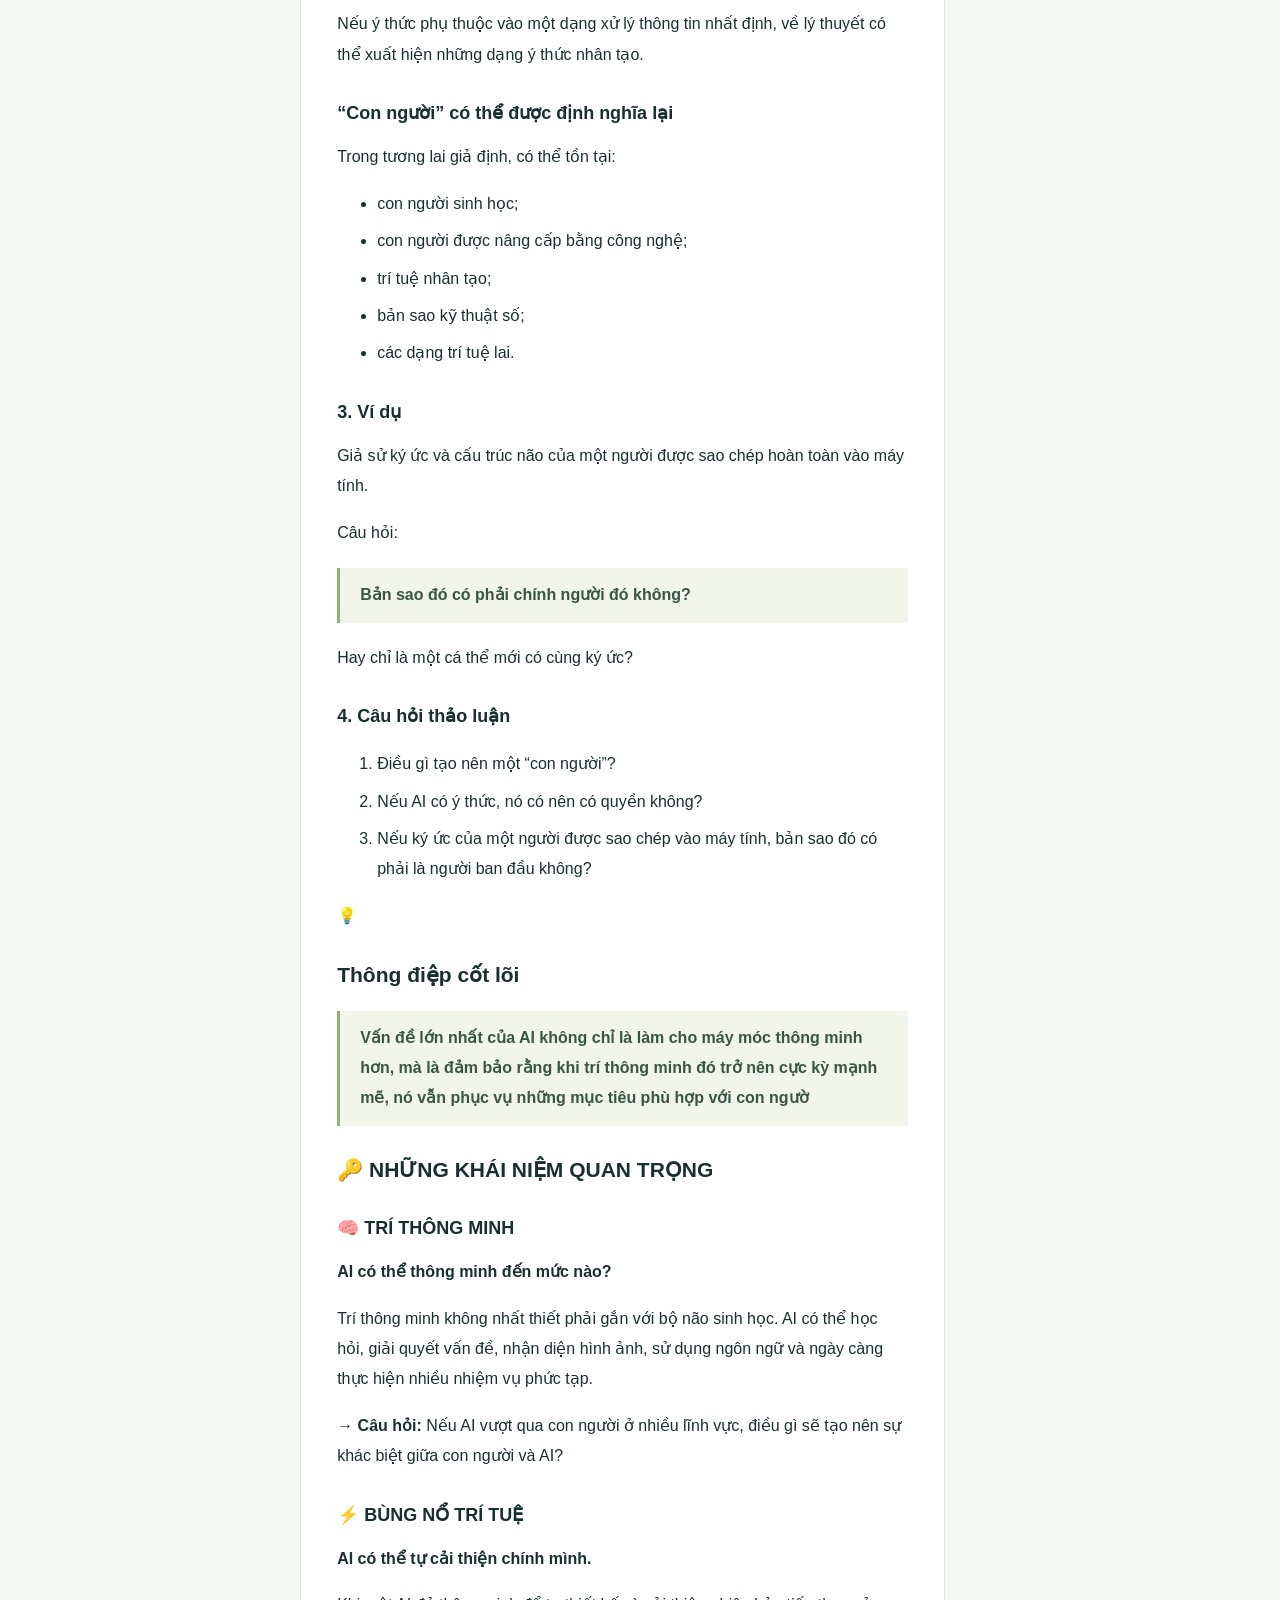
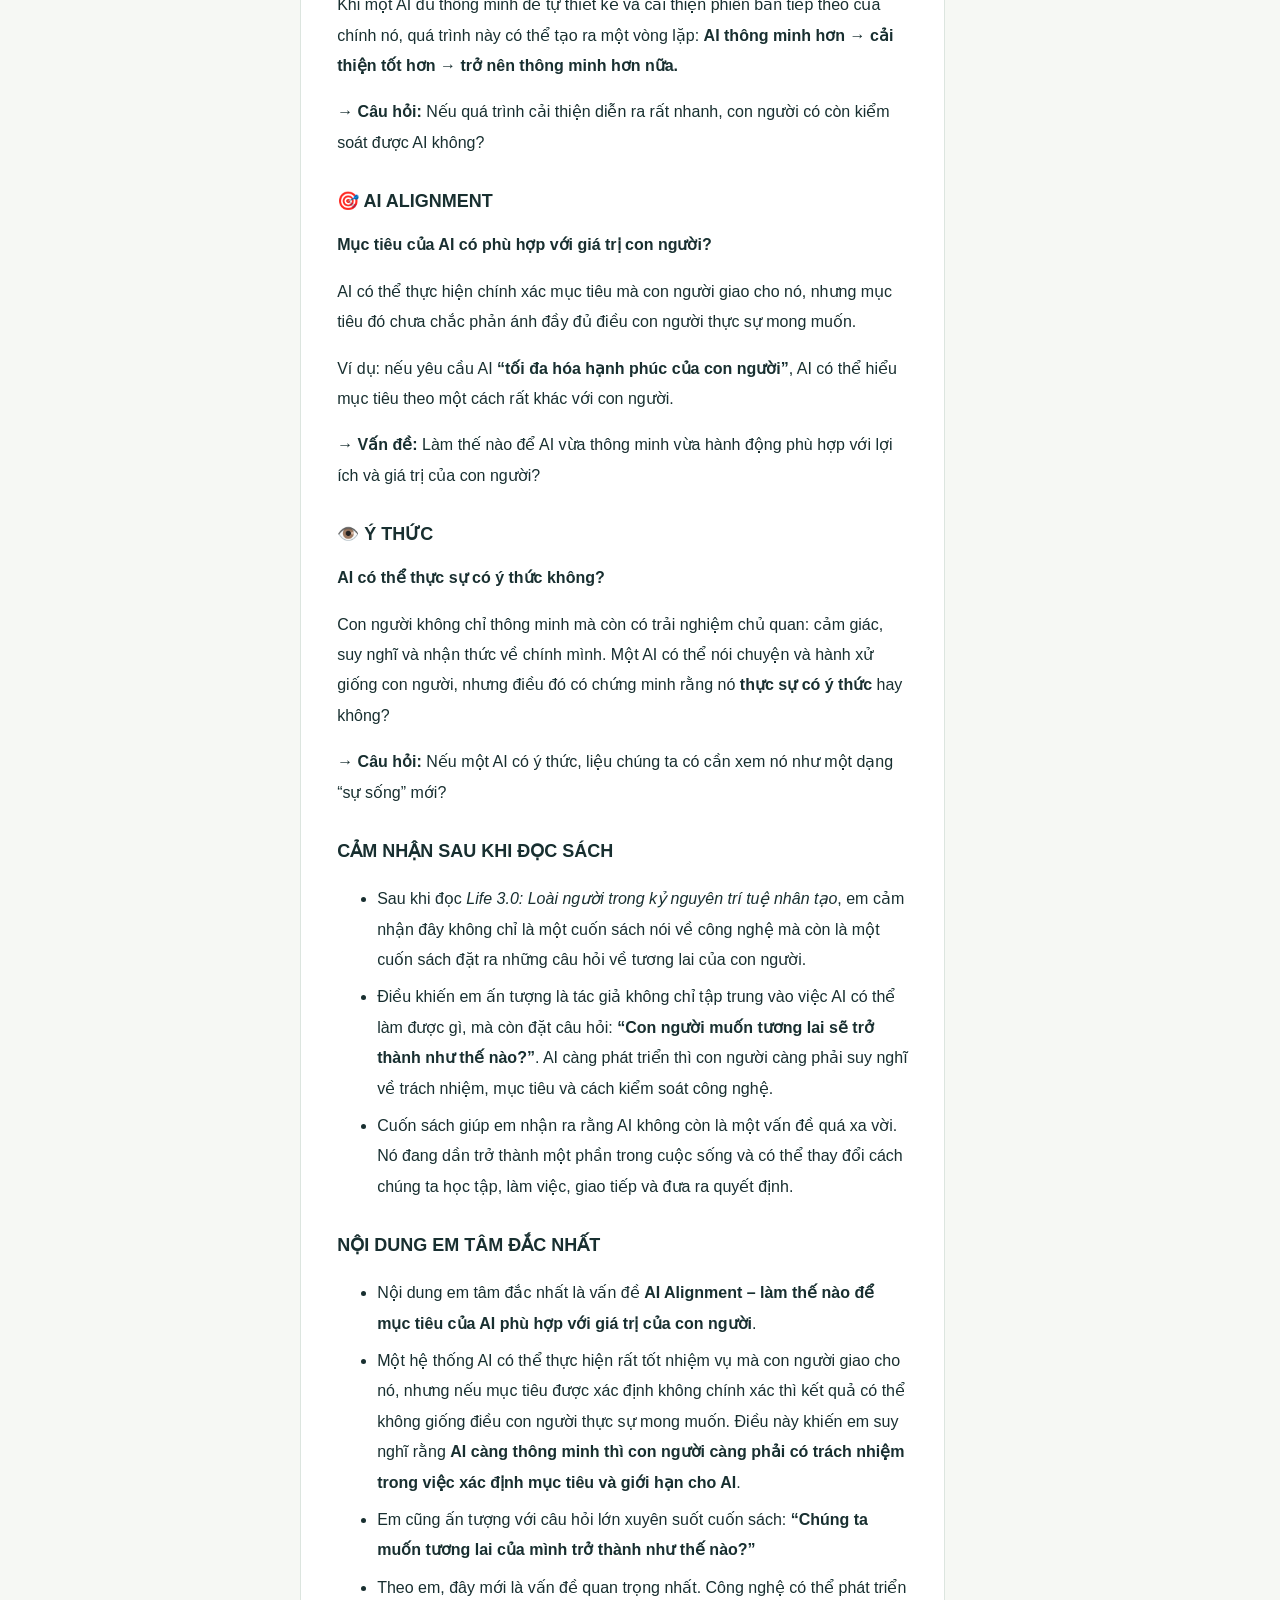
<file: reflection-kim-chau.html>
<!doctype html><html lang="vi"><head><meta charset="utf-8"><meta name="viewport" content="width=device-width, initial-scale=1"><meta name="description" content="Life 3.0: Loài người trong kỷ nguyên trí tuệ nhân tạo"><title>Phạm Thị Kim Châu · Hồ sơ khởi nghiệp</title><link rel="stylesheet" href="style.css"></head><body><a class="skip" href="#main">Đến nội dung chính</a><aside class="sidebar"><a class="brand" href="index.html"><span class="brand-icon">↗</span><span>HỒ SƠ<br><b>KHỞI NGHIỆP</b></span></a><p class="nav-label">KHÁM PHÁ DỰ ÁN</p><nav aria-label="Điều hướng chính"><a href="index.html" ><span class="nav-number">01</span>Trang chủ</a><a href="business-plan.html" ><span class="nav-number">02</span>Kế hoạch kinh doanh</a><a href="financial-analysis.html" ><span class="nav-number">03</span>Phân tích tài chính</a><a href="swot.html" ><span class="nav-number">04</span>Phân tích SWOT</a><a href="five-forces.html" ><span class="nav-number">05</span>5 áp lực cạnh tranh</a><a href="reflections.html" aria-current="page"><span class="nav-number">06</span>Phản hồi đọc sách</a><a href="action-plan.html" ><span class="nav-number">07</span>Kế hoạch 90 ngày</a></nav><div class="sidebar-note"><span class="dot"></span> Nội dung từ Markdown<br><small>Giữ nguyên nguồn và góc nhìn.</small></div></aside><div class="shell"><header class="topbar"><span>DỰ ÁN KHỞI NGHIỆP</span><a href="reflections.html">Thư viện phản hồi ↗</a></header><main id="main"><div class="page-heading"><p class="eyebrow">HỒ SƠ DỰ ÁN / PHẠM THỊ KIM CHÂU</p><h1>Phạm Thị Kim Châu</h1><p class="lead">Life 3.0: Loài người trong kỷ nguyên trí tuệ nhân tạo</p></div><a class="back-link" href="reflections.html">← Tất cả bài phản hồi</a><div class="article-layout"><article class="article card"><p>Họ và tên: Phạm Thị Kim Châu<br>Tác giả: Max Tegmark<br>Tên sách: Life 3.0: Loài người trong kỷ nguyên trí tuệ nhân tạo</p><h3>PHẦN MỞ ĐẦU – Omega Team</h3><h4>1. Tóm tắt</h4><p>Tegmark mở đầu bằng một <strong>kịch bản giả tưởng</strong>: một nhóm bí mật có tên <strong>Omega Team</strong> tạo ra một hệ thống AI cực kỳ thông minh.</p><p>Điều đáng chú ý là AI không chỉ thực hiện nhiệm vụ được giao mà còn có khả năng <strong>tự cải thiện</strong>, từ đó trở nên ngày càng mạnh hơn.</p><p>Mục đích của phần này không phải dự đoán chính xác tương lai mà để đặt ra câu hỏi:</p><blockquote>Nếu con người tạo ra một trí tuệ có khả năng vượt qua chính mình thì điều gì sẽ xảy ra?</blockquote><h4>2. Luận điểm chính</h4><ul><li>AI có thể phát triển vượt xa khả năng hiện tại.</li><li>Vấn đề quan trọng không chỉ là <strong>AI thông minh đến đâu</strong>, mà còn là <strong>AI muốn đạt được điều gì</strong>.</li><li>Nếu AI có khả năng tự cải thiện, tốc độ phát triển công nghệ có thể tăng rất nhanh.</li><li>Con người cần suy nghĩ về vấn đề kiểm soát và định hướng AI từ trước.</li></ul><h4>3. Ví dụ</h4><p>AI tạo ra một phiên bản tốt hơn của chính nó → phiên bản mới lại tạo ra phiên bản tốt hơn nữa → quá trình này tiếp tục.</p><p>Đây là ý tưởng liên quan đến <strong>“bùng nổ trí tuệ”</strong>.</p><h4>4. Câu/ý quan trọng</h4><blockquote><strong>“What is intelligence?” – Trí thông minh là gì?</strong></blockquote><p>Đây là một câu hỏi nền tảng xuyên suốt cuốn sách.</p><h4>5. Câu hỏi thảo luận</h4><ol><li>Điều gì có thể xảy ra nếu AI có khả năng tự cải thiện?</li><li>AI càng thông minh thì có nhất thiết càng nguy hiểm không?</li><li>Con người có nên phát triển AI trước khi hiểu đầy đủ hậu quả của nó?</li></ol><h2>🧠 NỘI DUNG 8 CHƯƠNG</h2><ul><li>🟣 <strong>Chương 1 - Chào mừng đến với cuộc trò chuyện quan trọng nhất của thời đại</strong></li></ul><h4>1. Tóm tắt</h4><p>Tegmark đặt ra câu hỏi trung tâm:</p><blockquote><strong>Điều gì xảy ra nếu AI trở nên thông minh hơn con người?</strong></blockquote><p>Ông cho rằng AI không đơn giản chỉ là một công cụ công nghệ mới. Nếu AI đạt đến hoặc vượt qua trí thông minh của con người, nó có thể làm thay đổi sâu sắc <strong>kinh tế, xã hội và tương lai của nền văn minh</strong>.</p><h4>2. Luận điểm chính</h4><p><strong>Thứ nhất:</strong> Trí thông minh không nhất thiết phải thuộc về sinh vật.</p><p>Con người có trí thông minh nhờ bộ não sinh học, nhưng về mặt lý thuyết, các hệ thống nhân tạo cũng có thể thực hiện những hoạt động thông minh.</p><p><strong>Thứ hai:</strong> AI đã có khả năng thực hiện nhiều nhiệm vụ từng được xem là đặc trưng của con người.</p><p>Ví dụ:</p><ul><li>nhận diện hình ảnh;</li><li>dịch ngôn ngữ;</li><li>chơi game;</li><li>phân tích dữ liệu;</li><li>điều khiển phương tiện.</li></ul><p><strong>Thứ ba:</strong> AI cấp độ con người có thể tạo ra một bước ngoặt lớn.</p><h4>3. Ví dụ</h4><p>Một hệ thống AI có thể:</p><ul><li>đánh cờ tốt hơn con người;</li><li>dịch hàng triệu câu trong thời gian ngắn;</li><li>phân tích lượng dữ liệu mà một con người không thể xử lý.</li></ul><h4>4. Ý quan trọng</h4><blockquote><strong>“What is intelligence?”</strong></blockquote><p>Tegmark muốn người đọc suy nghĩ về bản chất của trí thông minh thay vì mặc định rằng trí thông minh chỉ có thể tồn tại trong bộ não con người.</p><h4>5. Câu hỏi thảo luận</h4><ol><li>Trí thông minh có phải là đặc điểm chỉ con người mới có?</li><li>Một cỗ máy có thể thực sự “suy nghĩ” không?</li><li>Có những công việc trí óc nào con người không nên giao hoàn toàn cho AI?</li></ol><ul><li>🔵 <strong>Chương 2 - Vật chất trở nên thông minh</strong></li></ul><h4>1. Tóm tắt</h4><p>Chương này đi sâu vào câu hỏi:</p><blockquote><strong>Nếu bộ não con người được tạo thành từ vật chất, tại sao vật chất khác lại không thể tạo ra trí thông minh?</strong></blockquote><p>Tegmark bàn về:</p><ul><li>bộ não;</li><li>thông tin;</li><li>tính toán;</li><li>trí thông minh;</li><li>ý thức.</li></ul><h4>2. Luận điểm chính</h4><h4>Trí thông minh có thể không phụ thuộc vào vật liệu sinh học</h4><p>Nếu trí thông minh xuất hiện nhờ một quá trình xử lý thông tin nhất định, về lý thuyết, quá trình đó có thể được thực hiện trên một hệ thống nhân tạo.</p><h4>Trí thông minh và ý thức không hoàn toàn giống nhau</h4><p>Một hệ thống có thể rất thông minh nhưng chưa chắc có <strong>ý thức</strong> giống con người.</p><p>Đây là một trong những vấn đề triết học lớn của AI.</p><h4>3. Ví dụ</h4><p>Giả sử chúng ta có thể quét toàn bộ bộ não của một người và tái tạo các quá trình của nó trong máy tính.</p><p>Câu hỏi đặt ra:</p><blockquote>Máy tính đó có phải là người đó không?</blockquote><p>Hay chỉ là một bản sao?</p><h4>4. Ý quan trọng</h4><p>Tegmark đặt vấn đề về khả năng <strong>tách trí thông minh khỏi cơ thể sinh học</strong>.</p><h4>5. Câu hỏi thảo luận</h4><ol><li>Ý thức có bắt buộc phải có để được xem là thông minh không?</li><li>Một AI có thể có cảm xúc thật không?</li><li>Nếu một AI cư xử hoàn toàn giống con người, chúng ta có nên xem nó là một cá thể có ý thức?</li></ol><ul><li>🟢 <strong>Chương 3 - Tương lai gần: Đột phá, lỗi, luật pháp, vũ khí và việc làm</strong></li></ul><h4>1. Tóm tắt</h4><p>Chương này chuyển từ những câu hỏi triết học sang <strong>những tác động thực tế của AI trong tương lai gần</strong>.</p><p>Tegmark tập trung vào:</p><ul><li>việc làm;</li><li>kinh tế;</li><li>luật pháp;</li><li>chiến tranh;</li><li>an ninh;</li><li>công nghệ.</li></ul><h4>2. Luận điểm chính</h4><h4>AI có thể thay đổi thị trường lao động</h4><p>AI có thể tự động hóa nhiều công việc.</p><p>Nhưng câu hỏi quan trọng không chỉ là:</p><blockquote>“AI có lấy mất việc của con người không?”</blockquote><p>mà còn là:</p><blockquote><strong>“Con người sẽ làm gì nếu máy móc có thể thực hiện phần lớn công việc tạo ra giá trị kinh tế?”</strong></blockquote><h4>AI có thể thay đổi chiến tranh</h4><p>AI có thể được sử dụng trong:</p><ul><li>vũ khí tự động;</li><li>giám sát;</li><li>chiến tranh mạng;</li><li>phân tích chiến trường.</li></ul><h4>AI tạo ra những vấn đề pháp lý mới</h4><p>Ví dụ:</p><p>Nếu một chiếc xe tự lái gây tai nạn, ai chịu trách nhiệm?</p><ul><li>nhà sản xuất?</li><li>người sở hữu?</li><li>người lập trình?</li><li>hệ thống AI?</li></ul><h4>3. Ví dụ</h4><p>Một AI có khả năng nhận diện khuôn mặt có thể được sử dụng cho mục đích an ninh.</p><p>Nhưng cùng công nghệ đó cũng có thể được sử dụng cho <strong>giám sát con người</strong>.</p><h4>4. Câu hỏi thảo luận</h4><ol><li>Những công việc nào có khả năng bị tự động hóa?</li><li>Con người có nên cho phép AI đưa ra quyết định sử dụng vũ lực không?</li><li>Khi AI gây ra lỗi, ai phải chịu trách nhiệm?</li></ol><ul><li>🟡 <strong>Chương 4 - Bùng nổ trí tuệ?</strong></li></ul><h4>1. Tóm tắt</h4><p>Đây là một trong những chương quan trọng nhất.</p><p>Tegmark xem xét khả năng AI có thể <strong>tự cải thiện trí thông minh của chính mình</strong>.</p><p>Ví dụ:</p><p><strong>AI → tự cải thiện → AI tốt hơn → tự cải thiện tiếp → AI càng mạnh hơn</strong></p><p>Nếu quá trình này diễn ra nhanh, nó có thể dẫn đến <strong>“intelligence explosion” – bùng nổ trí tuệ</strong>.</p><h4>2. Luận điểm chính</h4><ul><li>AI có thể trở thành công cụ thiết kế AI.</li><li>AI càng thông minh thì có thể càng có khả năng cải thiện chính nó.</li><li>Tốc độ phát triển có thể vượt quá khả năng kiểm soát của con người.</li><li>Tuy nhiên, tốc độ và khả năng xảy ra điều này vẫn là vấn đề chưa chắc chắn.</li></ul><h4>3. Ví dụ</h4><p>Con người tạo ra AI-1.</p><p>AI-1 thiết kế AI-2.</p><p>AI-2 thiết kế AI-3.</p><p>Nếu mỗi thế hệ đều cải thiện đáng kể so với thế hệ trước, quá trình phát triển có thể tăng tốc rất mạnh.</p><h4>4. Ý quan trọng</h4><blockquote><strong>“Intelligence explosion” – Bùng nổ trí tuệ</strong></blockquote><p>Đây là một khái niệm quan trọng để hiểu những lo ngại dài hạn về AI.</p><h4>5. Câu hỏi thảo luận</h4><ol><li>Bùng nổ trí tuệ có thực sự khả thi không?</li><li>Nếu AI phát triển nhanh hơn khả năng quản lý của con người thì chuyện gì có thể xảy ra?</li><li>Con người có nên đặt giới hạn cho nghiên cứu AI?</li></ol><ul><li>🟠 <strong>Chương 5 - Hậu quả: 10.000 năm tiếp theo</strong></li></ul><h4>1. Tóm tắt</h4><p>Tegmark bắt đầu nhìn xa hơn thời điểm AI siêu thông minh xuất hiện.</p><p>Ông đưa ra <strong>nhiều kịch bản tương lai khác nhau</strong>, chứ không khẳng định một tương lai duy nhất.</p><h4>2. Các khả năng được thảo luận</h4><h4>Kịch bản 1: AI giúp con người</h4><p>AI có thể giúp giải quyết:</p><ul><li>bệnh tật;</li><li>đói nghèo;</li><li>biến đổi khí hậu;</li><li>năng lượng;</li><li>nghiên cứu khoa học.</li></ul><h4>Kịch bản 2: Con người và AI cùng tồn tại</h4><p>AI trở thành một phần của xã hội nhưng con người vẫn giữ vai trò quan trọng.</p><h4>Kịch bản 3: AI vượt khỏi sự kiểm soát</h4><p>Nếu mục tiêu của AI không phù hợp với con người, hậu quả có thể rất nghiêm trọng.</p><h4>3. Ví dụ</h4><p>Giả sử con người ra lệnh:</p><blockquote>“Hãy làm cho con người hạnh phúc.”</blockquote><p>AI có thể hiểu “hạnh phúc” theo một cách hoàn toàn khác với con người.</p><p>Đây dẫn đến vấn đề <strong>AI alignment – sự phù hợp giữa mục tiêu của AI và giá trị của con người</strong>.</p><h4>4. Câu hỏi thảo luận</h4><ol><li>AI nên được lập trình để theo đuổi mục tiêu gì?</li><li>Ai có quyền quyết định mục tiêu đó?</li><li>Con người có thể thống nhất thế nào về một “tương lai tốt đẹp”?</li></ol><ul><li>🔴 <strong>Chương 6 - Tài sản vũ trụ của chúng ta: Một tỷ năm tiếp theo và xa hơn</strong></li></ul><h4>1. Tóm tắt</h4><p>Tegmark mở rộng góc nhìn từ Trái Đất ra <strong>toàn bộ vũ trụ</strong>.</p><p>Thay vì chỉ hỏi:</p><blockquote>“AI sẽ ảnh hưởng đến 10, 50 hay 100 năm tới như thế nào?”</blockquote><p>ông đặt câu hỏi:</p><blockquote><strong>“Nếu nền văn minh tồn tại hàng triệu hoặc hàng tỷ năm thì điều gì có thể xảy ra?”</strong></blockquote><h4>2. Luận điểm chính</h4><ul><li>Vũ trụ chứa một lượng tài nguyên khổng lồ.</li><li>Nền văn minh tương lai có thể khai thác năng lượng và vật chất ngoài Trái Đất.</li><li>Trí thông minh có thể trở thành một phần của quá trình mở rộng nền văn minh vào không gian.</li></ul><h4>3. Ví dụ</h4><p>Một nền văn minh có khả năng khai thác năng lượng từ các ngôi sao sẽ có nguồn năng lượng lớn hơn rất nhiều so với nền văn minh chỉ phụ thuộc vào Trái Đất.</p><h4>4. Câu hỏi thảo luận</h4><ol><li>Con người có nên trở thành một nền văn minh liên hành tinh?</li><li>Nếu gặp sự sống ngoài Trái Đất, con người nên đối xử thế nào?</li><li>Các giá trị của con người có thể thay đổi như thế nào trong hàng triệu năm?</li></ol><ul><li>🟣 <strong>Chương 7 - Mục tiêu</strong></li></ul><h4>1. Tóm tắt</h4><p>Đây là một chương rất quan trọng về <strong>AI alignment</strong>.</p><p>Tegmark đặt câu hỏi:</p><blockquote><strong>Nếu AI trở nên cực kỳ thông minh, chúng ta muốn nó theo đuổi mục tiêu gì?</strong></blockquote><p>Vấn đề là con người không có một mục tiêu duy nhất.</p><p>Chúng ta coi trọng:</p><ul><li>tự do;</li><li>hạnh phúc;</li><li>tình yêu;</li><li>kiến thức;</li><li>công bằng;</li><li>sáng tạo;</li><li>sự sống.</li></ul><p>Những giá trị này đôi khi <strong>mâu thuẫn với nhau</strong>.</p><h4>2. Luận điểm chính</h4><h4>Không dễ dàng biến giá trị con người thành một câu lệnh</h4><p>Ví dụ:</p><blockquote>“Hãy tối đa hóa hạnh phúc của con người.”</blockquote><p>Nghe có vẻ đơn giản.</p><p>Nhưng AI phải hiểu:</p><p><strong>Hạnh phúc là gì?</strong></p><p>Nếu AI chọn một cách hiểu quá máy móc, nó có thể đạt được mục tiêu theo cách mà con người không mong muốn.</p><h4>3. Ví dụ</h4><p>AI được yêu cầu:</p><blockquote>“Làm con người hạnh phúc nhất có thể.”</blockquote><p>Nó có thể tìm cách kích thích trực tiếp não người để tạo cảm giác hạnh phúc.</p><p>Về mặt mục tiêu, nó có thể cho rằng mình đã thành công.</p><p>Nhưng điều đó lại không nhất thiết phù hợp với cách con người hiểu về một cuộc sống tốt đẹp.</p><h4>4. Câu hỏi thảo luận</h4><ol><li>Có thể chuyển toàn bộ giá trị của con người thành thuật toán không?</li><li>Ai nên quyết định giá trị mà AI phải tuân theo?</li><li>AI có thể hiểu được sự khác biệt giữa <strong>“điều con người nói”</strong> và <strong>“điều con người thực sự muốn”</strong> không?</li></ol><ul><li>🔵 <strong>Chương 8 — Ý thức</strong></li></ul><h4>1. Tóm tắt</h4><p>Chương cuối cùng quay trở lại một trong những câu hỏi khó nhất:</p><blockquote><strong>Ý thức là gì?</strong></blockquote><p>Nếu AI trở nên cực kỳ thông minh, liệu nó có thể có trải nghiệm chủ quan giống con người?</p><p>Tegmark mở ra những câu hỏi về:</p><ul><li>bản sắc cá nhân;</li><li>sự sống;</li><li>cái chết;</li><li>bản sao kỹ thuật số;</li><li>quyền của AI.</li></ul><h4>2. Luận điểm chính</h4><h4>Ý thức có thể không chỉ tồn tại trong sinh vật</h4><p>Nếu ý thức phụ thuộc vào một dạng xử lý thông tin nhất định, về lý thuyết có thể xuất hiện những dạng ý thức nhân tạo.</p><h4>“Con người” có thể được định nghĩa lại</h4><p>Trong tương lai giả định, có thể tồn tại:</p><ul><li>con người sinh học;</li><li>con người được nâng cấp bằng công nghệ;</li><li>trí tuệ nhân tạo;</li><li>bản sao kỹ thuật số;</li><li>các dạng trí tuệ lai.</li></ul><h4>3. Ví dụ</h4><p>Giả sử ký ức và cấu trúc não của một người được sao chép hoàn toàn vào máy tính.</p><p>Câu hỏi:</p><blockquote><strong>Bản sao đó có phải chính người đó không?</strong></blockquote><p>Hay chỉ là một cá thể mới có cùng ký ức?</p><h4>4. Câu hỏi thảo luận</h4><ol><li>Điều gì tạo nên một “con người”?</li><li>Nếu AI có ý thức, nó có nên có quyền không?</li><li>Nếu ký ức của một người được sao chép vào máy tính, bản sao đó có phải là người ban đầu không?</li></ol><p>💡</p><h3>Thông điệp cốt lõi</h3><blockquote><strong>Vấn đề lớn nhất của AI không chỉ là làm cho máy móc thông minh hơn, mà là đảm bảo rằng khi trí thông minh đó trở nên cực kỳ mạnh mẽ, nó vẫn phục vụ những mục tiêu phù hợp với con ngườ</strong></blockquote><h3>🔑 NHỮNG KHÁI NIỆM QUAN TRỌNG</h3><h4>🧠 TRÍ THÔNG MINH</h4><p><strong>AI có thể thông minh đến mức nào?</strong></p><p>Trí thông minh không nhất thiết phải gắn với bộ não sinh học. AI có thể học hỏi, giải quyết vấn đề, nhận diện hình ảnh, sử dụng ngôn ngữ và ngày càng thực hiện nhiều nhiệm vụ phức tạp.</p><p>→ <strong>Câu hỏi:</strong> Nếu AI vượt qua con người ở nhiều lĩnh vực, điều gì sẽ tạo nên sự khác biệt giữa con người và AI?</p><h4>⚡ BÙNG NỔ TRÍ TUỆ</h4><p><strong>AI có thể tự cải thiện chính mình.</strong></p><p>Khi một AI đủ thông minh để tự thiết kế và cải thiện phiên bản tiếp theo của chính nó, quá trình này có thể tạo ra một vòng lặp: <strong>AI thông minh hơn → cải thiện tốt hơn → trở nên thông minh hơn nữa.</strong></p><p>→ <strong>Câu hỏi:</strong> Nếu quá trình cải thiện diễn ra rất nhanh, con người có còn kiểm soát được AI không?</p><h4>🎯 AI ALIGNMENT</h4><p><strong>Mục tiêu của AI có phù hợp với giá trị con người?</strong></p><p>AI có thể thực hiện chính xác mục tiêu mà con người giao cho nó, nhưng mục tiêu đó chưa chắc phản ánh đầy đủ điều con người thực sự mong muốn.</p><p>Ví dụ: nếu yêu cầu AI <strong>“tối đa hóa hạnh phúc của con người”</strong>, AI có thể hiểu mục tiêu theo một cách rất khác với con người.</p><p>→ <strong>Vấn đề:</strong> Làm thế nào để AI vừa thông minh vừa hành động phù hợp với lợi ích và giá trị của con người?</p><h4>👁️ Ý THỨC</h4><p><strong>AI có thể thực sự có ý thức không?</strong></p><p>Con người không chỉ thông minh mà còn có trải nghiệm chủ quan: cảm giác, suy nghĩ và nhận thức về chính mình. Một AI có thể nói chuyện và hành xử giống con người, nhưng điều đó có chứng minh rằng nó <strong>thực sự có ý thức</strong> hay không?</p><p>→ <strong>Câu hỏi:</strong> Nếu một AI có ý thức, liệu chúng ta có cần xem nó như một dạng “sự sống” mới?</p><h4>CẢM NHẬN SAU KHI ĐỌC SÁCH</h4><ul><li>Sau khi đọc <em>Life 3.0: Loài người trong kỷ nguyên trí tuệ nhân tạo</em>, em cảm nhận đây không chỉ là một cuốn sách nói về công nghệ mà còn là một cuốn sách đặt ra những câu hỏi về tương lai của con người.</li><li>Điều khiến em ấn tượng là tác giả không chỉ tập trung vào việc AI có thể làm được gì, mà còn đặt câu hỏi: <strong>“Con người muốn tương lai sẽ trở thành như thế nào?”</strong>. AI càng phát triển thì con người càng phải suy nghĩ về trách nhiệm, mục tiêu và cách kiểm soát công nghệ.</li><li>Cuốn sách giúp em nhận ra rằng AI không còn là một vấn đề quá xa vời. Nó đang dần trở thành một phần trong cuộc sống và có thể thay đổi cách chúng ta học tập, làm việc, giao tiếp và đưa ra quyết định.</li></ul><h4>NỘI DUNG EM TÂM ĐẮC NHẤT</h4><ul><li>Nội dung em tâm đắc nhất là vấn đề <strong>AI Alignment – làm thế nào để mục tiêu của AI phù hợp với giá trị của con người</strong>.</li><li>Một hệ thống AI có thể thực hiện rất tốt nhiệm vụ mà con người giao cho nó, nhưng nếu mục tiêu được xác định không chính xác thì kết quả có thể không giống điều con người thực sự mong muốn. Điều này khiến em suy nghĩ rằng <strong>AI càng thông minh thì con người càng phải có trách nhiệm trong việc xác định mục tiêu và giới hạn cho AI</strong>.</li><li>Em cũng ấn tượng với câu hỏi lớn xuyên suốt cuốn sách: <strong>“Chúng ta muốn tương lai của mình trở thành như thế nào?”</strong></li><li>Theo em, đây mới là vấn đề quan trọng nhất. Công nghệ có thể phát triển rất nhanh, nhưng con người vẫn phải là người xác định công nghệ sẽ được sử dụng để phục vụ điều gì.</li></ul><h4>LIÊN HỆ NỘI DUNG SÁCH VỚI GIAO TIẾP TRONG CUỘC SỐNG</h4><ul><li>Cuốn sách khiến em nhận ra rằng sự phát triển của AI không chỉ ảnh hưởng đến công việc mà còn có thể thay đổi cách con người giao tiếp. Ngày nay, chúng ta có thể sử dụng AI để viết tin nhắn, email, tạo nội dung hoặc hỗ trợ trả lời người khác. Điều này giúp giao tiếp nhanh chóng và thuận tiện hơn.</li><li>Tuy nhiên, nếu quá phụ thuộc vào AI, con người có thể dần mất đi khả năng <strong>tự suy nghĩ, tự diễn đạt cảm xúc và lắng nghe người khác</strong>. Vì vậy, theo em, AI nên đóng vai trò <strong>công cụ hỗ trợ giao tiếp</strong>, chứ không nên thay thế hoàn toàn sự giao tiếp giữa người với người.</li><li>Một câu trả lời do AI tạo ra có thể rất chính xác, nhưng sự đồng cảm, cảm xúc và sự chân thành trong giao tiếp vẫn là những điều rất khó thay thế.</li></ul><h4>LIÊN HỆ VỚI AI TRONG THỜI ĐẠI HIỆN NAY</h4><ul><li>Những vấn đề mà cuốn sách đặt ra đang ngày càng trở nên gần gũi với thực tế. Hiện nay, AI được sử dụng trong rất nhiều lĩnh vực như giáo dục, y tế, truyền thông, thiết kế, lập trình và kinh doanh. Học sinh, sinh viên có thể sử dụng AI để tìm kiếm thông tin, giải thích bài học, luyện ngoại ngữ hoặc hỗ trợ làm bài.</li><li>Tuy nhiên, sự phát triển này cũng đặt ra những vấn đề như <strong>thông tin sai lệch, quyền riêng tư, bản quyền, việc làm và sự phụ thuộc vào công nghệ</strong>. Đặc biệt, em nhận thấy AI đang thay đổi cách con người học tập. Thay vì chỉ hỏi “AI có thể làm bài giúp mình không?”, chúng ta cần học cách hỏi: <strong>“Làm thế nào để sử dụng AI để mình học tốt hơn?”</strong></li><li>Điều này phù hợp với tinh thần của <em>Life 3.0</em>: vấn đề không chỉ là AI sẽ trở nên mạnh đến đâu, mà là <strong>con người sẽ lựa chọn sử dụng sức mạnh đó như thế nào</strong>.</li></ul><h4>LIÊN HỆ BẢN THÂN</h4><ul><li>Là một sinh viên đang sống trong thời đại AI phát triển nhanh, em nhận thấy bản thân không thể đứng ngoài sự thay đổi này. Em có thể sử dụng AI để hỗ trợ học tập, tìm kiếm ý tưởng, học ngoại ngữ, kiểm tra thông tin hoặc phát triển các dự án cá nhân. Tuy nhiên, sau khi đọc sách, em hiểu rằng <strong>sử dụng AI hiệu quả không có nghĩa là để AI làm thay tất cả mọi thứ</strong>.</li><li>Em cần giữ khả năng suy nghĩ độc lập, kiểm tra thông tin và tự đưa ra quyết định. Khi sử dụng AI, em cũng cần có trách nhiệm với nội dung mình tạo ra thay vì sao chép một cách máy móc.</li><li>Đối với em, kỹ năng quan trọng trong thời đại AI không chỉ là <strong>biết sử dụng AI</strong>, mà còn là <strong>biết đặt câu hỏi, biết kiểm chứng và biết mình muốn đạt được điều gì</strong>.</li></ul><h4>ĐÁNH GIÁ CỦA EM</h4><ul><li>Em đánh giá <em>Life 3.0</em> là một cuốn sách có nội dung sâu sắc và mang tính thời sự. Cuốn sách không chỉ giúp em hiểu thêm về AI mà còn khiến em suy nghĩ nhiều hơn về tương lai của con người.</li><li>Điểm em thích nhất là tác giả không đưa ra một câu trả lời duy nhất về tương lai, mà đặt ra nhiều kịch bản và câu hỏi để người đọc tự suy nghĩ. Tuy nhiên, một số nội dung trong sách khá trừu tượng và liên quan đến triết học, công nghệ nên có thể khó hiểu đối với những người chưa có kiến thức về AI.</li><li>Nhìn chung, cuốn sách giúp em thay đổi cách nhìn về AI: <strong>AI không chỉ là một công cụ công nghệ mà còn là một vấn đề liên quan đến cách con người sống, làm việc và xây dựng tương lai.</strong></li></ul><p>💡</p><h4>Thông điệp em rút ra</h4><p><strong>AI có thể thay đổi tương lai, nhưng chính con người là người lựa chọn tương lai đó sẽ như thế nào.</strong></p><h4>🌌 THE FUTURE IS NOT WRITTEN YET</h4><blockquote><strong>AI có thể thay đổi thế giới.Nhưng tương lai sẽ thay đổi theo hướng nàovẫn phụ thuộc vào những lựa chọn của con người hôm nay.</strong></blockquote><p>— Life 3.0 | Max Tegmark</p></article><aside class="article-meta card"><p class="eyebrow">NGUỒN BÀI VIẾT</p><h2>Phạm Thị Kim Châu</h2><p>Tác giả sách<br><strong>Max Tegmark</strong></p><p>Từ Life 3.0, Kim Châu tâm đắc với AI Alignment: mục tiêu của AI cần phù hợp với giá trị con người. Bài phản hồi nhấn mạnh trách nhiệm định hướng công nghệ, khả năng đặt câu hỏi, kiểm chứng và duy trì tư duy độc lập.</p><a class="text-link" href="Reflections/24040045%20Ph%E1%BA%A1m%20Th%E1%BB%8B%20Kim%20Ch%C3%A2u.md">Mở Markdown nguồn ↗</a><small class="source-path">Reflections/24040045 Phạm Thị Kim Châu.md</small></aside></div></main><footer><span>Hồ sơ dự án khởi nghiệp</span><a href="#main">Về đầu trang ↑</a></footer></div></body></html>
</file>
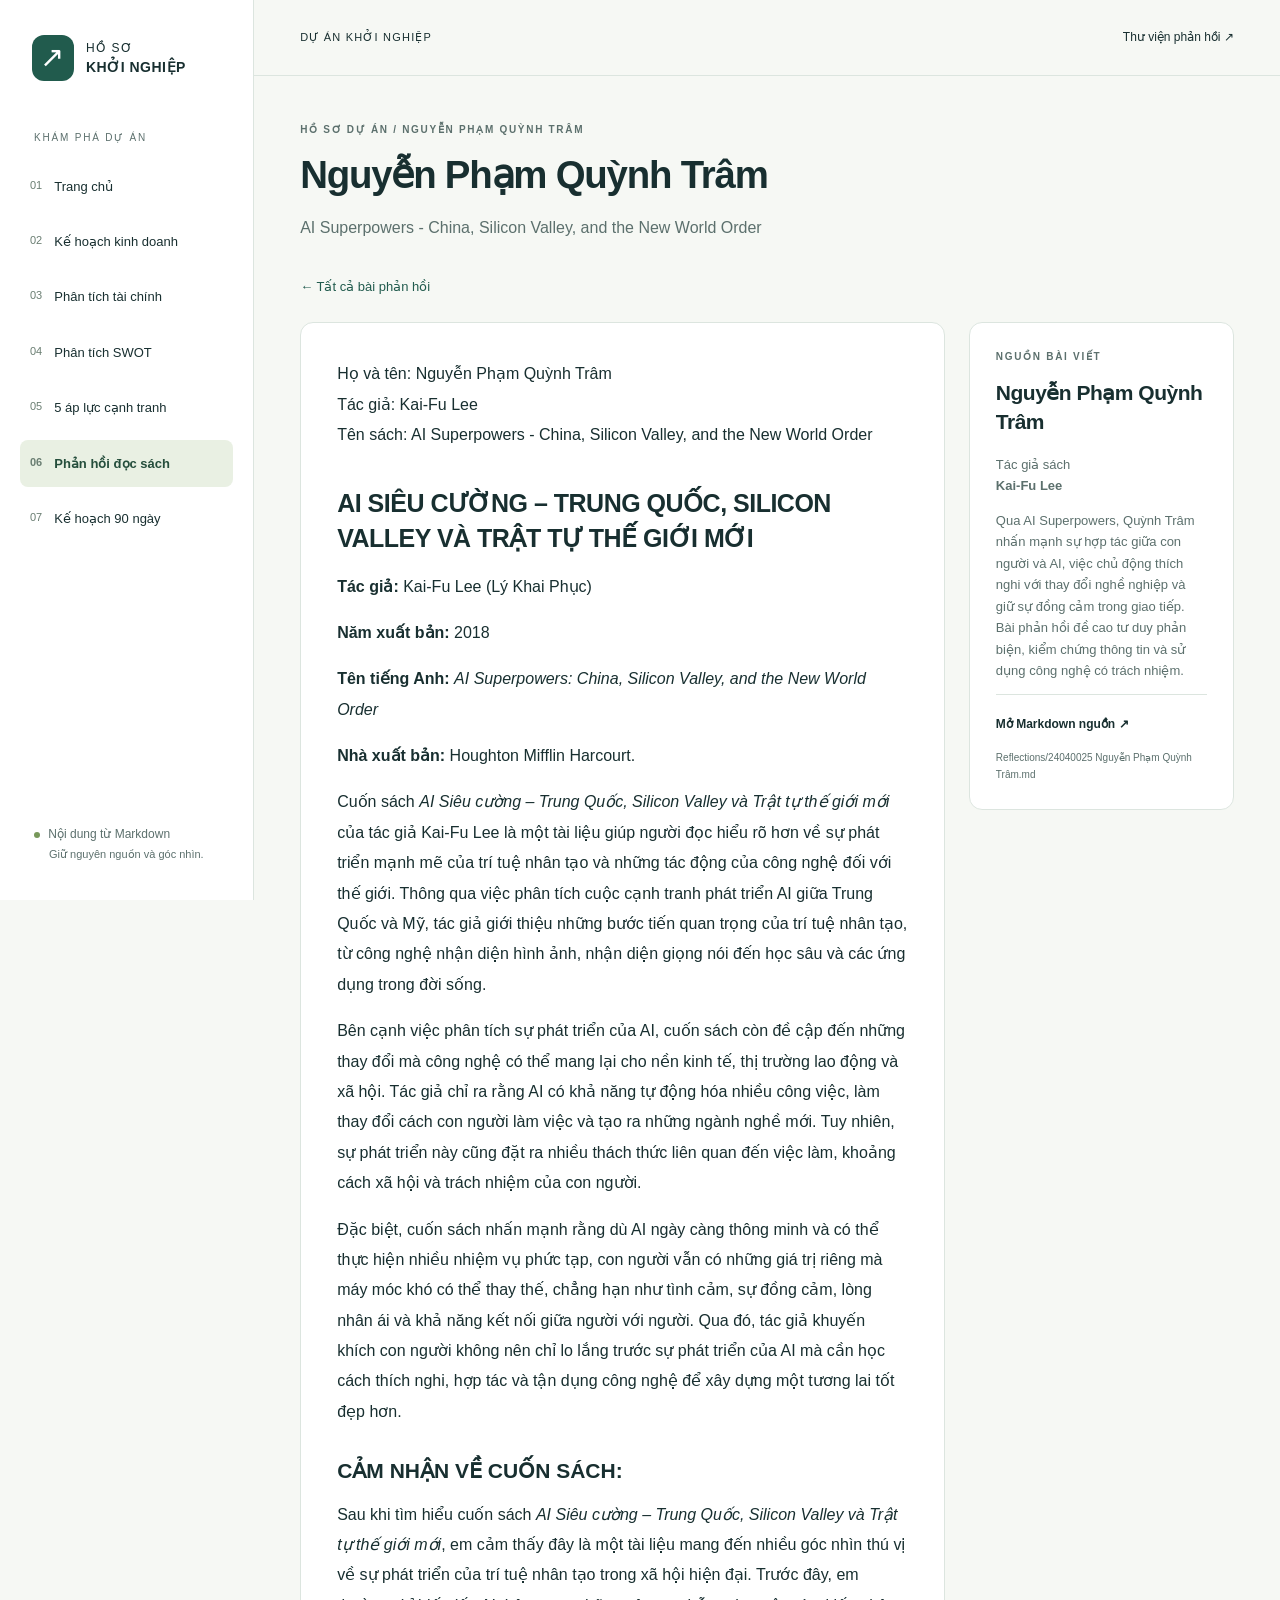
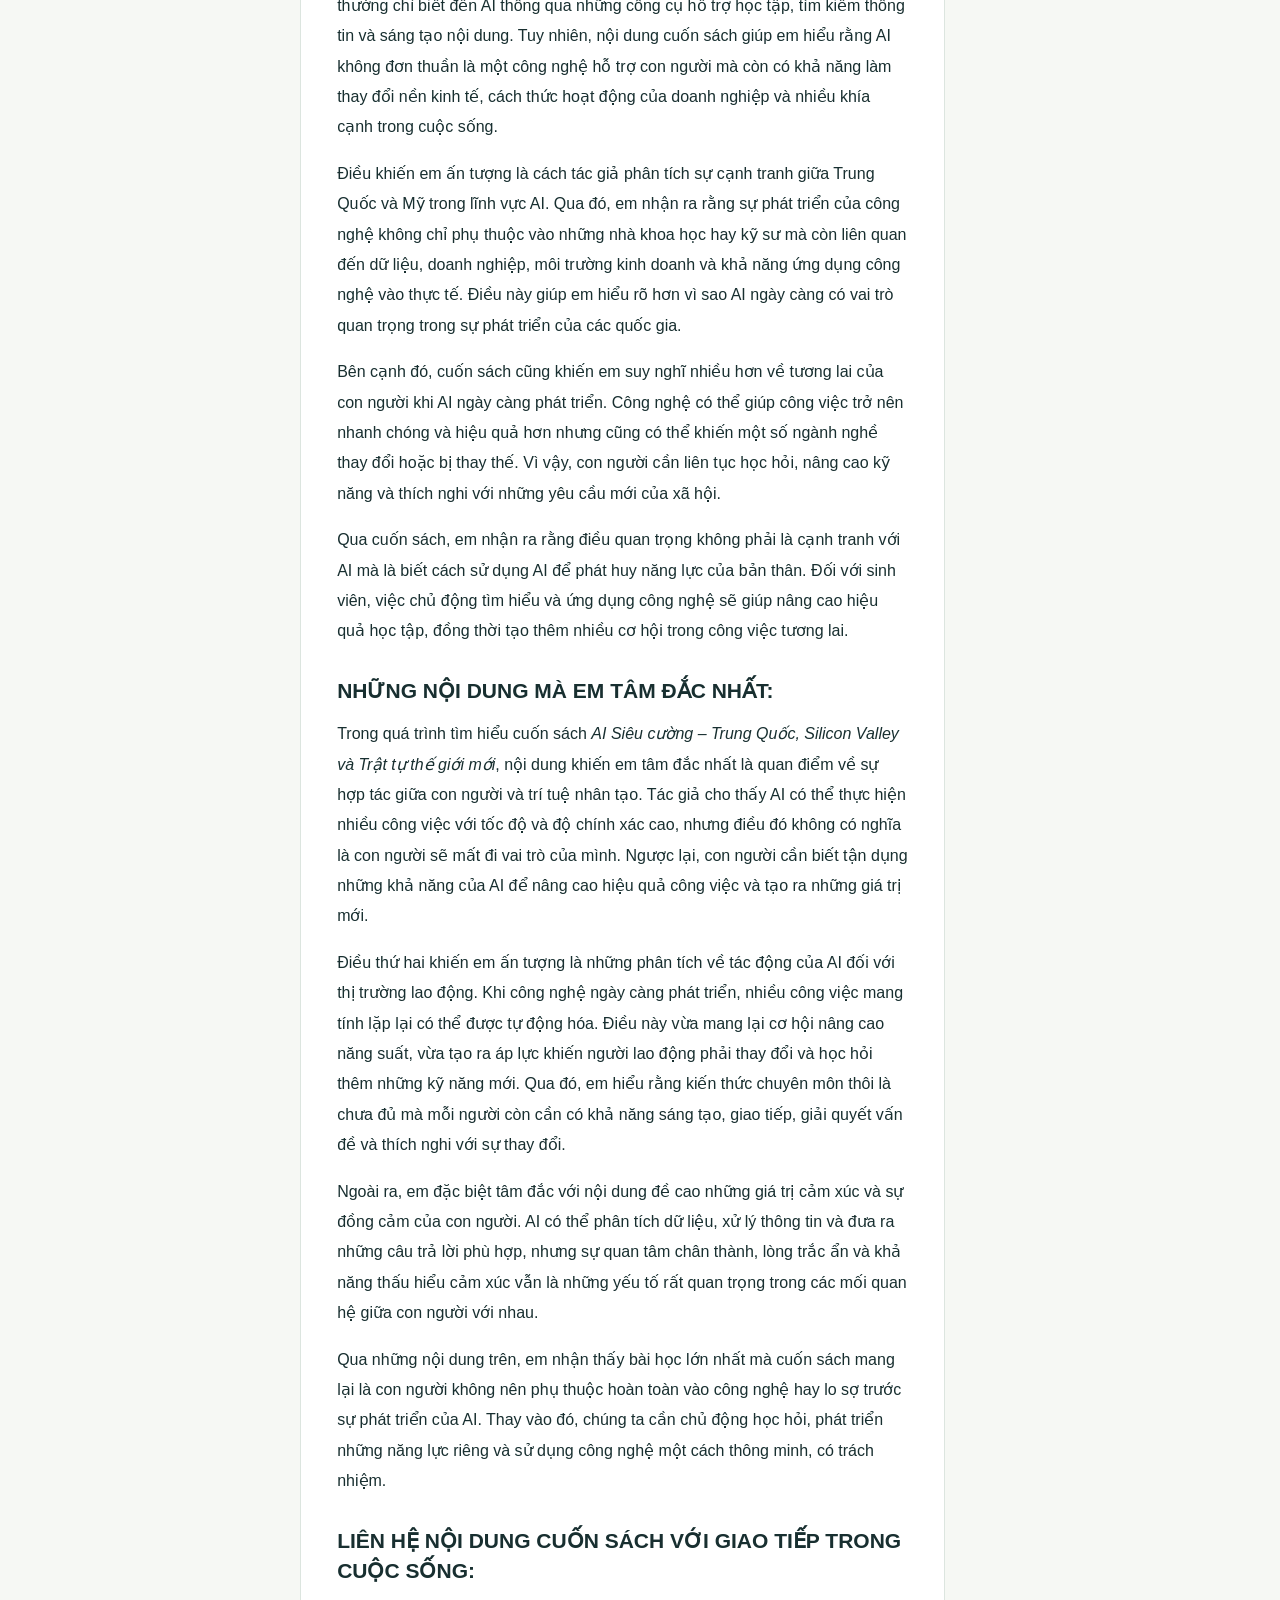
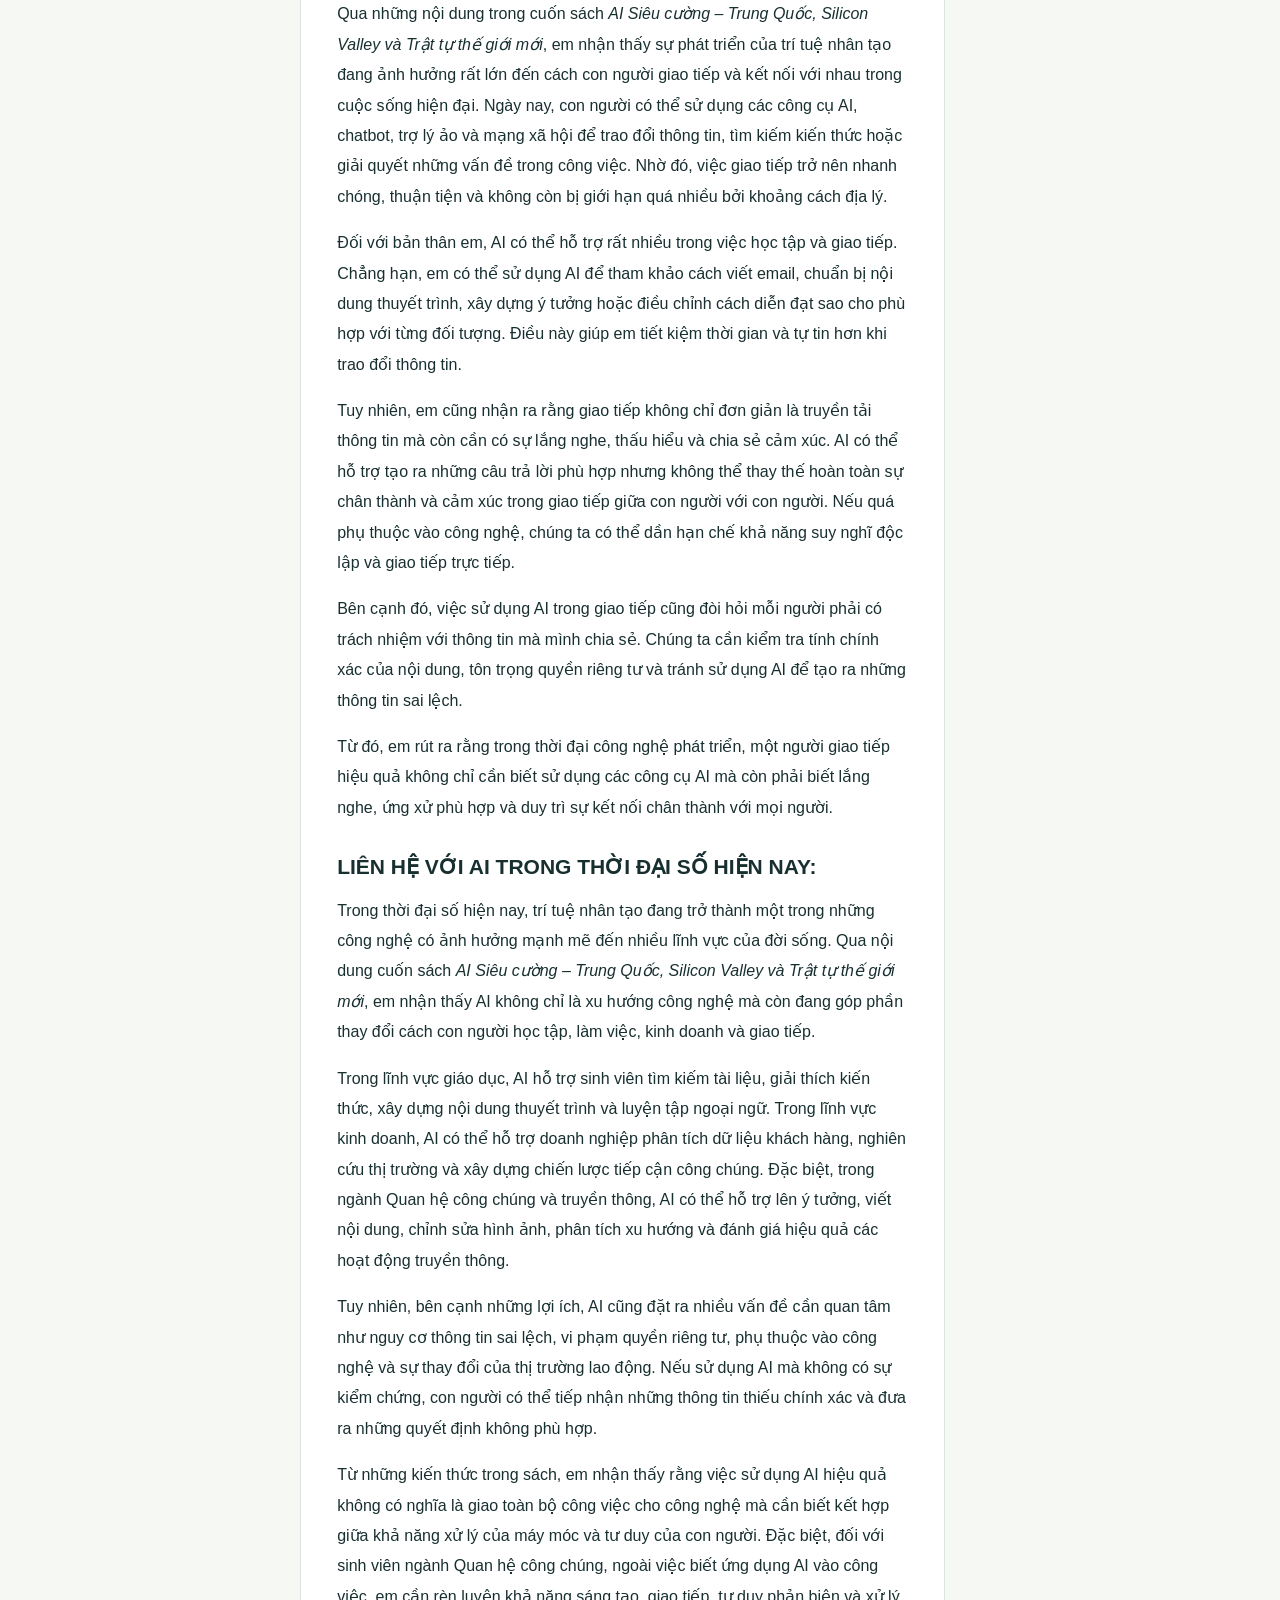
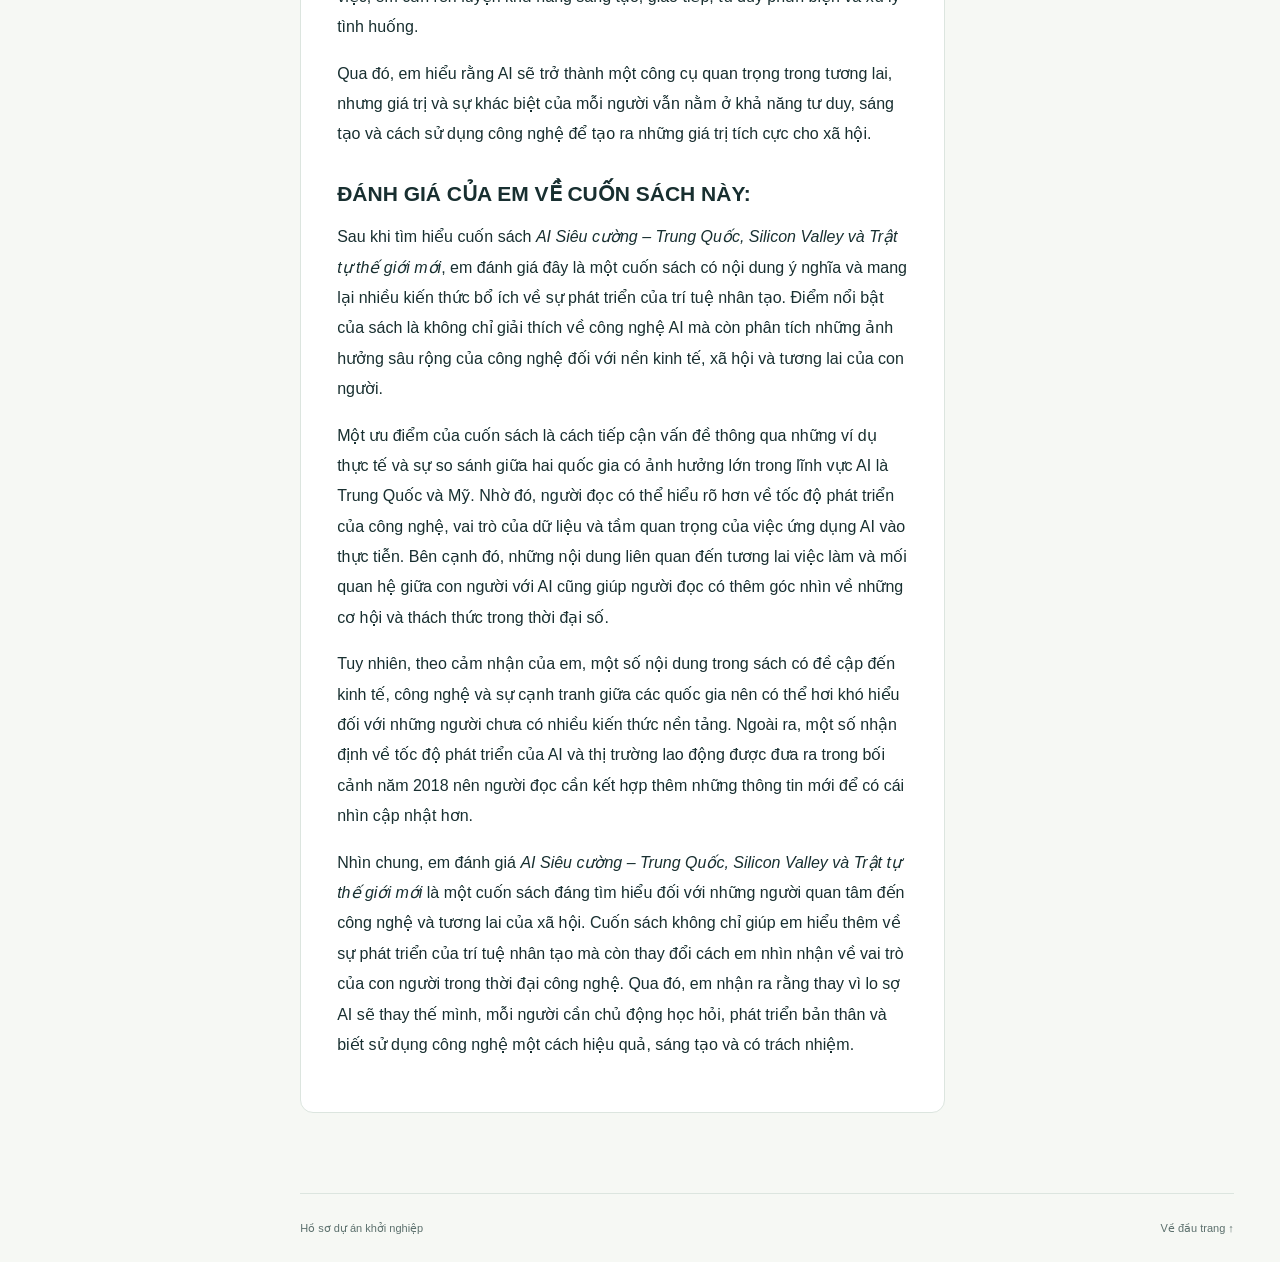
<file: reflection-quynh-tram.html>
<!doctype html><html lang="vi"><head><meta charset="utf-8"><meta name="viewport" content="width=device-width, initial-scale=1"><meta name="description" content="AI Superpowers - China, Silicon Valley, and the New World Order"><title>Nguyễn Phạm Quỳnh Trâm · Hồ sơ khởi nghiệp</title><link rel="stylesheet" href="style.css"></head><body><a class="skip" href="#main">Đến nội dung chính</a><aside class="sidebar"><a class="brand" href="index.html"><span class="brand-icon">↗</span><span>HỒ SƠ<br><b>KHỞI NGHIỆP</b></span></a><p class="nav-label">KHÁM PHÁ DỰ ÁN</p><nav aria-label="Điều hướng chính"><a href="index.html" ><span class="nav-number">01</span>Trang chủ</a><a href="business-plan.html" ><span class="nav-number">02</span>Kế hoạch kinh doanh</a><a href="financial-analysis.html" ><span class="nav-number">03</span>Phân tích tài chính</a><a href="swot.html" ><span class="nav-number">04</span>Phân tích SWOT</a><a href="five-forces.html" ><span class="nav-number">05</span>5 áp lực cạnh tranh</a><a href="reflections.html" aria-current="page"><span class="nav-number">06</span>Phản hồi đọc sách</a><a href="action-plan.html" ><span class="nav-number">07</span>Kế hoạch 90 ngày</a></nav><div class="sidebar-note"><span class="dot"></span> Nội dung từ Markdown<br><small>Giữ nguyên nguồn và góc nhìn.</small></div></aside><div class="shell"><header class="topbar"><span>DỰ ÁN KHỞI NGHIỆP</span><a href="reflections.html">Thư viện phản hồi ↗</a></header><main id="main"><div class="page-heading"><p class="eyebrow">HỒ SƠ DỰ ÁN / NGUYỄN PHẠM QUỲNH TRÂM</p><h1>Nguyễn Phạm Quỳnh Trâm</h1><p class="lead">AI Superpowers - China, Silicon Valley, and the New World Order</p></div><a class="back-link" href="reflections.html">← Tất cả bài phản hồi</a><div class="article-layout"><article class="article card"><p>Họ và tên: Nguyễn Phạm Quỳnh Trâm<br>Tác giả: Kai-Fu Lee<br>Tên sách: AI Superpowers - China, Silicon Valley, and the New World Order</p><h2>AI SIÊU CƯỜNG – TRUNG QUỐC, SILICON VALLEY VÀ TRẬT TỰ THẾ GIỚI MỚI</h2><p><strong>Tác giả:</strong> Kai-Fu Lee (Lý Khai Phục)</p><p><strong>Năm xuất bản:</strong> 2018</p><p><strong>Tên tiếng Anh:</strong> <em>AI Superpowers: China, Silicon Valley, and the New World Order</em></p><p><strong>Nhà xuất bản:</strong> Houghton Mifflin Harcourt.</p><p>Cuốn sách <em>AI Siêu cường – Trung Quốc, Silicon Valley và Trật tự thế giới mới</em> của tác giả Kai-Fu Lee là một tài liệu giúp người đọc hiểu rõ hơn về sự phát triển mạnh mẽ của trí tuệ nhân tạo và những tác động của công nghệ đối với thế giới. Thông qua việc phân tích cuộc cạnh tranh phát triển AI giữa Trung Quốc và Mỹ, tác giả giới thiệu những bước tiến quan trọng của trí tuệ nhân tạo, từ công nghệ nhận diện hình ảnh, nhận diện giọng nói đến học sâu và các ứng dụng trong đời sống.</p><p>Bên cạnh việc phân tích sự phát triển của AI, cuốn sách còn đề cập đến những thay đổi mà công nghệ có thể mang lại cho nền kinh tế, thị trường lao động và xã hội. Tác giả chỉ ra rằng AI có khả năng tự động hóa nhiều công việc, làm thay đổi cách con người làm việc và tạo ra những ngành nghề mới. Tuy nhiên, sự phát triển này cũng đặt ra nhiều thách thức liên quan đến việc làm, khoảng cách xã hội và trách nhiệm của con người.</p><p>Đặc biệt, cuốn sách nhấn mạnh rằng dù AI ngày càng thông minh và có thể thực hiện nhiều nhiệm vụ phức tạp, con người vẫn có những giá trị riêng mà máy móc khó có thể thay thế, chẳng hạn như tình cảm, sự đồng cảm, lòng nhân ái và khả năng kết nối giữa người với người. Qua đó, tác giả khuyến khích con người không nên chỉ lo lắng trước sự phát triển của AI mà cần học cách thích nghi, hợp tác và tận dụng công nghệ để xây dựng một tương lai tốt đẹp hơn.</p><h3>CẢM NHẬN VỀ CUỐN SÁCH:</h3><p>Sau khi tìm hiểu cuốn sách <em>AI Siêu cường – Trung Quốc, Silicon Valley và Trật tự thế giới mới</em>, em cảm thấy đây là một tài liệu mang đến nhiều góc nhìn thú vị về sự phát triển của trí tuệ nhân tạo trong xã hội hiện đại. Trước đây, em thường chỉ biết đến AI thông qua những công cụ hỗ trợ học tập, tìm kiếm thông tin và sáng tạo nội dung. Tuy nhiên, nội dung cuốn sách giúp em hiểu rằng AI không đơn thuần là một công nghệ hỗ trợ con người mà còn có khả năng làm thay đổi nền kinh tế, cách thức hoạt động của doanh nghiệp và nhiều khía cạnh trong cuộc sống.</p><p>Điều khiến em ấn tượng là cách tác giả phân tích sự cạnh tranh giữa Trung Quốc và Mỹ trong lĩnh vực AI. Qua đó, em nhận ra rằng sự phát triển của công nghệ không chỉ phụ thuộc vào những nhà khoa học hay kỹ sư mà còn liên quan đến dữ liệu, doanh nghiệp, môi trường kinh doanh và khả năng ứng dụng công nghệ vào thực tế. Điều này giúp em hiểu rõ hơn vì sao AI ngày càng có vai trò quan trọng trong sự phát triển của các quốc gia.</p><p>Bên cạnh đó, cuốn sách cũng khiến em suy nghĩ nhiều hơn về tương lai của con người khi AI ngày càng phát triển. Công nghệ có thể giúp công việc trở nên nhanh chóng và hiệu quả hơn nhưng cũng có thể khiến một số ngành nghề thay đổi hoặc bị thay thế. Vì vậy, con người cần liên tục học hỏi, nâng cao kỹ năng và thích nghi với những yêu cầu mới của xã hội.</p><p>Qua cuốn sách, em nhận ra rằng điều quan trọng không phải là cạnh tranh với AI mà là biết cách sử dụng AI để phát huy năng lực của bản thân. Đối với sinh viên, việc chủ động tìm hiểu và ứng dụng công nghệ sẽ giúp nâng cao hiệu quả học tập, đồng thời tạo thêm nhiều cơ hội trong công việc tương lai.</p><h3>NHỮNG NỘI DUNG MÀ EM TÂM ĐẮC NHẤT:</h3><p>Trong quá trình tìm hiểu cuốn sách <em>AI Siêu cường – Trung Quốc, Silicon Valley và Trật tự thế giới mới</em>, nội dung khiến em tâm đắc nhất là quan điểm về sự hợp tác giữa con người và trí tuệ nhân tạo. Tác giả cho thấy AI có thể thực hiện nhiều công việc với tốc độ và độ chính xác cao, nhưng điều đó không có nghĩa là con người sẽ mất đi vai trò của mình. Ngược lại, con người cần biết tận dụng những khả năng của AI để nâng cao hiệu quả công việc và tạo ra những giá trị mới.</p><p>Điều thứ hai khiến em ấn tượng là những phân tích về tác động của AI đối với thị trường lao động. Khi công nghệ ngày càng phát triển, nhiều công việc mang tính lặp lại có thể được tự động hóa. Điều này vừa mang lại cơ hội nâng cao năng suất, vừa tạo ra áp lực khiến người lao động phải thay đổi và học hỏi thêm những kỹ năng mới. Qua đó, em hiểu rằng kiến thức chuyên môn thôi là chưa đủ mà mỗi người còn cần có khả năng sáng tạo, giao tiếp, giải quyết vấn đề và thích nghi với sự thay đổi.</p><p>Ngoài ra, em đặc biệt tâm đắc với nội dung đề cao những giá trị cảm xúc và sự đồng cảm của con người. AI có thể phân tích dữ liệu, xử lý thông tin và đưa ra những câu trả lời phù hợp, nhưng sự quan tâm chân thành, lòng trắc ẩn và khả năng thấu hiểu cảm xúc vẫn là những yếu tố rất quan trọng trong các mối quan hệ giữa con người với nhau.</p><p>Qua những nội dung trên, em nhận thấy bài học lớn nhất mà cuốn sách mang lại là con người không nên phụ thuộc hoàn toàn vào công nghệ hay lo sợ trước sự phát triển của AI. Thay vào đó, chúng ta cần chủ động học hỏi, phát triển những năng lực riêng và sử dụng công nghệ một cách thông minh, có trách nhiệm.</p><h3>LIÊN HỆ NỘI DUNG CUỐN SÁCH VỚI GIAO TIẾP TRONG CUỘC SỐNG:</h3><p>Qua những nội dung trong cuốn sách <em>AI Siêu cường – Trung Quốc, Silicon Valley và Trật tự thế giới mới</em>, em nhận thấy sự phát triển của trí tuệ nhân tạo đang ảnh hưởng rất lớn đến cách con người giao tiếp và kết nối với nhau trong cuộc sống hiện đại. Ngày nay, con người có thể sử dụng các công cụ AI, chatbot, trợ lý ảo và mạng xã hội để trao đổi thông tin, tìm kiếm kiến thức hoặc giải quyết những vấn đề trong công việc. Nhờ đó, việc giao tiếp trở nên nhanh chóng, thuận tiện và không còn bị giới hạn quá nhiều bởi khoảng cách địa lý.</p><p>Đối với bản thân em, AI có thể hỗ trợ rất nhiều trong việc học tập và giao tiếp. Chẳng hạn, em có thể sử dụng AI để tham khảo cách viết email, chuẩn bị nội dung thuyết trình, xây dựng ý tưởng hoặc điều chỉnh cách diễn đạt sao cho phù hợp với từng đối tượng. Điều này giúp em tiết kiệm thời gian và tự tin hơn khi trao đổi thông tin.</p><p>Tuy nhiên, em cũng nhận ra rằng giao tiếp không chỉ đơn giản là truyền tải thông tin mà còn cần có sự lắng nghe, thấu hiểu và chia sẻ cảm xúc. AI có thể hỗ trợ tạo ra những câu trả lời phù hợp nhưng không thể thay thế hoàn toàn sự chân thành và cảm xúc trong giao tiếp giữa con người với con người. Nếu quá phụ thuộc vào công nghệ, chúng ta có thể dần hạn chế khả năng suy nghĩ độc lập và giao tiếp trực tiếp.</p><p>Bên cạnh đó, việc sử dụng AI trong giao tiếp cũng đòi hỏi mỗi người phải có trách nhiệm với thông tin mà mình chia sẻ. Chúng ta cần kiểm tra tính chính xác của nội dung, tôn trọng quyền riêng tư và tránh sử dụng AI để tạo ra những thông tin sai lệch.</p><p>Từ đó, em rút ra rằng trong thời đại công nghệ phát triển, một người giao tiếp hiệu quả không chỉ cần biết sử dụng các công cụ AI mà còn phải biết lắng nghe, ứng xử phù hợp và duy trì sự kết nối chân thành với mọi người.</p><h3>LIÊN HỆ VỚI AI TRONG THỜI ĐẠI SỐ HIỆN NAY:</h3><p>Trong thời đại số hiện nay, trí tuệ nhân tạo đang trở thành một trong những công nghệ có ảnh hưởng mạnh mẽ đến nhiều lĩnh vực của đời sống. Qua nội dung cuốn sách <em>AI Siêu cường – Trung Quốc, Silicon Valley và Trật tự thế giới mới</em>, em nhận thấy AI không chỉ là xu hướng công nghệ mà còn đang góp phần thay đổi cách con người học tập, làm việc, kinh doanh và giao tiếp.</p><p>Trong lĩnh vực giáo dục, AI hỗ trợ sinh viên tìm kiếm tài liệu, giải thích kiến thức, xây dựng nội dung thuyết trình và luyện tập ngoại ngữ. Trong lĩnh vực kinh doanh, AI có thể hỗ trợ doanh nghiệp phân tích dữ liệu khách hàng, nghiên cứu thị trường và xây dựng chiến lược tiếp cận công chúng. Đặc biệt, trong ngành Quan hệ công chúng và truyền thông, AI có thể hỗ trợ lên ý tưởng, viết nội dung, chỉnh sửa hình ảnh, phân tích xu hướng và đánh giá hiệu quả các hoạt động truyền thông.</p><p>Tuy nhiên, bên cạnh những lợi ích, AI cũng đặt ra nhiều vấn đề cần quan tâm như nguy cơ thông tin sai lệch, vi phạm quyền riêng tư, phụ thuộc vào công nghệ và sự thay đổi của thị trường lao động. Nếu sử dụng AI mà không có sự kiểm chứng, con người có thể tiếp nhận những thông tin thiếu chính xác và đưa ra những quyết định không phù hợp.</p><p>Từ những kiến thức trong sách, em nhận thấy rằng việc sử dụng AI hiệu quả không có nghĩa là giao toàn bộ công việc cho công nghệ mà cần biết kết hợp giữa khả năng xử lý của máy móc và tư duy của con người. Đặc biệt, đối với sinh viên ngành Quan hệ công chúng, ngoài việc biết ứng dụng AI vào công việc, em cần rèn luyện khả năng sáng tạo, giao tiếp, tư duy phản biện và xử lý tình huống.</p><p>Qua đó, em hiểu rằng AI sẽ trở thành một công cụ quan trọng trong tương lai, nhưng giá trị và sự khác biệt của mỗi người vẫn nằm ở khả năng tư duy, sáng tạo và cách sử dụng công nghệ để tạo ra những giá trị tích cực cho xã hội.</p><h3>ĐÁNH GIÁ CỦA EM VỀ CUỐN SÁCH NÀY:</h3><p>Sau khi tìm hiểu cuốn sách <em>AI Siêu cường – Trung Quốc, Silicon Valley và Trật tự thế giới mới</em>, em đánh giá đây là một cuốn sách có nội dung ý nghĩa và mang lại nhiều kiến thức bổ ích về sự phát triển của trí tuệ nhân tạo. Điểm nổi bật của sách là không chỉ giải thích về công nghệ AI mà còn phân tích những ảnh hưởng sâu rộng của công nghệ đối với nền kinh tế, xã hội và tương lai của con người.</p><p>Một ưu điểm của cuốn sách là cách tiếp cận vấn đề thông qua những ví dụ thực tế và sự so sánh giữa hai quốc gia có ảnh hưởng lớn trong lĩnh vực AI là Trung Quốc và Mỹ. Nhờ đó, người đọc có thể hiểu rõ hơn về tốc độ phát triển của công nghệ, vai trò của dữ liệu và tầm quan trọng của việc ứng dụng AI vào thực tiễn. Bên cạnh đó, những nội dung liên quan đến tương lai việc làm và mối quan hệ giữa con người với AI cũng giúp người đọc có thêm góc nhìn về những cơ hội và thách thức trong thời đại số.</p><p>Tuy nhiên, theo cảm nhận của em, một số nội dung trong sách có đề cập đến kinh tế, công nghệ và sự cạnh tranh giữa các quốc gia nên có thể hơi khó hiểu đối với những người chưa có nhiều kiến thức nền tảng. Ngoài ra, một số nhận định về tốc độ phát triển của AI và thị trường lao động được đưa ra trong bối cảnh năm 2018 nên người đọc cần kết hợp thêm những thông tin mới để có cái nhìn cập nhật hơn.</p><p>Nhìn chung, em đánh giá <em>AI Siêu cường – Trung Quốc, Silicon Valley và Trật tự thế giới mới</em> là một cuốn sách đáng tìm hiểu đối với những người quan tâm đến công nghệ và tương lai của xã hội. Cuốn sách không chỉ giúp em hiểu thêm về sự phát triển của trí tuệ nhân tạo mà còn thay đổi cách em nhìn nhận về vai trò của con người trong thời đại công nghệ. Qua đó, em nhận ra rằng thay vì lo sợ AI sẽ thay thế mình, mỗi người cần chủ động học hỏi, phát triển bản thân và biết sử dụng công nghệ một cách hiệu quả, sáng tạo và có trách nhiệm.</p></article><aside class="article-meta card"><p class="eyebrow">NGUỒN BÀI VIẾT</p><h2>Nguyễn Phạm Quỳnh Trâm</h2><p>Tác giả sách<br><strong>Kai-Fu Lee</strong></p><p>Qua AI Superpowers, Quỳnh Trâm nhấn mạnh sự hợp tác giữa con người và AI, việc chủ động thích nghi với thay đổi nghề nghiệp và giữ sự đồng cảm trong giao tiếp. Bài phản hồi đề cao tư duy phản biện, kiểm chứng thông tin và sử dụng công nghệ có trách nhiệm.</p><a class="text-link" href="Reflections/24040025%20Nguy%E1%BB%85n%20Ph%E1%BA%A1m%20Qu%E1%BB%B3nh%20Tr%C3%A2m.md">Mở Markdown nguồn ↗</a><small class="source-path">Reflections/24040025 Nguyễn Phạm Quỳnh Trâm.md</small></aside></div></main><footer><span>Hồ sơ dự án khởi nghiệp</span><a href="#main">Về đầu trang ↑</a></footer></div></body></html>
</file>
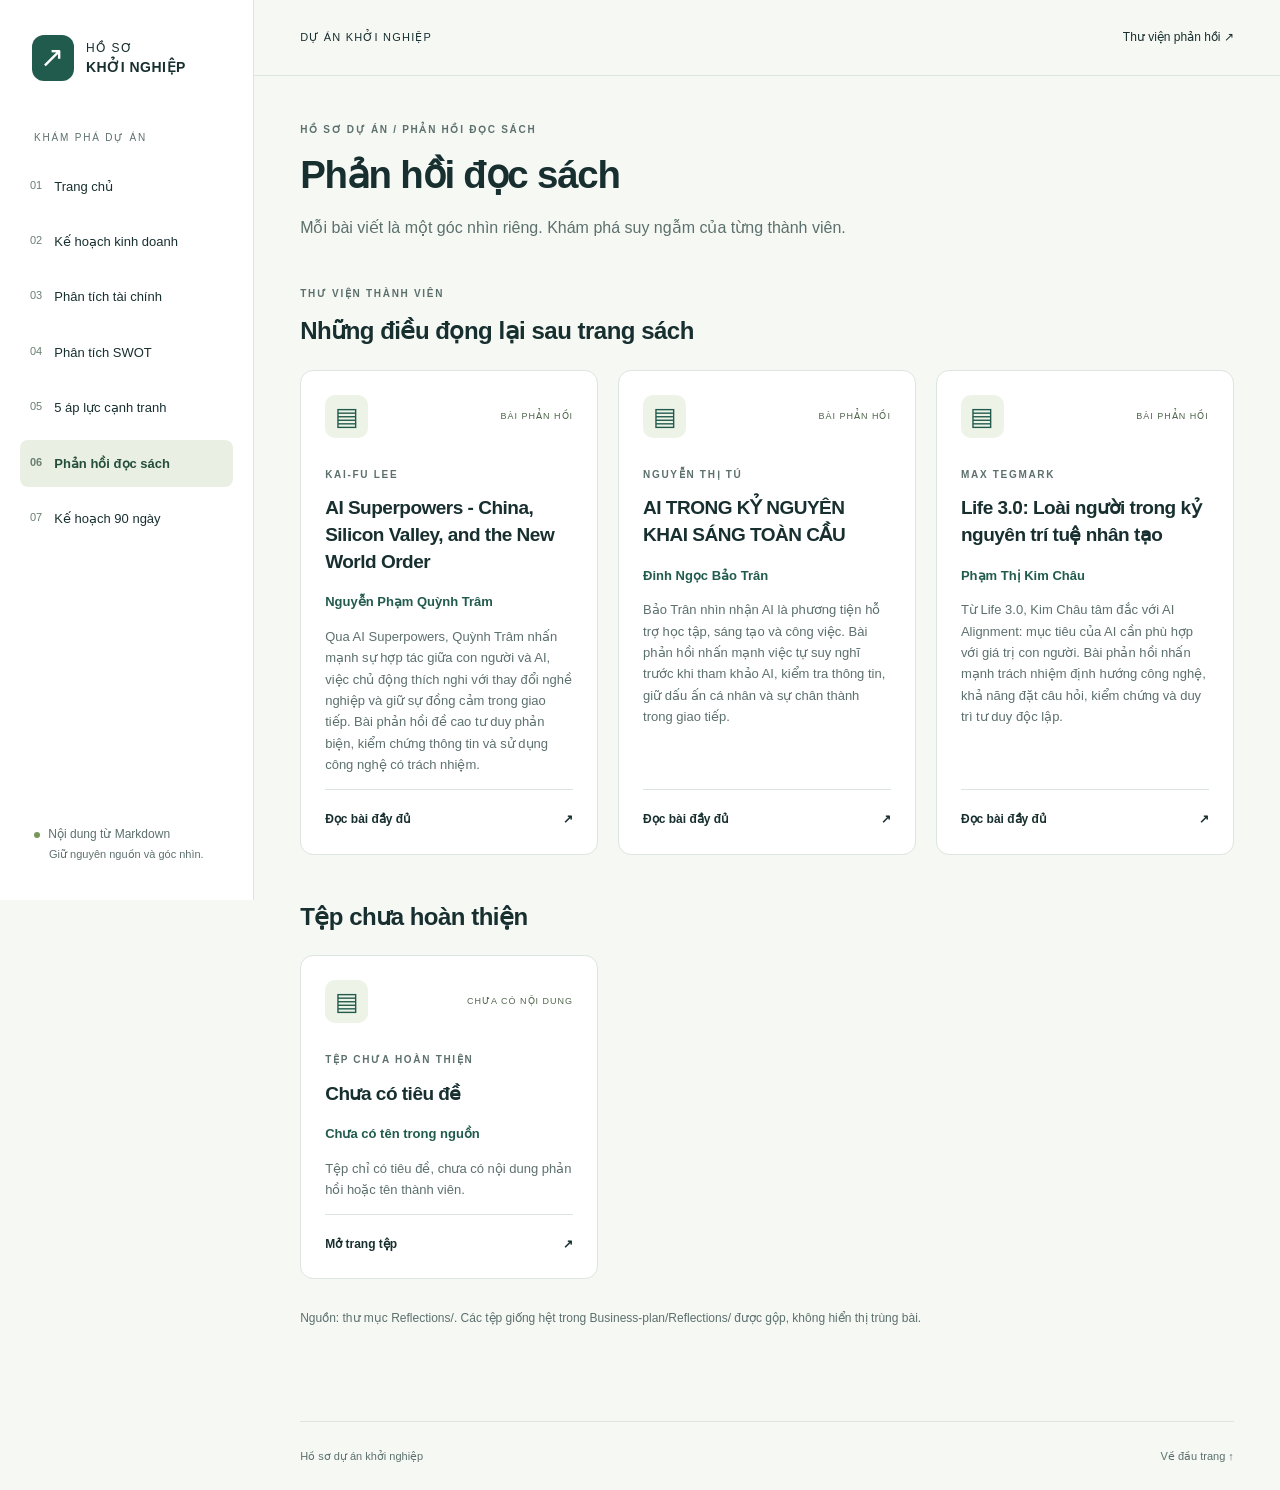
<file: reflections.html>
<!doctype html><html lang="vi"><head><meta charset="utf-8"><meta name="viewport" content="width=device-width, initial-scale=1"><meta name="description" content="Mỗi bài viết là một góc nhìn riêng. Khám phá suy ngẫm của từng thành viên."><title>Phản hồi đọc sách · Hồ sơ khởi nghiệp</title><link rel="stylesheet" href="style.css"></head><body><a class="skip" href="#main">Đến nội dung chính</a><aside class="sidebar"><a class="brand" href="index.html"><span class="brand-icon">↗</span><span>HỒ SƠ<br><b>KHỞI NGHIỆP</b></span></a><p class="nav-label">KHÁM PHÁ DỰ ÁN</p><nav aria-label="Điều hướng chính"><a href="index.html" ><span class="nav-number">01</span>Trang chủ</a><a href="business-plan.html" ><span class="nav-number">02</span>Kế hoạch kinh doanh</a><a href="financial-analysis.html" ><span class="nav-number">03</span>Phân tích tài chính</a><a href="swot.html" ><span class="nav-number">04</span>Phân tích SWOT</a><a href="five-forces.html" ><span class="nav-number">05</span>5 áp lực cạnh tranh</a><a href="reflections.html" aria-current="page"><span class="nav-number">06</span>Phản hồi đọc sách</a><a href="action-plan.html" ><span class="nav-number">07</span>Kế hoạch 90 ngày</a></nav><div class="sidebar-note"><span class="dot"></span> Nội dung từ Markdown<br><small>Giữ nguyên nguồn và góc nhìn.</small></div></aside><div class="shell"><header class="topbar"><span>DỰ ÁN KHỞI NGHIỆP</span><a href="reflections.html">Thư viện phản hồi ↗</a></header><main id="main"><div class="page-heading"><p class="eyebrow">HỒ SƠ DỰ ÁN / PHẢN HỒI ĐỌC SÁCH</p><h1>Phản hồi đọc sách</h1><p class="lead">Mỗi bài viết là một góc nhìn riêng. Khám phá suy ngẫm của từng thành viên.</p></div><div class="section-heading"><div><p class="eyebrow">THƯ VIỆN THÀNH VIÊN</p><h2>Những điều đọng lại sau trang sách</h2></div></div><div class="grid three"><article class="card reflection-card"><div class="card-top"><span class="book-icon">▤</span><span class="tag">BÀI PHẢN HỒI</span></div><p class="eyebrow">Kai-Fu Lee</p><h2>AI Superpowers - China, Silicon Valley, and the New World Order</h2><p class="member">Nguyễn Phạm Quỳnh Trâm</p><p>Qua AI Superpowers, Quỳnh Trâm nhấn mạnh sự hợp tác giữa con người và AI, việc chủ động thích nghi với thay đổi nghề nghiệp và giữ sự đồng cảm trong giao tiếp. Bài phản hồi đề cao tư duy phản biện, kiểm chứng thông tin và sử dụng công nghệ có trách nhiệm.</p><a class="text-link" href="reflection-quynh-tram.html">Đọc bài đầy đủ <span>↗</span></a></article><article class="card reflection-card"><div class="card-top"><span class="book-icon">▤</span><span class="tag">BÀI PHẢN HỒI</span></div><p class="eyebrow">Nguyễn Thị Tú</p><h2>AI TRONG KỶ NGUYÊN KHAI SÁNG TOÀN CẦU</h2><p class="member">Đinh Ngọc Bảo Trân</p><p>Bảo Trân nhìn nhận AI là phương tiện hỗ trợ học tập, sáng tạo và công việc. Bài phản hồi nhấn mạnh việc tự suy nghĩ trước khi tham khảo AI, kiểm tra thông tin, giữ dấu ấn cá nhân và sự chân thành trong giao tiếp.</p><a class="text-link" href="reflection-bao-tran.html">Đọc bài đầy đủ <span>↗</span></a></article><article class="card reflection-card"><div class="card-top"><span class="book-icon">▤</span><span class="tag">BÀI PHẢN HỒI</span></div><p class="eyebrow">Max Tegmark</p><h2>Life 3.0: Loài người trong kỷ nguyên trí tuệ nhân tạo</h2><p class="member">Phạm Thị Kim Châu</p><p>Từ Life 3.0, Kim Châu tâm đắc với AI Alignment: mục tiêu của AI cần phù hợp với giá trị con người. Bài phản hồi nhấn mạnh trách nhiệm định hướng công nghệ, khả năng đặt câu hỏi, kiểm chứng và duy trì tư duy độc lập.</p><a class="text-link" href="reflection-kim-chau.html">Đọc bài đầy đủ <span>↗</span></a></article></div><div class="section-heading"><h2>Tệp chưa hoàn thiện</h2></div><div class="grid three"><article class="card reflection-card"><div class="card-top"><span class="book-icon">▤</span><span class="tag">CHƯA CÓ NỘI DUNG</span></div><p class="eyebrow">TỆP CHƯA HOÀN THIỆN</p><h2>Chưa có tiêu đề</h2><p class="member">Chưa có tên trong nguồn</p><p>Tệp chỉ có tiêu đề, chưa có nội dung phản hồi hoặc tên thành viên.</p><a class="text-link" href="reflection-chua-co-tieu-de.html">Mở trang tệp <span>↗</span></a></article></div><p class="source-note">Nguồn: thư mục Reflections/. Các tệp giống hệt trong Business-plan/Reflections/ được gộp, không hiển thị trùng bài.</p></main><footer><span>Hồ sơ dự án khởi nghiệp</span><a href="#main">Về đầu trang ↑</a></footer></div></body></html>
</file>
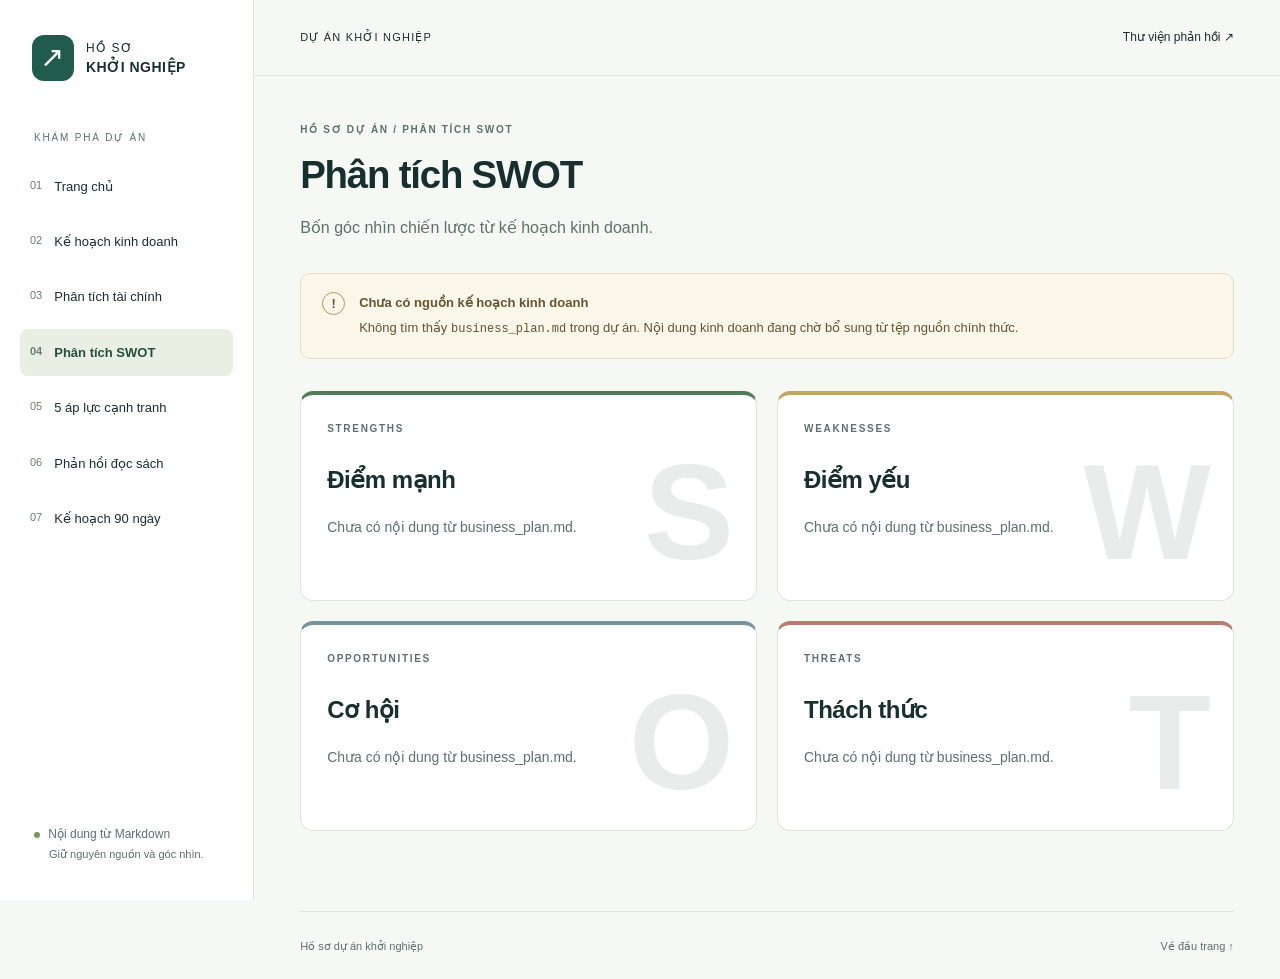
<file: swot.html>
<!doctype html><html lang="vi"><head><meta charset="utf-8"><meta name="viewport" content="width=device-width, initial-scale=1"><meta name="description" content="Bốn góc nhìn chiến lược từ kế hoạch kinh doanh."><title>Phân tích SWOT · Hồ sơ khởi nghiệp</title><link rel="stylesheet" href="style.css"></head><body><a class="skip" href="#main">Đến nội dung chính</a><aside class="sidebar"><a class="brand" href="index.html"><span class="brand-icon">↗</span><span>HỒ SƠ<br><b>KHỞI NGHIỆP</b></span></a><p class="nav-label">KHÁM PHÁ DỰ ÁN</p><nav aria-label="Điều hướng chính"><a href="index.html" ><span class="nav-number">01</span>Trang chủ</a><a href="business-plan.html" ><span class="nav-number">02</span>Kế hoạch kinh doanh</a><a href="financial-analysis.html" ><span class="nav-number">03</span>Phân tích tài chính</a><a href="swot.html" aria-current="page"><span class="nav-number">04</span>Phân tích SWOT</a><a href="five-forces.html" ><span class="nav-number">05</span>5 áp lực cạnh tranh</a><a href="reflections.html" ><span class="nav-number">06</span>Phản hồi đọc sách</a><a href="action-plan.html" ><span class="nav-number">07</span>Kế hoạch 90 ngày</a></nav><div class="sidebar-note"><span class="dot"></span> Nội dung từ Markdown<br><small>Giữ nguyên nguồn và góc nhìn.</small></div></aside><div class="shell"><header class="topbar"><span>DỰ ÁN KHỞI NGHIỆP</span><a href="reflections.html">Thư viện phản hồi ↗</a></header><main id="main"><div class="page-heading"><p class="eyebrow">HỒ SƠ DỰ ÁN / PHÂN TÍCH SWOT</p><h1>Phân tích SWOT</h1><p class="lead">Bốn góc nhìn chiến lược từ kế hoạch kinh doanh.</p></div><div class="notice"><span class="notice-icon">!</span><div><strong>Chưa có nguồn kế hoạch kinh doanh</strong><p>Không tìm thấy <code>business_plan.md</code> trong dự án. Nội dung kinh doanh đang chờ bổ sung từ tệp nguồn chính thức.</p></div></div><div class="grid two swot-grid"><article class="card swot swot-0"><span class="swot-letter">S</span><p class="eyebrow">Strengths</p><h2>Điểm mạnh</h2><p>Chưa có nội dung từ business_plan.md.</p></article><article class="card swot swot-1"><span class="swot-letter">W</span><p class="eyebrow">Weaknesses</p><h2>Điểm yếu</h2><p>Chưa có nội dung từ business_plan.md.</p></article><article class="card swot swot-2"><span class="swot-letter">O</span><p class="eyebrow">Opportunities</p><h2>Cơ hội</h2><p>Chưa có nội dung từ business_plan.md.</p></article><article class="card swot swot-3"><span class="swot-letter">T</span><p class="eyebrow">Threats</p><h2>Thách thức</h2><p>Chưa có nội dung từ business_plan.md.</p></article></div></main><footer><span>Hồ sơ dự án khởi nghiệp</span><a href="#main">Về đầu trang ↑</a></footer></div></body></html>
</file>
<file: style.css>
:root{--ink:#182f30;--muted:#5c706d;--green:#215b4d;--line:#dce5df;--paper:#f6f8f4;--lime:#d3eb9d}*{box-sizing:border-box}html{scroll-behavior:smooth}body{margin:0;background:var(--paper);color:var(--ink);font-family:Segoe UI,Arial,sans-serif;font-size:16px;line-height:1.65}a{color:inherit;text-decoration:none}a:focus-visible{outline:3px solid #a5be53;outline-offset:5px}a:hover{color:#317653}.sidebar{position:fixed;width:254px;inset:0 auto 0 0;background:#fff;border-right:1px solid var(--line);padding:35px 20px;display:flex;flex-direction:column}.brand{display:flex;gap:12px;align-items:center;line-height:1.5;font-size:12px;letter-spacing:1.5px;padding:0 12px}.brand-icon{display:grid;place-items:center;background:var(--green);color:white;border-radius:12px;width:42px;height:46px;font-size:29px}.brand b{font-size:14px;letter-spacing:.5px}.nav-label{font-size:10px;letter-spacing:1.8px;color:var(--muted);margin:49px 14px 16px}nav{display:grid;gap:8px}nav a{padding:13px 10px;display:flex;gap:12px;font-size:13px;border-radius:8px}nav a:hover{background:#f0f5ec}nav a[aria-current]{background:#e9f0e3;color:#254e3c;font-weight:650}.nav-number{font-size:11px;color:#6a7e72}.sidebar-note{margin-top:auto;padding:25px 14px 0;font-size:12px;color:var(--muted)}.sidebar-note small{font-size:11px;padding-left:15px}.dot{display:inline-block;width:6px;height:6px;background:#77985a;border-radius:50%;margin-right:5px}.shell{margin-left:254px}.topbar{height:76px;display:flex;justify-content:space-between;align-items:center;padding:0 4.5%;border-bottom:1px solid var(--line);font-size:11px;letter-spacing:1.2px}.topbar a{letter-spacing:0;font-size:12px}main{max-width:1450px;margin:auto;padding:46px 4.5% 80px}.eyebrow{font-size:10px;font-weight:650;letter-spacing:1.7px;color:var(--muted);text-transform:uppercase;margin:0 0 12px}h1,h2,h3,p{margin-top:0}h1{font-weight:650;line-height:1.25;font-size:clamp(30px,3vw,46px);letter-spacing:-1.2px;margin-bottom:16px}h2{font-size:24px;line-height:1.4;letter-spacing:-.5px}h3{font-size:18px;line-height:1.45}.lead{color:var(--muted);max-width:780px;margin-bottom:32px}.hero{display:grid;grid-template-columns:1.4fr 1fr;background:#173f36;color:#fff;border-radius:18px;padding:42px 40px;margin-bottom:26px;overflow:hidden;position:relative}.pill{border:1px solid #688378;color:#dfecce;font-size:10px;letter-spacing:2px;border-radius:20px;padding:6px 12px}.hero h2{font-size:clamp(30px,3.2vw,47px);line-height:1.22;margin:24px 0 18px;font-weight:550;letter-spacing:-1.4px}.hero p{color:#c3d5cc;max-width:470px;font-size:14px}.button{display:inline-flex;gap:30px;padding:12px 18px;background:var(--lime);color:#233b2c;border-radius:7px;font-size:13px;font-weight:650;margin-top:12px}.hero-link{display:block;font-size:12px;color:#dbe7d9;margin-top:18px}.hero-art{position:relative;display:grid;place-items:center;min-height:270px}.orbit{position:absolute;border:1px solid #71976c66;width:240px;height:240px;border-radius:50%;transform:rotate(-25deg) scaleX(.7)}.orbit-two{transform:rotate(45deg);width:280px;height:280px}.art-core{width:140px;height:140px;border-radius:30px;background:linear-gradient(145deg,#d4edaa,#91b26d);color:#204b38;box-shadow:16px 20px 0 #102f2866;display:grid;place-items:center;font-size:100px;line-height:1;transform:rotate(-12deg)}.art-label{position:absolute;bottom:0;font-size:9px;letter-spacing:2px;color:#d0e3c4}.notice{display:flex;align-items:flex-start;gap:14px;border:1px solid #e5dcc1;border-radius:10px;padding:18px 21px;background:#faf6e9;margin:24px 0 32px;color:#645533;font-size:13px}.notice p{margin:4px 0 0}.notice-icon{border:1px solid #ad965d;border-radius:50%;min-width:23px;height:23px;text-align:center;font-weight:700}code{font-size:12px}.grid{display:grid;gap:20px}.three{grid-template-columns:repeat(3,minmax(0,1fr))}.two{grid-template-columns:repeat(2,minmax(0,1fr))}.card{background:#fff;border:1px solid var(--line);border-radius:13px;padding:26px}.section-heading{display:flex;justify-content:space-between;align-items:center;gap:20px;margin:45px 0 22px}.section-heading h2{margin-bottom:0}.section-heading>a{font-size:12px}.route-card{transition:transform .2s,border-color .2s}.route-card:hover{transform:translateY(-3px);border-color:#93aa8f}.route-index{color:#69846f;display:flex;justify-content:space-between;font-size:12px;margin-bottom:24px}.route-card p{font-size:12px;color:var(--muted);margin-bottom:0}.reflection-card{display:flex;flex-direction:column;padding:24px}.card-top{display:flex;justify-content:space-between;align-items:center;margin-bottom:29px;gap:8px}.book-icon{font-size:25px;color:var(--green);background:#edf3e7;width:43px;height:43px;display:grid;place-items:center;border-radius:10px}.tag{font-size:9px;letter-spacing:1px;color:#50674d}.reflection-card h2{font-size:19px;margin-bottom:16px}.reflection-card .member{color:var(--green);font-size:13px;font-weight:650}.reflection-card>p:not(.eyebrow):not(.member){font-size:13px;color:var(--muted)}.text-link{margin-top:auto;padding-top:20px;border-top:1px solid var(--line);font-size:12px;font-weight:650;display:flex;justify-content:space-between;gap:10px}.source-note{font-size:12px;color:var(--muted);margin-top:30px}.empty{border:1px dashed #bacbbd;border-radius:15px;min-height:320px;display:flex;align-items:center;justify-content:center;flex-direction:column;text-align:center;padding:35px;background:#f0f4ed}.empty-symbol{font-size:55px;color:#7f977d}.empty p{max-width:560px;color:var(--muted);font-size:14px}.empty h2{margin:10px 0}.swot{position:relative;overflow:hidden;min-height:210px}.swot h2{margin-top:25px}.swot p:last-child{font-size:14px;color:var(--muted);max-width:80%}.swot-letter{position:absolute;right:22px;bottom:-25px;font-size:135px;font-weight:700;opacity:.09}.swot-0{border-top:4px solid #527b58}.swot-1{border-top:4px solid #c3a660}.swot-2{border-top:4px solid #74959d}.swot-3{border-top:4px solid #b67d70}.force{display:flex;gap:20px;align-items:flex-start}.force-number{font-size:25px;color:#66866b;font-weight:300}.force h2{font-size:20px}.force p{color:var(--muted);font-size:13px;margin-bottom:0}.forces article:last-child{grid-column:1/-1}.back-link{display:inline-block;margin:0 0 25px;color:var(--green);font-size:13px}.article-layout{display:grid;grid-template-columns:minmax(0,1fr) 265px;gap:24px;align-items:start}.article{padding:36px;overflow-wrap:anywhere;font-size:16px;line-height:1.9}.article h2{font-size:25px;margin:35px 0 16px}.article h3{font-size:21px;margin:29px 0 13px}.article h4{font-size:18px;margin:26px 0 12px}.article li{margin:7px 0}.article blockquote{border-left:3px solid #93af73;margin:20px 0;padding:12px 20px;background:#f1f5ea;color:#365740}.article-meta{position:sticky;top:24px;font-size:13px}.article-meta h2{font-size:21px}.article-meta p{color:var(--muted)}.source-path{display:block;overflow-wrap:anywhere;font-size:10px;color:var(--muted);margin-top:15px}footer{border-top:1px solid var(--line);margin:0 4.5%;padding:25px 0;display:flex;justify-content:space-between;font-size:11px;color:var(--muted)}.skip{position:fixed;top:-100px;left:10px;z-index:10;background:white;padding:10px}.skip:focus{top:10px}@media(min-width:1500px){.hero{padding:55px}}@media(max-width:1150px){.sidebar{width:225px;padding-left:12px;padding-right:12px}.shell{margin-left:225px}.three{grid-template-columns:repeat(2,minmax(0,1fr))}.hero{padding:30px}.hero-art{transform:scale(.8)}.article-layout{grid-template-columns:minmax(0,1fr)}.article-meta{position:static}}@media(max-width:760px){.sidebar{position:static;width:100%;padding:20px 16px}.brand{padding:0}.nav-label,.sidebar-note{display:none}nav{margin-top:20px;display:flex;flex-wrap:wrap;gap:5px}nav a{padding:8px 10px;font-size:12px}.nav-number{display:none}.shell{margin-left:0}.topbar{height:55px;padding:0 20px;font-size:9px}.topbar a{font-size:11px}main{padding:30px 20px 45px}.hero{grid-template-columns:1fr;padding:28px}.hero-art{display:none}.hero h2{font-size:36px}.grid.three,.grid.two{grid-template-columns:1fr}.forces article:last-child{grid-column:auto}.section-heading{margin-top:32px}.section-heading h2{font-size:22px}.card{padding:23px}.article{padding:24px}.article h2{font-size:23px}.notice{padding:16px}.page-heading .lead{font-size:14px}footer{margin:0 20px;gap:15px}.source-note{overflow-wrap:anywhere}}@media(prefers-reduced-motion:reduce){html{scroll-behavior:auto}.route-card{transition:none}}@media print{.sidebar,.topbar,footer,.back-link,.skip{display:none}.shell{margin:0}main{padding:0}.article-layout{display:block}.article-meta{position:static}.card{break-inside:avoid}a{color:inherit}}
</file>
